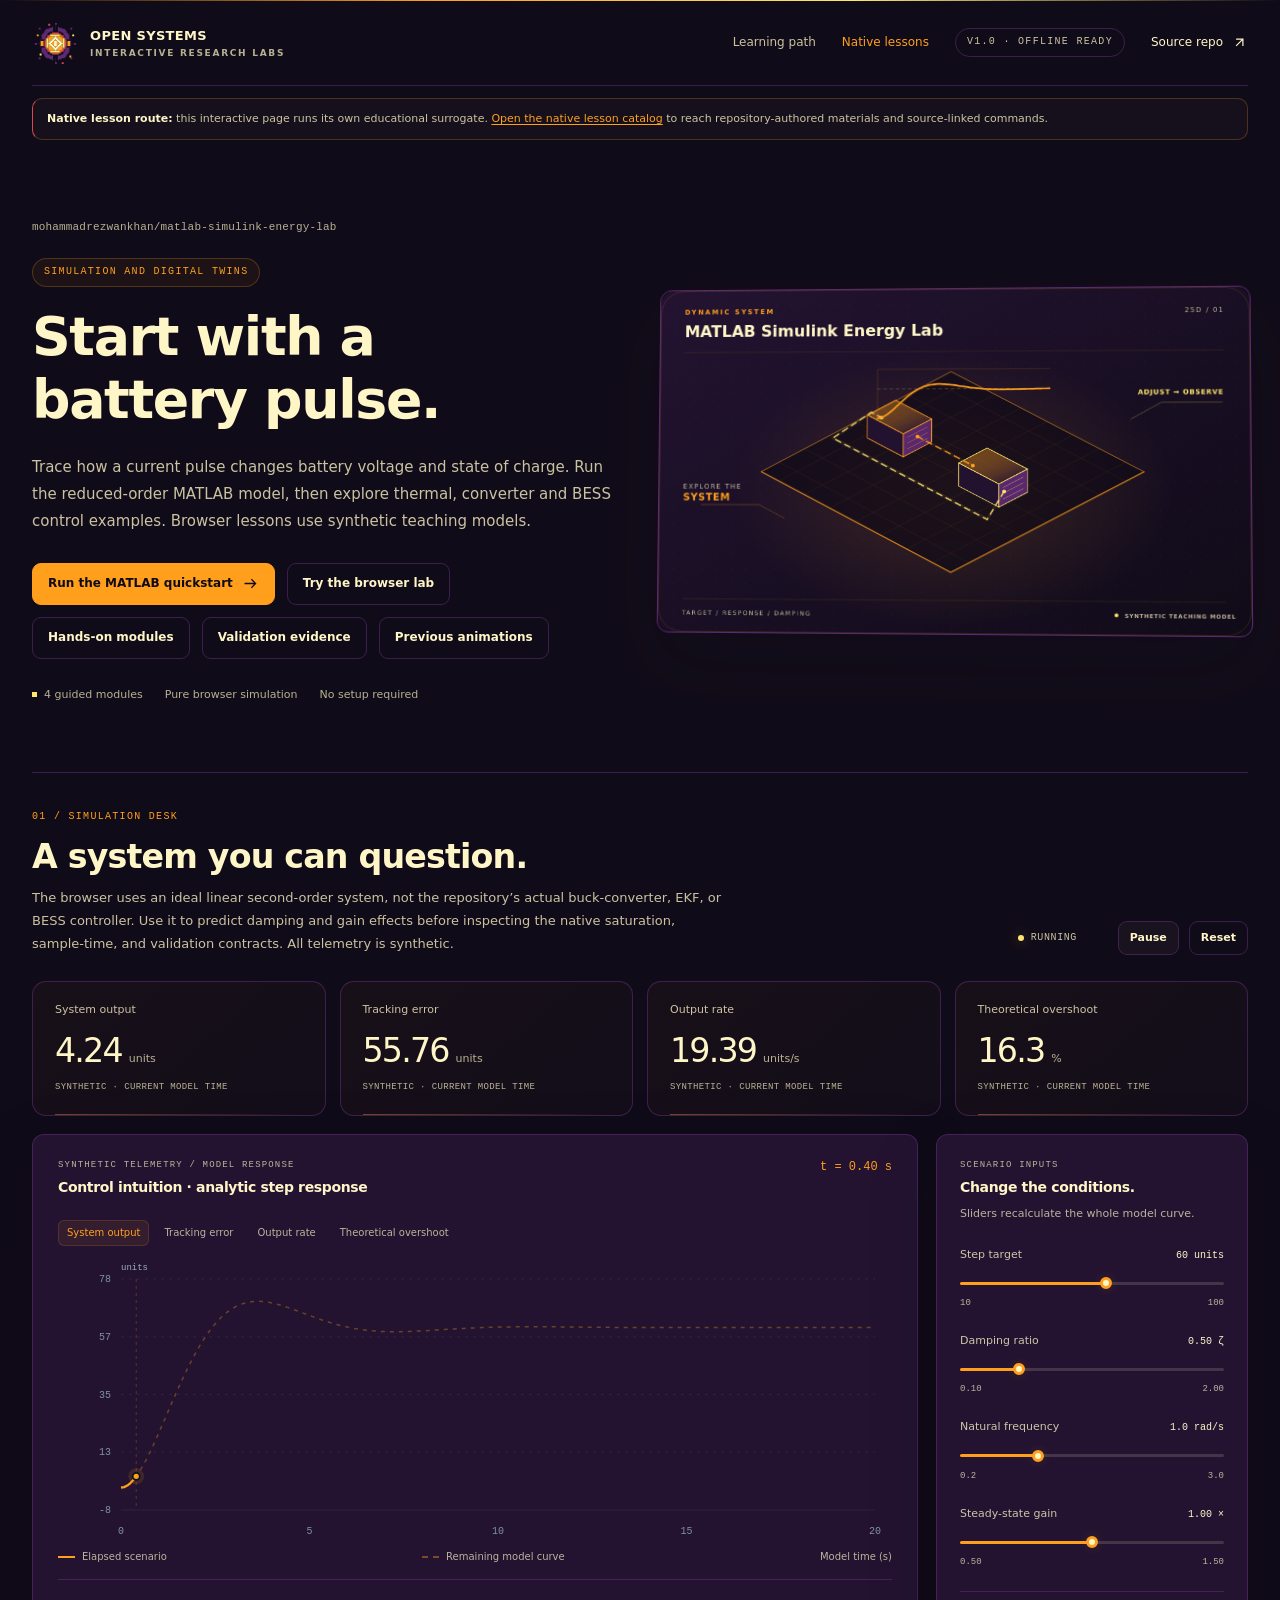
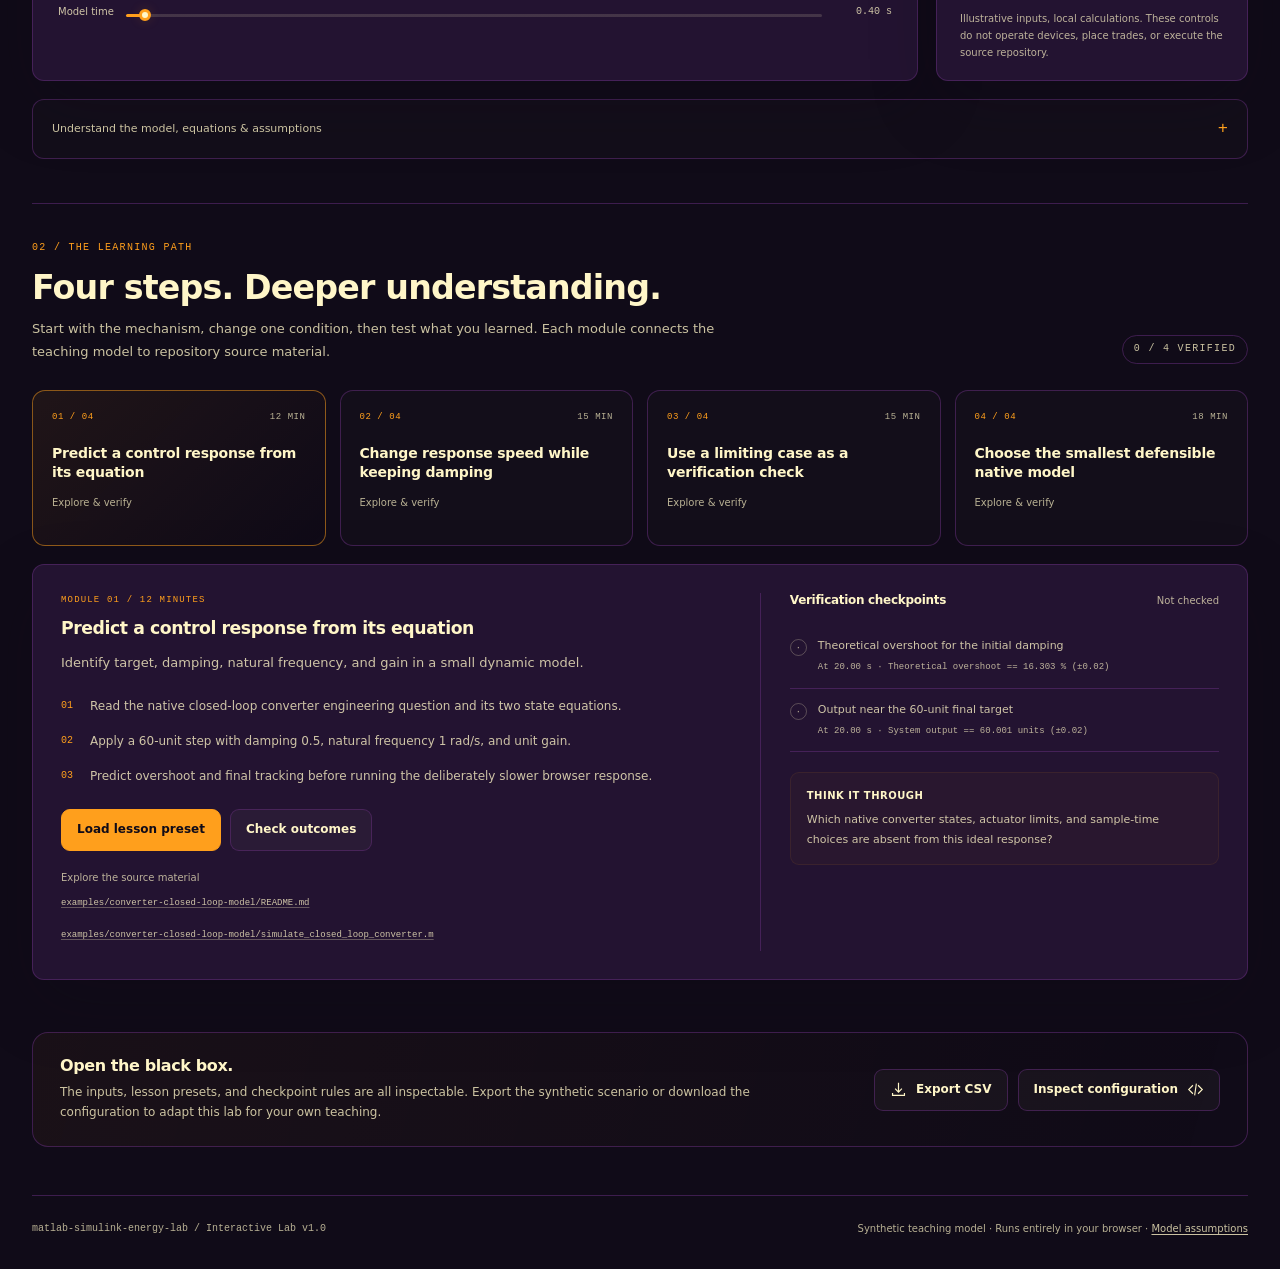
<file: docs/index.html>
<!doctype html>
<html data-avatar-brand="dashboard" data-flagship-build="be32d59612fd29f0a9479d74acdd58006a31e7242b1de181f25dce5ef5389ff1" lang="en" data-flagship-repo="mohammadrezwankhan/matlab-simulink-energy-lab" data-flagship-version="1.0">
<head>
<meta charset="utf-8">
<meta name="viewport" content="width=device-width,initial-scale=1">
<meta name="color-scheme" content="dark">
<link rel="icon" type="image/svg+xml" href="visuals/brand-uniformity/avatar.svg">
<meta name="description" content="Run reduced-order battery, thermal, converter and BESS control models with transparent equations and repeatable testing.">
<link rel="canonical" href="https://mohammadrezwankhan.github.io/matlab-simulink-energy-lab/">
<meta property="og:type" content="website">
<meta property="og:url" content="https://mohammadrezwankhan.github.io/matlab-simulink-energy-lab/">
<meta property="og:title" content="MATLAB &amp; Simulink Energy Lab">
<meta property="og:description" content="Run reduced-order battery, thermal, converter and BESS control models. Start with a battery pulse in MATLAB or explore synthetic lessons in your browser.">
<meta property="og:image" content="https://mohammadrezwankhan.github.io/matlab-simulink-energy-lab/energy-lab-preview.png">
<meta property="og:image:alt" content="Battery pulse experiment showing current, state of charge and terminal voltage over 600 seconds.">
<meta property="og:image:width" content="1200">
<meta property="og:image:height" content="630">
<meta name="twitter:card" content="summary_large_image">
<meta name="twitter:title" content="MATLAB &amp; Simulink Energy Lab">
<meta name="twitter:description" content="Run reduced-order battery, thermal, converter and BESS control models. Start with a battery pulse in MATLAB or explore synthetic lessons in your browser.">
<meta name="twitter:image" content="https://mohammadrezwankhan.github.io/matlab-simulink-energy-lab/energy-lab-preview.png">
<meta name="twitter:image:alt" content="Battery pulse experiment showing current, state of charge and terminal voltage over 600 seconds.">
<title>MATLAB Simulink Energy Lab · Interactive learning lab</title>
<style>
:root{--primary:#ff9f1c;--secondary:#ffe66d;--surface:#100b18;--glow:rgba(255,159,28,.35);--p-rgb:0,229,255;--s-rgb:0,230,118;--ink:#fff6c8;--muted:#fff6c8;--faint:#fff6c8b8;--border:rgba(255,246,200,.14);--card:rgba(16,11,24,.76);--radius:20px;--shadow:0 24px 70px rgba(16,11,24,.18);font-family:Inter,ui-sans-serif,system-ui,-apple-system,BlinkMacSystemFont,"Segoe UI",sans-serif;color:var(--ink);background:#100b18;font-synthesis:none}
*{box-sizing:border-box}html{scroll-behavior:smooth;scroll-padding-top:24px}body{margin:0;background:radial-gradient(ellipse 65% 550px at 82% 0,rgba(var(--p-rgb),.065),transparent),linear-gradient(180deg,var(--surface) -600px,#100b18 900px);font-size:14px;line-height:1.65}body:before{content:"";position:absolute;inset:0 0 auto;height:1px;background:linear-gradient(90deg,transparent,var(--primary),var(--secondary),transparent)}button,input,select{font:inherit}button,a,input,summary{touch-action:manipulation}button{cursor:pointer}a{color:var(--primary);text-decoration:none}a:hover{text-decoration:underline}button:focus-visible,a:focus-visible,summary:focus-visible,input:focus-visible{outline:2px solid var(--primary);outline-offset:4px}button:disabled{cursor:default;opacity:.45}::selection{background:rgba(var(--p-rgb),.28)}h1,h2,h3,p{margin:0}h1,h2,h3{line-height:1.17;letter-spacing:-.035em}h1{font-size:clamp(2.25rem,4.2vw,4rem);font-weight:640;max-width:730px;text-wrap:balance}h2{font-size:clamp(1.6rem,2.6vw,2.25rem);font-weight:580}h3{font-size:1.08rem;font-weight:600}button svg,a svg{width:17px;height:17px;flex:none}svg{overflow:visible}.shell{width:min(1320px,calc(100% - 64px));margin:auto}.topbar{min-height:86px;display:flex;align-items:center;justify-content:space-between;gap:24px;border-bottom:1px solid var(--border)}.brand{display:flex;align-items:center;gap:12px;color:var(--ink);letter-spacing:.025em;font-weight:650;font-size:13px;white-space:nowrap}.brand:hover{text-decoration:none}.brand-icon{width:34px;height:37px;color:var(--primary)}.brand small{display:block;color:var(--faint);font-size:9px;letter-spacing:.19em;font-weight:600;line-height:1.4}.topnav{display:flex;gap:26px;align-items:center;font-size:12px}.topnav a{color:var(--muted)}.topnav .source-link{color:var(--ink);display:flex;align-items:center;gap:8px}.tag,.eyebrow{font-family:ui-monospace,SFMono-Regular,Consolas,monospace;font-size:10px;letter-spacing:.13em;text-transform:uppercase}.tag{border:1px solid var(--border);border-radius:999px;padding:5px 11px;color:var(--muted);display:inline-flex;gap:7px;align-items:center;white-space:nowrap}.tag.accent{color:var(--primary);border-color:rgba(var(--p-rgb),.23);background:rgba(var(--p-rgb),.055)}.hero{display:grid;grid-template-columns:1fr 1.02fr;align-items:center;gap:40px;padding:66px 0 56px}.hero-copy{padding:12px 0}.repo-path{font-family:ui-monospace,SFMono-Regular,Consolas,monospace;color:var(--faint);font-size:11px;letter-spacing:.015em;overflow-wrap:anywhere;margin-bottom:22px}.hero-title{margin-top:19px}.hero-summary{font-size:15px;line-height:1.8;color:var(--muted);max-width:600px;margin-top:22px}.hero-actions{display:flex;gap:12px;flex-wrap:wrap;margin-top:28px}.btn{display:inline-flex;align-items:center;justify-content:center;gap:9px;min-height:42px;border:1px solid var(--border);border-radius:9px;padding:9px 15px;font-size:12px;font-weight:600;color:var(--ink);background:rgba(255,246,200,.035);transition:background .16s,border-color .16s,transform .16s;text-align:center}.btn:hover{background:rgba(255,246,200,.075);text-decoration:none;border-color:rgba(255,246,200,.28)}.btn.primary{color:#100b18;background:var(--primary);border-color:var(--primary);box-shadow:0 4px 24px rgba(var(--p-rgb),.10)}.btn.primary:hover{filter:brightness(1.08)}.btn.quiet{background:transparent}.btn.compact{min-height:34px;padding:6px 11px;font-size:11px}.btn.icon{padding:8px;min-width:36px}.hero-notes{margin-top:27px;display:flex;gap:22px;align-items:center;font-size:11px;color:var(--faint)}.hero-notes span{display:flex;align-items:center;gap:7px}.mini-square{width:5px;height:5px;background:var(--secondary);display:inline-block}.hero-art{position:relative;min-width:0;transform:perspective(1100px) rotateY(-3deg) rotateX(2deg);transform-origin:center;filter:drop-shadow(0 30px 34px rgba(16,11,24,.23))}.hero-art:after{content:"";position:absolute;inset:0;border-radius:24px;border:1px solid rgba(var(--p-rgb),.14);pointer-events:none}.hero-art>svg{display:block;width:100%;height:auto;border-radius:24px}.section{padding:36px 0 44px;border-top:1px solid var(--border)}.section-heading{display:flex;align-items:flex-end;justify-content:space-between;gap:24px;margin-bottom:26px}.eyebrow{color:var(--primary);margin-bottom:13px}.section-description{font-size:13px;color:var(--muted);margin-top:10px;max-width:690px;line-height:1.75}.section-controls{display:flex;align-items:center;gap:10px;flex:none}.run-status{font-family:ui-monospace,SFMono-Regular,Consolas,monospace;font-size:10px;letter-spacing:.06em;color:var(--muted);display:flex;align-items:center;gap:7px;min-width:90px}.run-status .dot{width:6px;height:6px;border-radius:50%;background:var(--secondary);box-shadow:0 0 13px rgba(var(--s-rgb),.4)}.run-status.paused .dot{background:var(--faint);box-shadow:none}.metric-grid{display:grid;grid-template-columns:repeat(4,minmax(0,1fr));gap:14px;margin-bottom:18px}.metric-card{border:1px solid var(--border);border-radius:14px;background:linear-gradient(140deg,rgba(var(--p-rgb),.035),rgba(255,246,200,.014));padding:20px 22px;min-width:0;position:relative;overflow:hidden}.metric-card:before{content:"";position:absolute;left:22px;right:22px;bottom:0;height:1px;background:linear-gradient(90deg,var(--primary),transparent);opacity:.4}.metric-label{font-size:11px;color:var(--muted);white-space:normal;line-height:1.4;min-height:16px}.metric-reading{display:flex;align-items:baseline;gap:7px;margin-top:11px;white-space:nowrap;font-variant-numeric:tabular-nums}.metric-value{font-size:clamp(1.7rem,2.6vw,2.35rem);font-weight:540;line-height:1.3;letter-spacing:-.055em}.metric-unit{color:var(--faint);font-size:11px}.metric-caption{font-family:ui-monospace,SFMono-Regular,Consolas,monospace;font-size:9px;color:var(--faint);margin-top:7px;letter-spacing:.04em}.workbench{display:grid;grid-template-columns:minmax(0,1fr) 312px;gap:18px}.panel{border:1px solid var(--border);border-radius:var(--radius);background:var(--card);box-shadow:var(--shadow);min-width:0}.chart-panel{padding:23px 25px 18px;overflow:hidden}.panel-topline{display:flex;align-items:flex-start;justify-content:space-between;gap:20px}.panel-kicker{color:var(--faint);font-family:ui-monospace,SFMono-Regular,Consolas,monospace;font-size:9px;letter-spacing:.13em;text-transform:uppercase;margin-bottom:6px}.panel-title{font-size:14px;font-weight:600;letter-spacing:-.02em;line-height:1.4}.chart-time{font-family:ui-monospace,SFMono-Regular,Consolas,monospace;font-size:12px;color:var(--primary);white-space:nowrap}.chart-tabs{display:flex;gap:6px;flex-wrap:wrap;margin-top:22px}.chart-tab{border:1px solid transparent;background:transparent;color:var(--faint);border-radius:6px;padding:5px 8px;font-size:10px;line-height:1.4}.chart-tab:hover{color:var(--ink);background:rgba(255,246,200,.04)}.chart-tab[aria-pressed=true]{background:rgba(var(--p-rgb),.075);color:var(--primary);border-color:rgba(var(--p-rgb),.16)}.canvas-wrap{position:relative;width:100%;height:285px;margin-top:14px}canvas{display:block;width:100%;height:100%}.chart-legend{display:flex;justify-content:space-between;align-items:center;gap:15px;color:var(--faint);font-size:10px;padding:4px 0 14px;border-bottom:1px solid var(--border)}.chart-legend span{display:flex;align-items:center;gap:7px}.legend-line{display:inline-block;width:17px;height:2px;background:var(--primary)}.legend-line.future{height:0;background:none;border-top:2px dashed rgba(var(--p-rgb),.4)}.time-control{display:flex;align-items:center;gap:12px;margin-top:15px}.time-control label{font-size:10px;color:var(--muted);white-space:nowrap}.time-control input{flex:1;min-width:0}.time-control output{font-family:ui-monospace,SFMono-Regular,Consolas,monospace;color:var(--muted);font-size:10px;min-width:58px;text-align:right}.controls-panel{padding:23px 23px 19px}.panel-subtitle{font-size:11px;color:var(--faint);margin-top:7px;line-height:1.6}.sliders{margin-top:24px}.slider-item{margin-top:22px}.slider-item:first-child{margin-top:0}.slider-label{display:flex;align-items:baseline;justify-content:space-between;gap:8px;font-size:11px;color:var(--muted);line-height:1.5}.slider-label output{font-family:ui-monospace,SFMono-Regular,Consolas,monospace;color:var(--ink);font-size:10px;white-space:nowrap}.slider-range{display:flex;justify-content:space-between;font-family:ui-monospace,SFMono-Regular,Consolas,monospace;font-size:9px;color:var(--faint);margin-top:1px}input[type=range]{appearance:none;-webkit-appearance:none;display:block;width:100%;height:22px;margin:9px 0 2px;background:transparent;cursor:pointer}input[type=range]::-webkit-slider-runnable-track{height:3px;border-radius:8px;background:linear-gradient(90deg,var(--primary) 0,var(--primary) var(--fill,50%),rgba(255,246,200,.15) var(--fill,50%))}input[type=range]::-moz-range-track{height:3px;border-radius:8px;background:rgba(255,246,200,.15)}input[type=range]::-moz-range-progress{height:3px;background:var(--primary)}input[type=range]::-webkit-slider-thumb{appearance:none;-webkit-appearance:none;width:12px;height:12px;background:#fff6c8;border:3px solid var(--primary);border-radius:50%;margin-top:-4.5px;box-shadow:0 0 12px rgba(var(--p-rgb),.15)}input[type=range]::-moz-range-thumb{width:7px;height:7px;background:#fff6c8;border:3px solid var(--primary);border-radius:50%}.controls-note{padding-top:18px;margin-top:21px;border-top:1px solid var(--border);color:var(--faint);font-size:10px;line-height:1.7}.method{margin-top:18px;border:1px solid var(--border);border-radius:12px;background:rgba(255,246,200,.014)}.method summary{cursor:pointer;display:flex;align-items:center;justify-content:space-between;gap:18px;padding:15px 19px;color:var(--muted);font-size:11px;list-style:none}.method summary::-webkit-details-marker{display:none}.method summary:after{content:"+";font-family:ui-monospace,monospace;color:var(--primary);font-size:17px}.method[open] summary:after{content:"−"}.method-body{padding:3px 21px 20px}.equation{font-family:ui-monospace,SFMono-Regular,Consolas,monospace;font-size:11px;color:var(--primary);line-height:1.9;white-space:pre-wrap;overflow-wrap:anywhere;padding:14px 16px;border-radius:9px;background:rgba(var(--p-rgb),.035);margin:0 0 14px}.method-body ul{padding-left:18px;margin:0;color:var(--muted);font-size:11px;line-height:1.8}.method-body li+li{margin-top:4px}.module-grid{display:grid;grid-template-columns:repeat(4,minmax(0,1fr));gap:14px;margin-bottom:18px}.module-button{display:flex;flex-direction:column;text-align:left;border:1px solid var(--border);border-radius:13px;background:rgba(255,246,200,.015);padding:19px;min-height:156px;color:var(--ink);width:100%;position:relative;transition:border-color .2s,background .2s}.module-button:hover{border-color:rgba(var(--p-rgb),.35);background:rgba(var(--p-rgb),.025)}.module-button[aria-selected=true]{border-color:rgba(var(--p-rgb),.5);background:linear-gradient(135deg,rgba(var(--p-rgb),.065),transparent)}.module-meta{font-family:ui-monospace,SFMono-Regular,Consolas,monospace;display:flex;align-items:center;justify-content:space-between;gap:8px;font-size:9px;color:var(--faint);letter-spacing:.06em;width:100%;margin-bottom:19px}.module-index{color:var(--primary)}.module-title{font-size:14px;font-weight:570;line-height:1.4;letter-spacing:-.015em;overflow-wrap:anywhere}.module-state{font-size:10px;color:var(--faint);margin-top:12px}.module-state.completed{color:var(--secondary)}.lesson-panel{padding:28px;display:grid;grid-template-columns:minmax(0,1.18fr) minmax(280px,.82fr);gap:38px}.lesson-eyebrow{font-family:ui-monospace,SFMono-Regular,Consolas,monospace;color:var(--primary);font-size:9px;letter-spacing:.13em;text-transform:uppercase;margin-bottom:10px}.lesson-objective{font-size:13px;color:var(--muted);line-height:1.8;margin-top:13px}.lesson-steps{list-style:none;counter-reset:steps;padding:0;margin:22px 0}.lesson-steps li{counter-increment:steps;position:relative;padding-left:29px;color:var(--muted);font-size:12px;line-height:1.8;margin-top:13px}.lesson-steps li:before{content:counter(steps,decimal-leading-zero);position:absolute;left:0;top:1px;color:var(--primary);font-family:ui-monospace,monospace;font-size:10px}.lesson-actions{display:flex;flex-wrap:wrap;gap:9px;margin-top:21px}.check-area{border-left:1px solid var(--border);padding-left:29px;min-width:0}.checks-heading{display:flex;justify-content:space-between;gap:10px;align-items:baseline}.checks-heading h3{font-size:12px;letter-spacing:0}.check-status{color:var(--faint);font-size:10px}.checks{margin-top:16px}.check-row{padding:12px 0;border-bottom:1px solid var(--border)}.check-top{display:flex;gap:11px;align-items:flex-start;font-size:11px;color:var(--muted);line-height:1.65}.check-icon{width:17px;height:17px;flex:none;border:1px solid rgba(255,246,200,.25);border-radius:50%;font-size:10px;text-align:center;line-height:15px;color:var(--faint);margin-top:2px}.check-row.pass .check-icon{border-color:rgba(var(--s-rgb),.4);color:var(--secondary);background:rgba(var(--s-rgb),.07)}.check-row.fail .check-icon{border-color:rgba(255,246,200,.4);color:#fff6c8}.check-value{font-family:ui-monospace,SFMono-Regular,Consolas,monospace;font-size:9px;color:var(--faint);padding-left:28px;margin-top:4px;line-height:1.7;overflow-wrap:anywhere}.check-row.pass .check-value{color:var(--secondary)}.check-row.fail .check-value{color:#fff6c8}.reflection{font-size:11px;line-height:1.8;color:var(--muted);padding:14px 16px;border-radius:9px;background:rgba(var(--p-rgb),.03);border:1px solid rgba(var(--p-rgb),.08);margin-top:20px}.reflection strong{display:block;color:var(--ink);font-size:10px;letter-spacing:.05em;margin-bottom:5px;text-transform:uppercase;font-weight:600}.lesson-sources{margin-top:17px;font-size:10px;color:var(--faint);line-height:1.9;overflow-wrap:anywhere}.lesson-sources a{display:flex;align-items:center;min-height:32px;padding:4px 0;color:var(--muted);font-family:ui-monospace,SFMono-Regular,Consolas,monospace;font-size:9px;text-decoration:underline;text-decoration-color:rgba(255,246,200,.3);text-underline-offset:3px}.about-strip{display:flex;align-items:center;justify-content:space-between;gap:30px;border:1px solid var(--border);border-radius:16px;padding:24px 27px;background:linear-gradient(105deg,rgba(var(--p-rgb),.045),transparent);margin:8px 0 48px}.about-strip h3{font-size:16px;font-weight:550}.about-strip p{font-size:12px;color:var(--muted);margin-top:7px;max-width:760px}.about-actions{display:flex;gap:10px;flex:none}.footer{display:flex;justify-content:space-between;gap:20px;align-items:center;border-top:1px solid var(--border);padding:25px 0 31px;font-size:10px;color:var(--faint)}.footer span:first-child{font-family:ui-monospace,SFMono-Regular,Consolas,monospace}.footer a{color:var(--muted);text-decoration:underline;text-underline-offset:.22em}.toast{position:fixed;left:50%;bottom:23px;transform:translateX(-50%) translateY(14px);border:1px solid rgba(var(--p-rgb),.25);background:#231331;box-shadow:0 15px 50px rgba(16,11,24,.4);padding:11px 17px;border-radius:10px;color:var(--ink);font-size:12px;opacity:0;pointer-events:none;max-width:min(90vw,600px);width:max-content;z-index:10;transition:opacity .2s,transform .2s}.toast.visible{opacity:1;transform:translateX(-50%) translateY(0)}.drawer{position:fixed;inset:0 0 0 auto;margin:0;height:100dvh;max-height:100dvh;width:min(650px,100%);max-width:100%;border:0;border-left:1px solid var(--border);padding:0;background:#231331;color:var(--ink);box-shadow:-25px 0 100px rgba(16,11,24,.4)}.drawer::backdrop{background:rgba(16,11,24,.75);backdrop-filter:blur(5px)}.drawer-layout{display:flex;flex-direction:column;height:100%;min-height:0}.drawer-header{padding:25px 27px 20px;border-bottom:1px solid var(--border);flex:none}.drawer-header-row{display:flex;justify-content:space-between;align-items:flex-start;gap:20px}.drawer h2{font-size:24px}.drawer-intro{font-size:12px;color:var(--muted);line-height:1.8;margin-top:13px}.drawer-toolbar{display:flex;gap:9px;flex-wrap:wrap;margin-top:18px}.drawer-body{padding:22px 27px;overflow:auto;min-height:0}.config-meta{display:grid;grid-template-columns:1fr 1fr;gap:12px;margin-bottom:18px}.config-meta div{padding:12px;background:rgba(255,246,200,.025);border:1px solid var(--border);border-radius:9px;font-size:11px;color:var(--muted);overflow-wrap:anywhere}.config-meta strong{display:block;font-family:ui-monospace,monospace;font-size:9px;color:var(--faint);letter-spacing:.1em;font-weight:500;text-transform:uppercase;margin-bottom:4px}.code-label{font-family:ui-monospace,monospace;font-size:10px;color:var(--primary);margin:20px 0 11px}.config-code{font-family:ui-monospace,SFMono-Regular,Consolas,monospace;font-size:10px;line-height:1.8;margin:0;padding:17px;background:#100b18;border:1px solid var(--border);border-radius:10px;white-space:pre;overflow:auto;tab-size:2;max-width:100%;color:#fff6c8}.drawer-footer{border-top:1px solid var(--border);font-size:10px;color:var(--faint);padding:14px 27px;flex:none}.visually-hidden{position:absolute!important;width:1px;height:1px;padding:0;margin:-1px;overflow:hidden;clip:rect(0,0,0,0);white-space:nowrap;border:0}.skip-link{position:absolute;left:20px;top:-100px;background:var(--primary);color:#100b18;border-radius:6px;padding:10px 18px;z-index:99}.skip-link:focus{top:12px}.error-banner{border:1px solid #fff6c8;border-radius:12px;background:#231331;color:#fff6c8;padding:20px;margin:30px auto}.hidden{display:none!important}
@media(min-width:1440px){.hero{gap:65px}.hero-art{margin-left:0;margin-right:-6px}.canvas-wrap{height:310px}}
@media(max-width:1100px){.shell{width:calc(100% - 44px)}.hero{gap:28px;padding-top:48px}.hero-summary{font-size:13px}.workbench{grid-template-columns:minmax(0,1fr) 280px}.controls-panel{padding:20px}.module-button{padding:16px}.lesson-panel{gap:26px}.check-area{padding-left:24px}.topnav{gap:19px}.metric-card{padding:17px}.metric-card:before{left:17px;right:17px}}
@media(max-width:820px){.hero{grid-template-columns:1fr;gap:30px;padding:37px 0 35px}.hero-copy{max-width:640px}.hero-title{font-size:clamp(2.35rem,6.5vw,3.9rem)}.hero-summary{font-size:14px;max-width:660px}.hero-art{max-width:720px;width:100%;transform:none}.repo-path{margin-bottom:16px}.hero-notes{margin-top:23px}.workbench{grid-template-columns:1fr}.controls-panel{display:block;padding:23px}.sliders{display:grid;grid-template-columns:repeat(2,minmax(0,1fr));gap:21px 32px;margin-top:23px}.slider-item{margin:0}.controls-note{margin-top:21px;padding-top:14px}.metric-value{font-size:1.75rem}.metric-label{font-size:10px;min-height:28px}.metric-reading{gap:4px}.metric-unit{font-size:9px}.metric-caption{font-size:8px}.module-grid{grid-template-columns:repeat(2,minmax(0,1fr))}.module-button{min-height:139px}.lesson-panel{grid-template-columns:1fr;padding:24px;gap:25px}.check-area{padding-left:0;border-left:0;border-top:1px solid var(--border);padding-top:25px}.about-strip{align-items:flex-start;flex-direction:column;gap:20px}.section-controls{gap:8px}.section-heading{gap:20px}.topnav .nav-secondary{display:none}.canvas-wrap{height:290px}}
@media(max-width:560px){.shell{width:calc(100% - 32px)}.topbar{min-height:73px;gap:12px}.brand{gap:8px;font-size:11px}.brand-icon{width:27px;height:30px}.brand small{font-size:7px}.topnav{gap:10px}.topnav .tag{display:none}.topnav .source-link{font-size:11px;gap:5px}.hero{padding-top:30px;gap:25px}.hero-title{font-size:clamp(2rem,8.8vw,2.8rem);line-height:1.12}.hero-summary{font-size:13px;margin-top:18px}.hero-actions{margin-top:22px;gap:8px}.btn{padding:9px 12px;font-size:11px;min-height:41px}.hero-notes{font-size:9px;gap:15px}.hero-art>svg{border-radius:15px}.hero-art:after{border-radius:15px}.tag{font-size:8px;padding:4px 9px}.repo-path{font-size:9px;margin-bottom:14px}.section{padding:29px 0 32px}.section-heading{display:block;margin-bottom:21px}.eyebrow{font-size:9px;margin-bottom:11px}.section-description{font-size:12px}.section-controls{margin-top:18px}.metric-grid{grid-template-columns:repeat(2,minmax(0,1fr));gap:10px;margin-bottom:14px}.metric-label{min-height:0;font-size:10px}.metric-value{font-size:2rem}.metric-card{padding:16px}.metric-caption{font-size:8px}.metric-unit{font-size:10px}.workbench{gap:14px}.chart-panel{padding:19px 14px 16px}.panel-topline{gap:13px}.panel-title{font-size:12px}.chart-time{font-size:10px}.chart-tabs{gap:4px;margin-top:18px}.chart-tab{font-size:9px;padding:5px 6px}.canvas-wrap{height:240px;margin-top:10px}.chart-legend{font-size:8px;gap:10px;align-items:flex-start}.chart-legend span{gap:5px;line-height:1.5}.legend-line{width:13px;margin-top:5px;flex:none}.time-control{gap:8px}.time-control label,.time-control output{font-size:9px}.time-control output{min-width:47px}.controls-panel{padding:20px}.sliders{grid-template-columns:1fr;gap:22px}.slider-label{font-size:11px}.method summary{font-size:10px;padding:13px 15px}.method-body{padding:2px 15px 17px}.equation{font-size:10px;padding:12px}.module-grid{gap:10px;margin-bottom:14px}.module-button{padding:14px;min-height:145px}.module-meta{font-size:8px;margin-bottom:15px}.module-title{font-size:12px}.module-state{font-size:9px}.lesson-panel{padding:20px}.lesson-objective{font-size:12px}.lesson-steps li{font-size:11px}.lesson-sources a{font-size:9px}.about-strip{padding:21px;margin-bottom:34px}.about-strip h3{font-size:15px}.about-strip p{font-size:11px}.about-actions{flex-wrap:wrap;gap:8px}.footer{display:block;font-size:9px;padding:22px 0}.footer span{display:block}.footer span+span{margin-top:9px}.drawer-header{padding:22px 19px 18px}.drawer-body{padding:18px 19px}.drawer-footer{padding:13px 19px}.drawer h2{font-size:21px}.drawer-intro{font-size:11px}.config-code{font-size:9px;padding:13px}.config-meta{gap:9px}.config-meta div{font-size:10px;padding:10px}.toast{font-size:11px;bottom:15px;max-width:calc(100vw - 26px)}}
@media(prefers-reduced-motion:reduce){html{scroll-behavior:auto}*,*:before,*:after{animation:none!important;transition:none!important}.hero-art{transform:none}}

.native-lessons-link{white-space:nowrap;color:var(--primary)!important}.native-surface-note{margin:12px 0 0;padding:11px 14px;border:1px solid rgba(var(--p-rgb),.24);border-left:4px solid #d94a4a;border-radius:8px;background:rgba(255,246,200,.025);color:var(--muted);font-size:11px;line-height:1.65}.native-surface-note strong{color:var(--ink)}.native-surface-note a{color:var(--primary);text-decoration:underline;text-underline-offset:.22em}@media(max-width:560px){.native-lessons-link{font-size:10px}.native-surface-note{margin-top:8px;padding:9px 11px}}
</style>
<link rel="stylesheet" href="visuals/brand-uniformity/brand.css">
</head>
<body>
<a class="skip-link" href="#simulation">Skip to simulation</a>
<div class="shell" id="app-shell">
<header class="topbar">
<a class="brand" href="#top"><img class="brand-avatar" data-brand-decoration="true" src="visuals/brand-uniformity/avatar.svg" width="48" height="48" alt=""><svg class="brand-icon" viewBox="0 0 36 40" fill="none" aria-hidden="true"><path d="M18 2 34 11v18L18 38 2 29V11Z" stroke="currentColor" stroke-width="1.4"/><path d="m2 11 16 9 16-9M18 20v18M10 15.5v-9M26 24.5v9" stroke="currentColor" stroke-opacity=".45"/><path d="m18 10 8 4.5v9L18 28l-8-4.5v-9Z" fill="currentColor" fill-opacity=".16" stroke="currentColor" stroke-width="1.1"/></svg><span>OPEN SYSTEMS<small>INTERACTIVE RESEARCH LABS</small></span></a>
<nav class="topnav" aria-label="Main navigation"><a class="nav-secondary" href="#lessons">Learning path</a><a class="native-lessons-link" href="native-lessons.html">Native lessons</a><span class="tag">v1.0 · offline ready</span><a class="source-link" id="top-source" href="#sources" target="_blank" rel="noopener noreferrer">Source repo <svg viewBox="0 0 20 20" fill="none" aria-hidden="true"><path d="M6 14 14 6M6 6h8v8" stroke="currentColor" stroke-width="1.4"/></svg></a></nav>
</header>
<aside class="native-surface-note" role="note"><strong>Native lesson route:</strong> this interactive page runs its own educational surrogate. <a href="native-lessons.html">Open the native lesson catalog</a> to reach repository-authored materials and source-linked commands.</aside><main id="top">
<section class="hero" aria-labelledby="hero-title">
<div class="hero-copy"><p class="repo-path" id="repo-path"></p><span class="tag accent" id="domain-tag">INTERACTIVE ENGINEERING LAB</span><h1 class="hero-title" id="hero-title">Start with a battery pulse.</h1><p class="hero-summary" id="hero-summary">Trace how a current pulse changes battery voltage and state of charge. Run the reduced-order MATLAB model, then explore thermal, converter and BESS control examples. Browser lessons use synthetic teaching models.</p><div class="hero-actions"><a class="btn primary" href="https://github.com/mohammadrezwankhan/matlab-simulink-energy-lab#one-command-matlab-quickstart">Run the MATLAB quickstart <svg viewBox="0 0 20 20" fill="none" aria-hidden="true"><path d="M3 10h13m-5-5 5 5-5 5" stroke="currentColor" stroke-width="1.5"/></svg></a><a class="btn quiet" href="#simulation">Try the browser lab</a><a class="btn quiet" href="#lessons">Hands-on modules</a><a class="btn quiet" href="https://github.com/mohammadrezwankhan/matlab-simulink-energy-lab/blob/main/docs/validation-results.md">Validation evidence</a><a class="btn quiet previous-animations-link" href="animations/">Previous animations</a></div><div class="hero-notes"><span><i class="mini-square" aria-hidden="true"></i><span id="hero-module-count">4 guided modules</span></span><span>Pure browser simulation</span><span>No setup required</span></div></div>
<div class="hero-art"><svg xmlns="http://www.w3.org/2000/svg" width="960" height="560" viewBox="0 0 960 560" role="img" aria-labelledby="h-matlab-simulink-energy-lab-title h-matlab-simulink-energy-lab-desc">
<title id="h-matlab-simulink-energy-lab-title">MATLAB Simulink Energy Lab — 2.5D teaching laboratory</title>
<desc id="h-matlab-simulink-energy-lab-desc">An isometric vector illustration of dynamic system. Decorative animation only; all dashboard telemetry is synthetic.</desc>
<defs>
      <linearGradient id="h-matlab-simulink-energy-lab-bg" x2="1" y2="1"><stop stop-color="#231331"/><stop offset="1" stop-color="#100b18"/></linearGradient>
      <linearGradient id="h-matlab-simulink-energy-lab-top" x2="0.8" y2="1"><stop stop-color="#ff9f1c" stop-opacity=".3"/><stop offset="1" stop-color="#231331"/></linearGradient>
      <radialGradient id="h-matlab-simulink-energy-lab-halo"><stop stop-color="#ff9f1c" stop-opacity=".16"/><stop offset="1" stop-color="#ff9f1c" stop-opacity="0"/></radialGradient>
      <pattern id="h-matlab-simulink-energy-lab-dots" width="24" height="24" patternUnits="userSpaceOnUse"><circle cx="1" cy="1" r=".7" fill="#fff6c8" opacity=".12"/></pattern>
      <clipPath id="h-matlab-simulink-energy-lab-clip"><rect width="960" height="560" rx="24"/></clipPath>
    </defs>
    <style>
      text{font-family:ui-sans-serif,system-ui,-apple-system,BlinkMacSystemFont,'Segoe UI',sans-serif}
      .flow{animation:h-matlab-simulink-energy-lab-flow 4.8s linear 1 both}
      .float{animation:h-matlab-simulink-energy-lab-float 4.8s ease-in-out 1 both}
      .signal{animation:h-matlab-simulink-energy-lab-signal 4.8s ease-in-out 1 both}
      @keyframes h-matlab-simulink-energy-lab-flow{to{stroke-dashoffset:-34}}
      @keyframes h-matlab-simulink-energy-lab-float{50%{transform:translateY(-6px)}}
      @keyframes h-matlab-simulink-energy-lab-signal{50%{opacity:.35}}
      @media(prefers-reduced-motion:reduce){.flow,.float,.signal{animation:none!important}}
    </style>
    <g clip-path="url(#h-matlab-simulink-energy-lab-clip)">
      <rect width="960" height="560" rx="24" fill="url(#h-matlab-simulink-energy-lab-bg)"/>
      <rect width="960" height="560" fill="url(#h-matlab-simulink-energy-lab-dots)"/>
      <ellipse cx="480" cy="326" rx="360" ry="225" fill="url(#h-matlab-simulink-energy-lab-halo)"/>
      <path d="M40 102H920" stroke="#ff9f1c" stroke-opacity=".16"/>

<text x="40" y="39" fill="#ff9f1c" font-size="11" font-weight="700" letter-spacing="2.8">DYNAMIC SYSTEM</text>
<text x="40" y="76" fill="#fff6c8" font-size="26" font-weight="600" >MATLAB Simulink Energy Lab</text>
<text x="920" y="40" fill="#fff6c8b8" font-size="11" font-weight="500" text-anchor="end" letter-spacing="2">25D / 01</text>
<polygon points="480.0,135.2 790.8,298.0 480.0,460.8 169.2,298.0" fill="#100b18" stroke="#ff9f1c" stroke-width="1.2" opacity="0.7" />
<polyline points="509.4,150.6 198.6,313.4" fill="none" stroke="#ff9f1c" stroke-width="0.7" opacity="0.14" stroke-linecap="round" stroke-linejoin="round" />
<polyline points="450.6,150.6 761.4,313.4" fill="none" stroke="#ff9f1c" stroke-width="0.7" opacity="0.14" stroke-linecap="round" stroke-linejoin="round" />
<polyline points="551.4,172.6 240.6,335.4" fill="none" stroke="#ff9f1c" stroke-width="0.7" opacity="0.14" stroke-linecap="round" stroke-linejoin="round" />
<polyline points="408.6,172.6 719.4,335.4" fill="none" stroke="#ff9f1c" stroke-width="0.7" opacity="0.14" stroke-linecap="round" stroke-linejoin="round" />
<polyline points="593.4,194.6 282.6,357.4" fill="none" stroke="#ff9f1c" stroke-width="0.7" opacity="0.14" stroke-linecap="round" stroke-linejoin="round" />
<polyline points="366.6,194.6 677.4,357.4" fill="none" stroke="#ff9f1c" stroke-width="0.7" opacity="0.14" stroke-linecap="round" stroke-linejoin="round" />
<polyline points="635.4,216.6 324.6,379.4" fill="none" stroke="#ff9f1c" stroke-width="0.7" opacity="0.14" stroke-linecap="round" stroke-linejoin="round" />
<polyline points="324.6,216.6 635.4,379.4" fill="none" stroke="#ff9f1c" stroke-width="0.7" opacity="0.14" stroke-linecap="round" stroke-linejoin="round" />
<polyline points="677.4,238.6 366.6,401.4" fill="none" stroke="#ff9f1c" stroke-width="0.7" opacity="0.14" stroke-linecap="round" stroke-linejoin="round" />
<polyline points="282.6,238.6 593.4,401.4" fill="none" stroke="#ff9f1c" stroke-width="0.7" opacity="0.14" stroke-linecap="round" stroke-linejoin="round" />
<polyline points="719.4,260.6 408.6,423.4" fill="none" stroke="#ff9f1c" stroke-width="0.7" opacity="0.14" stroke-linecap="round" stroke-linejoin="round" />
<polyline points="240.6,260.6 551.4,423.4" fill="none" stroke="#ff9f1c" stroke-width="0.7" opacity="0.14" stroke-linecap="round" stroke-linejoin="round" />
<polyline points="761.4,282.6 450.6,445.4" fill="none" stroke="#ff9f1c" stroke-width="0.7" opacity="0.14" stroke-linecap="round" stroke-linejoin="round" />
<polyline points="198.6,282.6 509.4,445.4" fill="none" stroke="#ff9f1c" stroke-width="0.7" opacity="0.14" stroke-linecap="round" stroke-linejoin="round" />
<polyline points="169.2,298.0 480.0,460.8 790.8,298.0" fill="none" stroke="#ff9f1c" stroke-width="1.8" opacity="0.6" stroke-linecap="round" stroke-linejoin="round" />
<g class="float">
<polygon points="343.5,243.1 402.3,273.9 402.3,236.4 343.5,205.6" fill="#231331" stroke="#ff9f1c" stroke-width="1.2" opacity="0.95" />
<polygon points="448.5,249.7 402.3,273.9 402.3,236.4 448.5,212.2" fill="#5c2a72" stroke="#ff9f1c" stroke-width="1.2" opacity="0.95" />
<polygon points="389.7,181.4 448.5,212.2 402.3,236.4 343.5,205.6" fill="url(#h-matlab-simulink-energy-lab-top)" stroke="#ff9f1c" stroke-width="1.2" opacity="1" />
<polyline points="441.6,244.0 409.2,260.9" fill="none" stroke="#ff9f1c" stroke-width="1" opacity="0.5" stroke-linecap="round" stroke-linejoin="round" />
<polyline points="441.6,234.6 409.2,251.5" fill="none" stroke="#ff9f1c" stroke-width="1" opacity="0.5" stroke-linecap="round" stroke-linejoin="round" />
<polyline points="441.6,225.2 409.2,242.1" fill="none" stroke="#ff9f1c" stroke-width="1" opacity="0.5" stroke-linecap="round" stroke-linejoin="round" />
<polygon points="492.6,321.2 557.7,355.3 557.7,317.8 492.6,283.7" fill="#231331" stroke="#ffe66d" stroke-width="1.2" opacity="0.95" />
<polygon points="603.9,331.1 557.7,355.3 557.7,317.8 603.9,293.6" fill="#5c2a72" stroke="#ffe66d" stroke-width="1.2" opacity="0.95" />
<polygon points="538.8,259.5 603.9,293.6 557.7,317.8 492.6,283.7" fill="url(#h-matlab-simulink-energy-lab-top)" stroke="#ffe66d" stroke-width="1.2" opacity="1" />
<polyline points="597.0,325.4 564.6,342.3" fill="none" stroke="#ffe66d" stroke-width="1" opacity="0.5" stroke-linecap="round" stroke-linejoin="round" />
<polyline points="597.0,316.0 564.6,332.9" fill="none" stroke="#ffe66d" stroke-width="1" opacity="0.5" stroke-linecap="round" stroke-linejoin="round" />
<polyline points="597.0,306.6 564.6,323.5" fill="none" stroke="#ffe66d" stroke-width="1" opacity="0.5" stroke-linecap="round" stroke-linejoin="round" />
<polyline points="425.4,240.8 515.7,288.1" fill="none" stroke="#ff9f1c" stroke-width="5.4" opacity="0.08" stroke-linecap="round" stroke-linejoin="round" />
<polyline points="425.4,240.8 515.7,288.1" fill="none" stroke="#ff9f1c" stroke-width="2.4" opacity="0.8" stroke-linecap="round" stroke-linejoin="round" class="flow" stroke-dasharray="9 8"/>
<circle cx="425.4" cy="240.8" r="3" fill="#ff9f1c"/>
<circle cx="515.7" cy="288.1" r="3" fill="#ff9f1c"/>
<polyline points="566.1,329.9 538.8,375.2 286.8,243.2 349.8,201.2 366.6,210.0" fill="none" stroke="#ffe66d" stroke-width="5.4" opacity="0.08" stroke-linecap="round" stroke-linejoin="round" />
<polyline points="566.1,329.9 538.8,375.2 286.8,243.2 349.8,201.2 366.6,210.0" fill="none" stroke="#ffe66d" stroke-width="2.4" opacity="0.8" stroke-linecap="round" stroke-linejoin="round" class="flow" stroke-dasharray="9 8"/>
<circle cx="566.1" cy="329.9" r="3" fill="#ffe66d"/>
<circle cx="366.6" cy="210.0" r="3" fill="#ffe66d"/>
<polyline points="360.0,211.0 360.0,131.0 640.0,131.0" fill="none" stroke="#ff9f1c" stroke-width="0.8" opacity="0.3" stroke-linecap="round" stroke-linejoin="round" />
<polyline points="360.0,163.0 640.0,163.0" fill="none" stroke="#ffe66d" stroke-width="1" opacity="0.4" stroke-linecap="round" stroke-linejoin="round" stroke-dasharray="5 5"/>
<polyline points="360.0,211.0 362.8,210.8 365.6,210.1 368.4,209.1 371.2,207.7 374.0,206.0 376.8,204.1 379.6,201.9 382.4,199.6 385.2,197.2 388.0,194.7 390.8,192.1 393.6,189.5 396.4,186.8 399.2,184.2 402.0,181.7 404.8,179.2 407.6,176.8 410.4,174.5 413.2,172.3 416.0,170.2 418.8,168.3 421.6,166.5 424.4,164.8 427.2,163.3 430.0,161.9 432.8,160.6 435.6,159.5 438.4,158.6 441.2,157.7 444.0,157.0 446.8,156.5 449.6,156.0 452.4,155.6 455.2,155.4 458.0,155.2 460.8,155.2 463.6,155.2 466.4,155.3 469.2,155.4 472.0,155.7 474.8,155.9 477.6,156.2 480.4,156.6 483.2,156.9 486.0,157.3 488.8,157.7 491.6,158.1 494.4,158.6 497.2,159.0 500.0,159.4 502.8,159.8 505.6,160.2 508.4,160.6 511.2,161.0 514.0,161.4 516.8,161.7 519.6,162.1 522.4,162.4 525.2,162.6 528.0,162.9 530.8,163.1 533.6,163.3 536.4,163.5 539.2,163.7 542.0,163.8 544.8,163.9 547.6,164.0 550.4,164.1 553.2,164.2 556.0,164.2 558.8,164.3 561.6,164.3 564.4,164.3 567.2,164.3 570.0,164.2 572.8,164.2 575.6,164.2 578.4,164.1 581.2,164.1 584.0,164.0 586.8,163.9 589.6,163.9 592.4,163.8 595.2,163.7 598.0,163.7 600.8,163.6 603.6,163.5 606.4,163.5 609.2,163.4 612.0,163.3 614.8,163.3 617.6,163.2 620.4,163.2 623.2,163.1 626.0,163.1 628.8,163.0 631.6,163.0 634.4,163.0 637.2,162.9 640.0,162.9" fill="none" stroke="#ff9f1c" stroke-width="2.7" opacity="1" stroke-linecap="round" stroke-linejoin="round" />
</g>
<polyline points="70.0,352.0 166.0,352.0 208.0,374.0" fill="none" stroke="#ff9f1c" stroke-width="1" opacity="0.4" stroke-linecap="round" stroke-linejoin="round" />
<text x="40" y="326" fill="#fff6c8b8" font-size="11" font-weight="500" letter-spacing="2">EXPLORE THE</text>
<text x="40" y="345" fill="#ff9f1c" font-size="16" font-weight="600" letter-spacing="1">SYSTEM</text>
<polyline points="770.0,213.0 819.0,186.0 916.0,186.0" fill="none" stroke="#ffe66d" stroke-width="1" opacity="0.4" stroke-linecap="round" stroke-linejoin="round" />
<text x="918" y="173" fill="#ffe66d" font-size="11" font-weight="600" text-anchor="end" letter-spacing="1">ADJUST → OBSERVE</text>
<path d="M40 506H920" stroke="#ff9f1c" stroke-opacity=".15"/>
<text x="40" y="532" fill="#fff6c8b8" font-size="10" font-weight="500" letter-spacing="2">TARGET / RESPONSE / DAMPING</text>
<circle cx="746.0" cy="528.0" r="3" fill="#ffe66d" class="signal"/>
<text x="759" y="532" fill="#fff6c8b8" font-size="9" font-weight="600" letter-spacing="1.1">SYNTHETIC TEACHING MODEL</text>
</g></svg></div>
</section>
<section class="section" id="simulation" aria-labelledby="simulation-title">
<div class="section-heading"><div><p class="eyebrow">01 / Simulation desk</p><h2 id="simulation-title">A system you can question.</h2><p class="section-description" id="model-summary">Move a parameter. Watch the response. Every value below comes from a transparent, synthetic teaching model.</p></div><div class="section-controls"><div class="run-status paused" id="run-status"><span class="dot" aria-hidden="true"></span><span id="run-label">PAUSED</span></div><button class="btn compact" id="play-button" type="button">Run simulation</button><button class="btn compact quiet" id="reset-button" type="button">Reset</button></div></div>
<div class="metric-grid" id="metric-grid" role="group" aria-label="Synthetic model values"></div>
<div class="workbench">
<div class="panel chart-panel"><div class="panel-topline"><div><p class="panel-kicker">Synthetic telemetry / model response</p><h3 class="panel-title" id="chart-heading"></h3></div><span class="chart-time" id="chart-time"></span></div><div class="chart-tabs" id="metric-tabs" role="group" aria-label="Choose chart metric"></div><div class="canvas-wrap"><canvas id="telemetry-chart" role="img" aria-describedby="chart-description">Your browser does not support the canvas plot. The current synthetic values are available in the metric cards and the full scenario can be downloaded as CSV.</canvas></div><p id="chart-description" class="visually-hidden">A deterministic model curve. The solid segment shows elapsed model time, the dashed segment shows the remaining scenario. Choose a metric above or scrub model time below.</p><div class="chart-legend" aria-hidden="true"><span><i class="legend-line"></i>Elapsed scenario</span><span><i class="legend-line future"></i>Remaining model curve</span><span id="chart-axis-label"></span></div><div class="time-control"><label for="time-slider">Model time</label><input id="time-slider" type="range" min="0" max="100" step="0.1" value="0"><output id="time-output" for="time-slider">0</output></div></div>
<aside class="panel controls-panel" aria-labelledby="controls-title"><p class="panel-kicker">Scenario inputs</p><h3 class="panel-title" id="controls-title">Change the conditions.</h3><p class="panel-subtitle">Sliders recalculate the whole model curve.</p><div class="sliders" id="sliders"></div><p class="controls-note">Illustrative inputs, local calculations. These controls do not operate devices, place trades, or execute the source repository.</p></aside>
</div>
<details class="method" id="method"><summary>Understand the model, equations &amp; assumptions</summary><div class="method-body"><pre class="equation" id="equation"></pre><ul id="assumptions"></ul></div></details>
</section>
<section class="section" id="lessons" aria-labelledby="lessons-title">
<div class="section-heading"><div><p class="eyebrow">02 / The learning path</p><h2 id="lessons-title">Four steps. Deeper understanding.</h2><p class="section-description">Start with the mechanism, change one condition, then test what you learned. Each module connects the teaching model to repository source material.</p></div><span class="tag" id="lesson-progress">0 / 4 CHECKED</span></div>
<div class="module-grid" id="module-tabs" role="tablist" aria-label="Guided modules"></div>
<div class="panel lesson-panel" id="lesson-panel" role="tabpanel" tabindex="0"><div><p class="lesson-eyebrow" id="lesson-eyebrow"></p><h3 id="lesson-title"></h3><p class="lesson-objective" id="lesson-objective"></p><ol class="lesson-steps" id="lesson-steps"></ol><div class="lesson-actions"><button class="btn primary" id="preset-button" type="button">Load lesson preset</button><button class="btn" id="check-button" type="button">Check outcomes</button></div><div class="lesson-sources" id="lesson-sources"></div></div><div class="check-area"><div class="checks-heading"><h3>Verification checkpoints</h3><span class="check-status" id="check-status">Not checked</span></div><div class="checks" id="checks"></div><div class="reflection"><strong>Think it through</strong><p id="reflection"></p></div></div></div>
</section>
<section class="about-strip" id="sources" aria-label="Reproducible configuration"><div><h3>Open the black box.</h3><p>The inputs, lesson presets, and checkpoint rules are all inspectable. Export the synthetic scenario or download the configuration to adapt this lab for your own teaching.</p></div><div class="about-actions"><button class="btn" id="csv-button" type="button"><svg viewBox="0 0 20 20" fill="none" aria-hidden="true"><path d="M10 2v11m-4-4 4 4 4-4M3 14v3h14v-3" stroke="currentColor" stroke-width="1.4"/></svg>Export CSV</button><button class="btn" id="config-button" type="button">Inspect configuration <svg viewBox="0 0 20 20" fill="none" aria-hidden="true"><path d="m7 5-5 5 5 5m6-10 5 5-5 5M11 3 9 17" stroke="currentColor" stroke-width="1.3"/></svg></button></div></section>
</main>
<footer class="footer"><span id="footer-repo"></span><span>Synthetic teaching model · Runs entirely in your browser · <a href="#method">Model assumptions</a></span></footer>
</div>
<dialog class="drawer" id="config-dialog" aria-labelledby="config-title" aria-describedby="config-intro"><div class="drawer-layout"><header class="drawer-header"><div class="drawer-header-row"><div><p class="eyebrow">Lab internals / readable by design</p><h2 id="config-title">Lesson configuration</h2></div><button class="btn icon quiet" id="close-config" type="button" aria-label="Close configuration"><svg viewBox="0 0 20 20" fill="none" aria-hidden="true"><path d="m5 5 10 10M5 15 15 5" stroke="currentColor" stroke-width="1.5"/></svg></button></div><p class="drawer-intro" id="config-intro">This is the embedded configuration used by this page. It contains model defaults and four lesson plans; current slider changes are exported in the telemetry CSV.</p><div class="drawer-toolbar"><button class="btn primary compact" id="copy-config" type="button">Copy JSON</button><button class="btn compact" id="download-config" type="button">Download JSON</button></div></header><div class="drawer-body"><div class="config-meta"><div><strong>Repository</strong><span id="config-repository"></span></div><div><strong>Model</strong><span id="config-model"></span></div><div><strong>Guided modules</strong><span id="config-modules"></span></div><div><strong>Data provenance</strong>Synthetic, deterministic</div></div><p class="code-label">lesson-config.json</p><pre class="config-code" tabindex="0" role="group" aria-label="Lesson configuration JSON"><code id="config-json"></code></pre></div><footer class="drawer-footer">Offline by design. No requests, accounts, or external packages are required.</footer></div></dialog>
<div class="toast" id="toast" role="status" aria-live="polite" aria-atomic="true"></div>
<noscript><div class="shell error-banner">JavaScript is required for the interactive model, sliders, and lessons. Open lesson-config.json to inspect the lesson material without running the dashboard.</div></noscript>
<script id="lab-config" type="application/json">{"$schema":"./lesson-config.schema.json","schema_version":"1.0","repository":{"owner":"mohammadrezwankhan","slug":"matlab-simulink-energy-lab","name":"matlab-simulink-energy-lab","title":"MATLAB Simulink Energy Lab","url":"https://github.com/mohammadrezwankhan/matlab-simulink-energy-lab","default_branch":"main","description":"Run reduced-order battery, thermal, converter and BESS control models with transparent equations and repeatable testing.","summary":"The native repository contains Base MATLAB and generated Simulink models for batteries, thermal response, converters, and BESS control. A second-order response exercise develops control intuition before the bounded native examples.","audience":"Electrical-engineering students, MATLAB users, and researchers studying reproducible reduced-order models.","topics":["matlab","simulink","battery-modeling","state-of-charge","extended-kalman-filter","battery-thermal-management","power-electronics","dc-dc-converter","bess","grid-forming","grid-following","control-systems","model-based-design","simulation","engineering-education"],"source_paths":["README.md","buildfile.m","examples/README.md","docs/model-selection-guide.md","docs/battery-pulse-response-lab.md","examples/battery-rc-model/check_battery_rc_model.m","examples/converter-closed-loop-model/README.md","examples/converter-closed-loop-model/simulate_closed_loop_converter.m","examples/run_base_matlab_checks.m","examples/bess-unified-control/docs/limitations.md"],"is_fork":false,"upstream":null},"domain":{"id":"D","name":"Simulation and digital twins","primary":"#FF6D00","secondary":"#00B0FF","surface":"#1A1412","glow":"rgba(255,109,0,0.35)"},"model":{"title":"Control intuition · analytic step response","timeUnit":"s","horizon":20,"parameters":[{"key":"setpoint","label":"Step target","unit":"units","min":10,"max":100,"step":5,"default":60,"calibration":"Illustrative input; verified against the declared analytical model, not field measurements."},{"key":"damping","label":"Damping ratio","unit":"ζ","min":0.1,"max":2,"step":0.05,"default":0.5,"calibration":"Illustrative input; verified against the declared analytical model, not field measurements."},{"key":"naturalFrequency","label":"Natural frequency","unit":"rad/s","min":0.2,"max":3,"step":0.1,"default":1,"calibration":"Illustrative input; verified against the declared analytical model, not field measurements."},{"key":"gain","label":"Steady-state gain","unit":"×","min":0.5,"max":1.5,"step":0.05,"default":1,"calibration":"Illustrative input; verified against the declared analytical model, not field measurements."}],"metrics":[{"key":"output","label":"System output","unit":"units","decimals":2},{"key":"error","label":"Tracking error","unit":"units","decimals":2},{"key":"velocity","label":"Output rate","unit":"units/s","decimals":2},{"key":"overshootPct","label":"Theoretical overshoot","unit":"%","decimals":1}],"equation":"y″ + 2ζωₙy′ + ωₙ²y = Kωₙ²r. Closed-form unit-step response is evaluated for underdamped, critical, and overdamped regimes.","assumptions":["A linear time-invariant second-order system starts at rest.","No transport delay, saturation, sensor noise, or discrete controller is represented.","Overshoot is relative to the final K·r level; tracking error remains relative to the requested r.","The 20-second response is deliberately rescaled for learning; it does not use the native converter’s electrical constants or subsecond scenario.","No MATLAB or Simulink engine is embedded in this page. Native scripts and toolbox requirements remain available through the source links.","Analytic agreement is numerical verification, not measured battery, inverter, grid-code, or hardware validation."],"kind":"control","introduction":"The browser uses an ideal linear second-order system, not the repository’s actual buck-converter, EKF, or BESS controller. Use it to predict damping and gain effects before inspecting the native saturation, sample-time, and validation contracts.","calibration_status":"Uncalibrated synthetic teaching proxy"},"modules":[{"id":"module-1","title":"Predict a control response from its equation","objective":"Identify target, damping, natural frequency, and gain in a small dynamic model.","minutes":12,"steps":["Read the native closed-loop converter engineering question and its two state equations.","Apply a 60-unit step with damping 0.5, natural frequency 1 rad/s, and unit gain.","Predict overshoot and final tracking before running the deliberately slower browser response."],"preset":{"setpoint":60,"damping":0.5,"naturalFrequency":1,"gain":1},"checkpoints":[{"label":"Theoretical overshoot for the initial damping","metric":"overshootPct","operator":"==","expected":16.303353,"tolerance":0.02,"atTime":20},{"label":"Output near the 60-unit final target","metric":"output","operator":"==","expected":60.001458,"tolerance":0.02,"atTime":20}],"reflection":"Which native converter states, actuator limits, and sample-time choices are absent from this ideal response?","source_paths":["examples/converter-closed-loop-model/README.md","examples/converter-closed-loop-model/simulate_closed_loop_converter.m"],"level":"Foundation"},{"id":"module-2","title":"Change response speed while keeping damping","objective":"Distinguish natural frequency from damping and steady-state gain.","minutes":15,"steps":["Keep the step, gain, and damping fixed; double natural frequency to 2 rad/s.","Compare the response at two seconds and the theoretical overshoot.","Read the model-selection guide and identify a native model suitable for a converter-control question."],"preset":{"setpoint":60,"damping":0.5,"naturalFrequency":2,"gain":1},"checkpoints":[{"label":"Faster system output after two seconds","metric":"output","operator":"==","expected":69.187366,"tolerance":0.02,"atTime":2},{"label":"Theoretical overshoot is unchanged","metric":"overshootPct","operator":"==","expected":16.303353,"tolerance":0.02,"atTime":20}],"reflection":"Why does doubling a natural frequency in this toy not justify doubling controller gains in the native plant?","source_paths":["docs/model-selection-guide.md","examples/converter-closed-loop-model/README.md"],"level":"Parameter study"},{"id":"module-3","title":"Use a limiting case as a verification check","objective":"Explain the value and scope of an analytic reference case.","minutes":15,"steps":["Set damping to 1, frequency to 1 rad/s, and keep unit gain.","Predict a monotonic critical response and inspect the one-second and final outputs.","Find the Base MATLAB check entry point and distinguish a no-plot regression from a displayed figure."],"preset":{"setpoint":60,"damping":1,"naturalFrequency":1,"gain":1},"checkpoints":[{"label":"Critical response has no theoretical overshoot","metric":"overshootPct","operator":"==","expected":0,"tolerance":0.02,"atTime":20},{"label":"Final tracking error is below 0.01 unit","metric":"error","operator":"\u003c","expected":0.01,"tolerance":0.02,"atTime":20}],"reflection":"What would a deterministic passing check establish, and what independent measurement evidence would still be missing?","source_paths":["examples/run_base_matlab_checks.m","examples/battery-rc-model/check_battery_rc_model.m","docs/battery-pulse-response-lab.md"],"level":"Stress test"},{"id":"module-4","title":"Choose the smallest defensible native model","objective":"Carry an explicit control question into the repository’s model and validation map.","minutes":18,"steps":["Apply gain 0.8 with damping 0.7 and natural frequency 1.5 rad/s.","Predict the nonzero steady-state error even though the response is well damped.","Use the native converter and BESS limitations to write a study plan with inputs, limits, checks, expected outputs, and excluded claims."],"preset":{"setpoint":60,"damping":0.7,"naturalFrequency":1.5,"gain":0.8},"checkpoints":[{"label":"Final output reflects the 0.8 gain","metric":"output","operator":"==","expected":48,"tolerance":0.02,"atTime":20},{"label":"Steady tracking error remains about 12 units","metric":"error","operator":"==","expected":12,"tolerance":0.03,"atTime":20}],"reflection":"Which extension—saturation, measurement bias, discrete timing, or grid transition—requires a richer native model, and why?","source_paths":["docs/model-selection-guide.md","examples/converter-closed-loop-model/README.md","examples/bess-unified-control/docs/limitations.md"],"level":"Transfer to source"}],"source":{"commit":"ed410f7db8c6f425c0d38ca5d03358975300872e","audited_at":"2026-10-19T08:39:24Z","url":"https://github.com/mohammadrezwankhan/matlab-simulink-energy-lab/tree/ed410f7db8c6f425c0d38ca5d03358975300872e","calibration_status":"synthetic-analytical-fixtures","scope":"This browser lab is a standalone teaching approximation. Use the linked source for the project implementation."},"dashboard_url":"https://mohammadrezwankhan.github.io/matlab-simulink-energy-lab/"}</script>
<script>/* Offline teaching models. All outputs are synthetic and deterministic.
 * t is elapsed model time in MODEL_SPECS[kind].timeUnit, not wall-clock time.
 * No model consumes repository code, live sensors, APIs, or market data. */
(function (root, factory) {
  const api = factory();
  if (typeof module === 'object' && module.exports) module.exports = api;
  else root.LabSimulation = api;
})(typeof globalThis !== 'undefined' ? globalThis : this, function () {
  'use strict';
  const clamp = (x, lo, hi) => Math.max(lo, Math.min(hi, x));
  const parameter = (key, label, unit, min, max, step, value) => ({ key, label, unit, min, max, step, default: value });
  const metric = (key, label, unit, decimals) => ({ key, label, unit, decimals });
  const MODEL_SPECS = {
    battery: {
      title: 'Battery discharge · ohmic model', timeUnit: 'h', horizon: 6,
      parameters: [parameter('capacityAh', 'Pack capacity', 'Ah', 20, 200, 5, 100), parameter('currentA', 'Discharge current', 'A', 0, 30, 1, 12), parameter('resistanceOhm', 'Internal resistance', 'Ω', 0.005, 0.1, 0.005, 0.035), parameter('ambientC', 'Ambient temperature', '°C', 0, 45, 1, 25), parameter('initialSoc', 'Initial charge', '%', 30, 100, 5, 90)],
      metrics: [metric('socPct', 'State of charge', '%', 1), metric('voltageV', 'Terminal voltage', 'V', 1), metric('temperatureC', 'Cell temperature', '°C', 1), metric('powerKW', 'Delivered power', 'kW', 2)],
      equation: 'SOC = clamp(SOC₀ − 100 I t / Q, 0, 100).\nt_empty = Q SOC₀ / (100 I) for I > 0; t_empty = ∞ when I = 0.\nI_eff = I while SOC > 0, otherwise 0; V = 320 + 0.8 SOC − I_eff R; P = V I_eff / 1000.\nt_heat = min(t, t_empty); t_cool = max(0, t − t_empty).\nT = Tₐ + I²R/8 · (1 − exp(−t_heat/0.8)) · exp(−t_cool/0.8).',
      assumptions: ['Illustrative 320–400 V pack with constant requested current until empty.', 'Current is zero after depletion; the lumped temperature then cools toward ambient with a 0.8-hour time constant.', 'A lumped thermal response and linear open-circuit voltage replace electrochemical dynamics.', 'No calibration, cell balancing, aging, or BMS safety logic.']
    },
    thermal: {
      title: 'Thermal response · energy balance', timeUnit: 'min', horizon: 60,
      parameters: [parameter('heatW', 'Heat input', 'W', 100, 3000, 100, 1200), parameter('coolingWK', 'Heat transfer', 'W/K', 10, 120, 5, 40), parameter('capacityJPerK', 'Thermal capacity', 'J/K', 3000, 60000, 1000, 18000), parameter('ambientC', 'Ambient temperature', '°C', 0, 45, 1, 25)],
      metrics: [metric('temperatureC', 'Body temperature', '°C', 1), metric('heatRemovedW', 'Heat removed', 'W', 0), metric('storedEnergyKJ', 'Stored heat', 'kJ', 1), metric('residualW', 'Net heating', 'W', 0)],
      equation: 'ΔT = (Q/h) · (1 − exp(−h · 60t/C)); T = Tₐ + ΔT; heat removed = hΔT; stored heat = CΔT/1000.',
      assumptions: ['One uniform thermal mass starts at ambient temperature.', 'Constant heat input and linear heat transfer; no phase change or spatial gradients.', 'Elapsed time is shown in minutes; the energy-balance calculation uses seconds.']
    },
    degradation: {
      title: 'Cycle aging · illustrative fade', timeUnit: 'cycles', horizon: 1000,
      parameters: [parameter('fadePer1000Pct', 'Base fade coefficient', '% / 1k cycles', 2, 40, 1, 18), parameter('temperatureC', 'Cell temperature', '°C', 10, 50, 1, 25), parameter('cRate', 'Cycling rate', 'C', 0.2, 3, 0.1, 1), parameter('initialCapacityAh', 'Initial capacity', 'Ah', 10, 200, 5, 100)],
      metrics: [metric('retentionPct', 'Capacity retention', '%', 1), metric('capacityAh', 'Remaining capacity', 'Ah', 1), metric('resistanceGrowthPct', 'Resistance growth', '%', 1), metric('throughputKWh', 'Energy throughput', 'kWh', 1)],
      equation: 'k = (f/100000) · exp((T−25)/20) · √C-rate; retention = 100 exp(−kt); capacity = Q₀ exp(−kt).',
      assumptions: ['A transparent exponential fade curve is an educational proxy, not a fitted lifetime prediction.', 'Temperature and C-rate remain constant for every cycle.', 'Throughput integrates remaining capacity at an illustrative 3.7 V cell voltage; calendar aging is omitted.']
    },
    grid: {
      title: 'Daily dispatch · power balance', timeUnit: 'h', horizon: 24,
      parameters: [parameter('demandKW', 'Demand baseline', 'kW', 100, 1200, 25, 500), parameter('solarKW', 'Solar peak', 'kW', 0, 1400, 25, 600), parameter('batteryKW', 'Battery discharge', 'kW', 0, 300, 10, 100), parameter('carbonGPerKWh', 'Grid carbon factor', 'g/kWh', 0, 800, 25, 400)],
      metrics: [metric('gridImportKW', 'Grid import', 'kW', 1), metric('solarOutputKW', 'Solar output', 'kW', 1), metric('renewablePct', 'Solar demand share', '%', 1), metric('emissionsKgPerH', 'Grid emissions rate', 'kg/h', 1)],
      equation: 'solar = S · max(0, sin(π(t−6)/12)); demand = D · (0.8 + 0.18 cos(2π(t−19)/24) + 0.12 exp(−((t−19)/3)²)); import = max(demand−solar−battery, 0).',
      assumptions: ['An idealized clear-day profile represents one 24-hour period.', 'Battery discharge is a fixed external power contribution; energy inventory and charge scheduling are omitted.', 'Solar share is capped at 100%; exports are not credited; grid carbon intensity is constant.']
    },
    cooling: {
      title: 'Compute cooling · power envelope', timeUnit: 'min', horizon: 60,
      parameters: [parameter('serverCount', 'Server count', 'servers', 10, 500, 10, 100), parameter('utilizationPct', 'Compute utilization', '%', 10, 90, 5, 65), parameter('ambientC', 'Outside temperature', '°C', 5, 45, 1, 30), parameter('coolingEfficiency', 'Cooling COP', 'ratio', 1.5, 6, 0.1, 3.5)],
      metrics: [metric('itKW', 'IT power', 'kW', 1), metric('coolingKW', 'Cooling power', 'kW', 1), metric('pue', 'Power usage effectiveness', '×', 2), metric('inletC', 'Modeled inlet temperature', '°C', 1)],
      equation: 'u = clamp(U + 8 sin(t/8) + 3 cos(t/3), 0, 100); IT = N(0.12 + 0.38u/100); cooling = IT/COP · (1 + 0.025 max(Tₐ−20, 0)); PUE = 1 + cooling/IT.',
      assumptions: ['Synthetic repeatable workload waves replace production utilization telemetry.', 'Each server draws 0.12–0.50 kW; cooling COP is a constant simplified efficiency.', 'Inlet temperature relaxes toward a heuristic operating point; airflow, humidity, and equipment limits are omitted.']
    },
    agents: {
      title: 'Agent coordination · fluid queue', timeUnit: 'min', horizon: 30,
      parameters: [parameter('arrivalRate', 'Incoming tasks', 'tasks/min', 2, 40, 1, 12), parameter('agentCount', 'Active agents', 'agents', 1, 12, 1, 4), parameter('serviceRate', 'Per-agent capacity', 'tasks/min', 1, 10, 0.5, 4), parameter('coordinationPct', 'Coordination overhead', '%', 0, 70, 5, 20)],
      metrics: [metric('backlog', 'Queued tasks', 'tasks', 1), metric('throughput', 'Completion rate', 'tasks/min', 1), metric('utilizationPct', 'Capacity utilization', '%', 1), metric('waitMinutes', 'Work delay', 'min', 1)],
      equation: 'capacity = nμ · (1 − (o/100)(n−1)/n); backlog = max(0, λ−capacity) t; throughput = min(λ, capacity); delay = backlog/capacity + 1/μ.',
      assumptions: ['A deterministic fluid queue is a teaching proxy for scheduling and collaboration.', 'Every agent has equal service rate; coordination reduces usable capacity.', 'Continuous task flow starts at steady service rate with an empty queue; no stochastic arrivals or startup transients are represented.']
    },
    markets: {
      title: 'Price spread · fee-aware scenario', timeUnit: 'h', horizon: 24,
      parameters: [parameter('baseSpreadBps', 'Base spread', 'bps', 0, 100, 1, 35), parameter('feeBps', 'Round-trip fees', 'bps', 0, 50, 1, 15), parameter('slippageBps', 'Slippage estimate', 'bps', 0, 30, 1, 8), parameter('notionalUSD', 'Scenario notional', 'USD', 1000, 100000, 1000, 10000)],
      metrics: [metric('spreadBps', 'Synthetic spread', 'bps', 1), metric('netEdgeBps', 'Net scenario edge', 'bps', 1), metric('netPnlUSD', 'Scenario P&L', 'USD', 2), metric('costUSD', 'Fees and slippage', 'USD', 2)],
      equation: 'spread = b + 12 sin(2πt/12) + 5 sin(2πt/5); edge = spread − fees − slippage; P&L = notional · edge/10000.',
      assumptions: ['All prices, spreads, and returns are synthetic; no exchange or trading API is connected.', 'P&L is one hypothetical opportunity at the selected time, not accumulated realized performance.', 'Execution latency, inventory, liquidity, funding, and exchange risk are omitted.']
    },
    control: {
      title: 'Second-order system · step response', timeUnit: 's', horizon: 20,
      parameters: [parameter('setpoint', 'Step target', 'units', 10, 100, 5, 60), parameter('damping', 'Damping ratio', 'ζ', 0.1, 2, 0.05, 0.5), parameter('naturalFrequency', 'Natural frequency', 'rad/s', 0.2, 3, 0.1, 1), parameter('gain', 'Steady-state gain', '×', 0.5, 1.5, 0.05, 1)],
      metrics: [metric('output', 'System output', 'units', 2), metric('error', 'Tracking error', 'units', 2), metric('velocity', 'Output rate', 'units/s', 2), metric('overshootPct', 'Theoretical overshoot', '%', 1)],
      equation: 'y″ + 2ζωₙy′ + ωₙ²y = Kωₙ²r. Closed-form unit-step response is evaluated for underdamped, critical, and overdamped regimes.',
      assumptions: ['A linear time-invariant second-order system starts at rest.', 'No transport delay, saturation, sensor noise, or discrete controller is represented.', 'Overshoot is relative to the final K·r level; tracking error remains relative to the requested r.']
    },
    security: {
      title: 'Defensive triage · resource coverage', timeUnit: 'min', horizon: 60,
      parameters: [parameter('alertRate', 'Incoming alerts', 'alerts/min', 2, 60, 1, 20), parameter('analystCount', 'Analysts', 'people', 1, 12, 1, 4), parameter('reviewRate', 'Review capacity', 'alerts/min/person', 1, 10, 0.5, 4), parameter('automationPct', 'Automatic resolution', '%', 0, 90, 5, 35)],
      metrics: [metric('backlog', 'Unreviewed alerts', 'alerts', 1), metric('coveragePct', 'Review coverage', '%', 1), metric('reviewedAlerts', 'Reviewed alerts', 'alerts', 0), metric('workloadPct', 'Analyst utilization', '%', 1)],
      equation: 'manual demand = λ(1−a/100); capacity = nμ; backlog = max(0, demand−capacity)t; coverage = 100 · min(1, (λa/100 + capacity)/λ).',
      assumptions: ['Synthetic alert counts model staffing and defensive workflow capacity.', 'Automatic resolution is assumed correct; precision, recall, false positives, and severity are not modeled.', 'All analysts have the same throughput and begin with an empty queue.']
    },
    charging: {
      title: 'EV charging · tapered energy flow', timeUnit: 'min', horizon: 120,
      parameters: [parameter('capacityKWh', 'Battery capacity', 'kWh', 20, 120, 5, 60), parameter('chargerKW', 'Charger power', 'kW', 5, 180, 5, 60), parameter('initialSoc', 'Initial charge', '%', 5, 70, 5, 20), parameter('efficiencyPct', 'Charge efficiency', '%', 75, 99, 1, 92)],
      metrics: [metric('socPct', 'State of charge', '%', 1), metric('chargingKW', 'Battery charge power', 'kW', 1), metric('energyAddedKWh', 'Stored energy added', 'kWh', 2), metric('lossKW', 'Conversion loss', 'kW', 2)],
      equation: 'P = charger · efficiency; charge is linear to 80%, then the remaining 20% follows an exponential taper with time constant 0.2Q/P hours.',
      assumptions: ['Constant input power until 80% charge, followed by a continuous exponential taper.', 'Charging begins below 80%; efficiency is constant and the battery is at ideal temperature.', 'No charger handshake, grid constraint, degradation, or real vehicle data is represented.']
    }
  };
  function getModelSpec(kind) {
    if (!Object.prototype.hasOwnProperty.call(MODEL_SPECS, kind)) throw new Error('Unknown simulation kind: ' + kind);
    return MODEL_SPECS[kind];
  }
  function resolveParameters(kind, provided) {
    const p = {};
    for (const spec of getModelSpec(kind).parameters) {
      const value = provided && provided[spec.key];
      p[spec.key] = typeof value === 'number' && Number.isFinite(value) ? clamp(value, spec.min, spec.max) : spec.default;
    }
    return p;
  }
  function evaluateModel(kind, provided, time) {
    const spec = getModelSpec(kind);
    const p = resolveParameters(kind, provided);
    const t = clamp(Number.isFinite(time) ? time : 0, 0, spec.horizon);
    switch (kind) {
      case 'battery': {
        const socPct = clamp(p.initialSoc - 100 * p.currentA * t / p.capacityAh, 0, 100);
        const activeCurrent = socPct > 0 ? p.currentA : 0;
        const voltageV = 320 + 0.8 * socPct - activeCurrent * p.resistanceOhm;
        const emptyTime = p.currentA > 0 ? p.initialSoc * p.capacityAh / (100 * p.currentA) : Infinity;
        const heatedFor = Math.min(t, emptyTime);
        const rise = p.currentA ** 2 * p.resistanceOhm / 8 * (1 - Math.exp(-heatedFor / 0.8)) * Math.exp(-Math.max(0, t - emptyTime) / 0.8);
        return { socPct, voltageV, temperatureC: p.ambientC + rise, powerKW: voltageV * activeCurrent / 1000 };
      }
      case 'thermal': {
        const delta = p.heatW / p.coolingWK * (1 - Math.exp(-p.coolingWK * t * 60 / p.capacityJPerK));
        return { temperatureC: p.ambientC + delta, heatRemovedW: p.coolingWK * delta, storedEnergyKJ: p.capacityJPerK * delta / 1000, residualW: p.heatW - p.coolingWK * delta };
      }
      case 'degradation': {
        const k = p.fadePer1000Pct / 100000 * Math.exp((p.temperatureC - 25) / 20) * Math.sqrt(p.cRate);
        const remaining = Math.exp(-k * t);
        return { retentionPct: 100 * remaining, capacityAh: p.initialCapacityAh * remaining, resistanceGrowthPct: 200 * (1 - remaining), throughputKWh: p.initialCapacityAh * 3.7 / 1000 * (-Math.expm1(-k * t)) / k };
      }
      case 'grid': {
        const solarOutputKW = p.solarKW * Math.max(0, Math.sin(Math.PI * (t - 6) / 12));
        const demand = p.demandKW * (0.8 + 0.18 * Math.cos(2 * Math.PI * (t - 19) / 24) + 0.12 * Math.exp(-(((t - 19) / 3) ** 2)));
        const gridImportKW = Math.max(0, demand - solarOutputKW - p.batteryKW);
        return { gridImportKW, solarOutputKW, renewablePct: Math.min(100, solarOutputKW / demand * 100), emissionsKgPerH: gridImportKW * p.carbonGPerKWh / 1000 };
      }
      case 'cooling': {
        const u = clamp(p.utilizationPct + 8 * Math.sin(t / 8) + 3 * Math.cos(t / 3), 0, 100);
        const itKW = p.serverCount * (0.12 + 0.38 * u / 100);
        const coolingKW = itKW / p.coolingEfficiency * (1 + 0.025 * Math.max(p.ambientC - 20, 0));
        const decay = Math.exp(-t / 15);
        return { itKW, coolingKW, pue: 1 + coolingKW / itKW, inletC: 22 + (p.ambientC - 22) * decay + itKW / (p.serverCount * p.coolingEfficiency) * 4 * (1 - decay) };
      }
      case 'agents': {
        const capacity = p.agentCount * p.serviceRate * (1 - p.coordinationPct / 100 * (p.agentCount - 1) / p.agentCount);
        const backlog = Math.max(0, p.arrivalRate - capacity) * t;
        return { backlog, throughput: Math.min(p.arrivalRate, capacity), utilizationPct: Math.min(100, p.arrivalRate / capacity * 100), waitMinutes: backlog / capacity + 1 / p.serviceRate };
      }
      case 'markets': {
        const spreadBps = p.baseSpreadBps + 12 * Math.sin(2 * Math.PI * t / 12) + 5 * Math.sin(2 * Math.PI * t / 5);
        const netEdgeBps = spreadBps - p.feeBps - p.slippageBps;
        return { spreadBps, netEdgeBps, netPnlUSD: p.notionalUSD * netEdgeBps / 10000, costUSD: p.notionalUSD * (p.feeBps + p.slippageBps) / 10000 };
      }
      case 'control': {
        const z = p.damping, w = p.naturalFrequency, target = p.setpoint * p.gain;
        let step, derivative;
        if (Math.abs(z - 1) < 1e-8) {
          const e = Math.exp(-w * t); step = 1 - e * (1 + w * t); derivative = w * w * t * e;
        } else if (z < 1) {
          const q = Math.sqrt(1 - z * z), wd = w * q, e = Math.exp(-z * w * t);
          step = 1 - e * (Math.cos(wd * t) + z / q * Math.sin(wd * t)); derivative = w / q * e * Math.sin(wd * t);
        } else {
          const q = Math.sqrt(z * z - 1), r1 = -w * (z - q), r2 = -w * (z + q);
          step = 1 + (r2 * Math.exp(r1 * t) - r1 * Math.exp(r2 * t)) / (r1 - r2);
          derivative = r1 * r2 * (Math.exp(r1 * t) - Math.exp(r2 * t)) / (r1 - r2);
        }
        const output = target * step;
        return { output, error: p.setpoint - output, velocity: target * derivative, overshootPct: z < 1 ? 100 * Math.exp(-z * Math.PI / Math.sqrt(1 - z * z)) : 0 };
      }
      case 'security': {
        const manual = p.alertRate * (1 - p.automationPct / 100), capacity = p.analystCount * p.reviewRate;
        return { backlog: Math.max(0, manual - capacity) * t, coveragePct: Math.min(100, (p.alertRate * p.automationPct / 100 + capacity) / p.alertRate * 100), reviewedAlerts: (p.alertRate * p.automationPct / 100 + Math.min(manual, capacity)) * t, workloadPct: Math.min(100, manual / capacity * 100) };
      }
      case 'charging': {
        const effective = p.chargerKW * p.efficiencyPct / 100, hours = t / 60;
        const toTaper = (80 - p.initialSoc) / 100 * p.capacityKWh / effective;
        const tail = Math.max(0, hours - toTaper), tau = 0.2 * p.capacityKWh / effective;
        const socPct = hours <= toTaper ? p.initialSoc + effective * hours / p.capacityKWh * 100 : 100 - 20 * Math.exp(-tail / tau);
        const chargingKW = hours <= toTaper ? effective : effective * Math.exp(-tail / tau);
        return { socPct, chargingKW, energyAddedKWh: (socPct - p.initialSoc) / 100 * p.capacityKWh, lossKW: chargingKW * (100 / p.efficiencyPct - 1) };
      }
      default: throw new Error('Model dispatch missing for ' + kind);
    }
  }
  function checkCheckpoint(checkpoint, metrics) {
    const value = metrics[checkpoint.metric];
    const expected = checkpoint.expected;
    if (!Number.isFinite(value) || !Number.isFinite(expected)) return { status: 'invalid', value, reason: 'Unknown metric or nonnumeric expectation.' };
    const op = checkpoint.operator || '>=';
    const tolerance = Number.isFinite(checkpoint.tolerance) ? Math.abs(checkpoint.tolerance) : 0;
    let pass;
    if (op === '>=' || op === 'gte') pass = value >= expected - tolerance;
    else if (op === '<=' || op === 'lte') pass = value <= expected + tolerance;
    else if (op === '>' || op === 'gt') pass = value > expected;
    else if (op === '<' || op === 'lt') pass = value < expected;
    else if (op === '==' || op === '=' || op === 'eq' || op === '≈') pass = Math.abs(value - expected) <= tolerance;
    else return { status: 'invalid', value, reason: 'Unsupported comparison operator.' };
    return { status: pass ? 'pass' : 'fail', value, expected, operator: op, tolerance };
  }
  return { MODEL_SPECS, getModelSpec, resolveParameters, evaluateModel, checkCheckpoint };
});
</script>
<script>
(function () {
'use strict';
const byId = (id) => document.getElementById(id);
const el = (tag, cls, text) => { const n = document.createElement(tag); if (cls) n.className = cls; if (text !== undefined) n.textContent = String(text); return n; };
try {
const config = JSON.parse(byId('lab-config').textContent);
const api = window.LabSimulation;
const repo = config.repository || config;
const model = config.model || {};
const spec = api.getModelSpec(model.kind);
const domain = typeof config.domain === 'string' ? { id: config.domain } : (config.domain || {});
const palettes = {A:{primary:'#00E5FF',secondary:'#00E676',surface:'#0A192F',glow:'rgba(0,229,255,0.35)',name:'Energy & battery systems'},B:{primary:'#B388FF',secondary:'#FF4081',surface:'#120D2B',glow:'rgba(179,136,255,0.35)',name:'AI & intelligent automation'},C:{primary:'#FFAB00',secondary:'#448AFF',surface:'#161B22',glow:'rgba(255,171,0,0.35)',name:'Software, markets & security'},D:{primary:'#FF6D00',secondary:'#00B0FF',surface:'#1A1412',glow:'rgba(255,109,0,0.35)',name:'Simulation & digital twins'}};
const palette = palettes[domain.id] || palettes.A;
const hex = (v, fallback) => /^#[0-9a-f]{6}$/i.test(String(v)) ? v : fallback;
const primary = '#ff9f1c', secondary = '#ffe66d', surface = '#100b18'; // Canonical avatar palette; model/config unchanged.
const rgb = (v) => [1,3,5].map(i => parseInt(v.slice(i,i+2),16)).join(',');
const root = document.documentElement;
root.style.setProperty('--primary',primary); root.style.setProperty('--secondary',secondary); root.style.setProperty('--surface',surface); root.style.setProperty('--glow',palette.glow); root.style.setProperty('--p-rgb',rgb(primary)); root.style.setProperty('--s-rgb',rgb(secondary)); root.dataset.domain = domain.id || 'A';
const overrides = new Map((Array.isArray(model.parameters) ? model.parameters : []).map(p => [p.key,p]));
const parameterSpecs = spec.parameters.map(p => { const over = overrides.get(p.key) || {}; return {...p,label:typeof over.label === 'string' ? over.label : p.label,unit:typeof over.unit === 'string' ? over.unit : p.unit,default:typeof over.default === 'number' ? Math.max(p.min,Math.min(p.max,over.default)) : p.default}; });
const metricOverrides = new Map((Array.isArray(model.metrics) ? model.metrics : []).map(m => [m.key,m]));
const metrics = spec.metrics.map(m => { const over = metricOverrides.get(m.key) || {}; return {...m,label:typeof over.label === 'string' ? over.label : m.label,unit:typeof over.unit === 'string' ? over.unit : m.unit,decimals:Number.isInteger(over.decimals) ? Math.max(0,Math.min(5,over.decimals)) : m.decimals}; });
const defaultParams = api.resolveParameters(model.kind,{...Object.fromEntries(parameterSpecs.map(p => [p.key,p.default])),...(model.defaults || {})});
const modules = Array.isArray(config.modules) ? config.modules : (Array.isArray(config.lessons) ? config.lessons : []);
let params = {...defaultParams}, time = 0, activeMetric = metrics[0].key, activeModule = 0, playing = false, frameId = null, previousFrame = null;
let series = [], lastToastTimer = null, opener = null;
const state = new Map(), parameterControls = new Map(), metricNodes = new Map(), tabNodes = new Map(), moduleNodes = [];
const reduceMotion = window.matchMedia('(prefers-reduced-motion: reduce)');
const canvas = byId('telemetry-chart');
const context = canvas.getContext('2d');
const horizon = spec.horizon, timeUnit = spec.timeUnit;
const safeName = String(repo.slug || 'open-systems-lab').replace(/[^a-zA-Z0-9_.-]/g,'-');
const prettyConfig = JSON.stringify(config,null,2);
const format = (value,decimals=1) => Number.isFinite(value) ? value.toLocaleString('en-US',{minimumFractionDigits:decimals,maximumFractionDigits:decimals}) : '—';
const timeDecimals = horizon > 100 ? 0 : horizon > 30 ? 1 : 2;
const timeText = (value) => format(value,timeDecimals) + ' ' + timeUnit;
function toast(message) { byId('toast').textContent = message; byId('toast').classList.add('visible'); clearTimeout(lastToastTimer); lastToastTimer = setTimeout(() => byId('toast').classList.remove('visible'),4500); }
function safeUrl(value) { try { const u = new URL(value); return u.protocol === 'https:' ? u.href : null; } catch (_) { return null; } }
const repoUrl = safeUrl(repo.url || config.url || '');
function sourceUrl(path) { const source = config.source || {}; const revision = /^[a-f0-9]{40}$/i.test(String(source.commit || '')) ? source.commit : (repo.default_branch || source.default_branch || source.branch || 'main'); return repoUrl ? repoUrl.replace(/\/$/,'') + '/blob/' + encodeURIComponent(revision) + '/' + String(path).split('/').map(encodeURIComponent).join('/') : null; }
document.title = (repo.title || repo.slug || 'Open Systems') + ' · Interactive Lab';
byId('repo-path').textContent = repo.full_name || (repoUrl ? new URL(repoUrl).pathname.slice(1) : repo.slug || 'OPEN / SYSTEMS');
byId('domain-tag').textContent = domain.name || domain.label || palette.name;
byId('hero-module-count').textContent = modules.length + ' guided modules';
byId('footer-repo').textContent = (repo.full_name || repo.slug || 'Open Systems') + ' / Interactive Lab v1.0';
if (repoUrl) byId('top-source').href = repoUrl; else { byId('top-source').removeAttribute('target'); byId('top-source').textContent = 'Model notes'; byId('top-source').href = '#method'; }
if (typeof repo.legacy_demo === 'string' && /^[a-zA-Z0-9_./-]+\.html$/.test(repo.legacy_demo) && !repo.legacy_demo.startsWith('//') && !repo.legacy_demo.split('/').includes('..')) { const legacy=el('a','btn quiet','Original project interactive view');legacy.href=repo.legacy_demo;document.querySelector('.hero-actions').append(legacy); }
if (model.summary || model.introduction) byId('model-summary').textContent = (model.summary || model.introduction) + ' All telemetry is synthetic.';
byId('chart-heading').textContent = model.title || spec.title;
byId('chart-axis-label').textContent = 'Model time (' + timeUnit + ')';
byId('equation').textContent = spec.equation + (model.equation && model.equation !== spec.equation ? '\n\n' + model.equation : '');
const assumptions = [...spec.assumptions,...(Array.isArray(model.assumptions) ? model.assumptions : [])];
[...new Set(assumptions)].forEach(a => byId('assumptions').append(el('li','',a)));
byId('time-slider').max = horizon; byId('time-slider').step = horizon / 600; byId('time-slider').setAttribute('aria-label','Model time in ' + timeUnit);
function setRangeFill(input) { input.style.setProperty('--fill',((Number(input.value)-Number(input.min))/(Number(input.max)-Number(input.min))*100)+'%'); }
function updateParameterControls() { for (const p of parameterSpecs) { const entry = parameterControls.get(p.key); entry.input.value = params[p.key]; entry.output.textContent = format(params[p.key],Math.min(4,(String(p.step).split('.')[1] || '').length)) + ' ' + p.unit; entry.input.setAttribute('aria-valuetext',entry.output.textContent); setRangeFill(entry.input); } }
function clearVerification() { updateModuleProgress(); renderChecks(); }
function rebuildSeries() { series = Array.from({length:241},(_,i) => { const t = horizon*i/240; return {time:t,...api.evaluateModel(model.kind,params,t)}; }); }
for (const m of metrics) {
  const card = el('div','metric-card'); const label = el('div','metric-label',m.label); const reading = el('div','metric-reading'); const value = el('span','metric-value','0'); const unit = el('span','metric-unit',m.unit); reading.append(value,unit); card.append(label,reading,el('p','metric-caption','SYNTHETIC · CURRENT MODEL TIME')); byId('metric-grid').append(card); metricNodes.set(m.key,value);
  const tab = el('button','chart-tab',m.label); tab.type='button'; tab.setAttribute('aria-pressed',String(m.key===activeMetric)); tab.addEventListener('click',() => { activeMetric=m.key; tabNodes.forEach((node,key) => node.setAttribute('aria-pressed',String(key===activeMetric))); updateReadouts(); paint(); }); byId('metric-tabs').append(tab); tabNodes.set(m.key,tab);
}
for (const p of parameterSpecs) {
  const block=el('div','slider-item'), row=el('div','slider-label'), label=el('label','',p.label), output=el('output'), input=el('input'), range=el('div','slider-range');
  const inputId='parameter-'+p.key; input.id=inputId; input.type='range'; input.min=p.min; input.max=p.max; input.step=p.step; input.value=params[p.key]; label.htmlFor=inputId; output.htmlFor=inputId; const boundDecimals=Math.min(4,(String(p.step).split('.')[1] || '').length); range.append(el('span','',format(p.min,boundDecimals)),el('span','',format(p.max,boundDecimals))); row.append(label,output); block.append(row,input,range); byId('sliders').append(block); parameterControls.set(p.key,{input,output});
  input.addEventListener('input',() => { params[p.key]=Number(input.value); updateParameterControls(); clearVerification(); rebuildSeries(); updateReadouts(); paint(); });
}
function updateReadouts() {
  const values=api.evaluateModel(model.kind,params,time);
  for(const m of metrics) metricNodes.get(m.key).textContent=format(values[m.key],m.decimals);
  byId('chart-time').textContent='t = '+timeText(time); byId('time-output').textContent=timeText(time); byId('time-slider').value=time; byId('time-slider').setAttribute('aria-valuetext',timeText(time)); setRangeFill(byId('time-slider'));
  const m=metrics.find(m => m.key===activeMetric); canvas.setAttribute('aria-label',m.label+': '+format(values[m.key],m.decimals)+' '+m.unit+' at model time '+timeText(time)+'. Synthetic deterministic data.');
}
function paint() {
  if(!context || !series.length) return;
  const rect=canvas.getBoundingClientRect(), w=rect.width, h=rect.height; if(w<1 || h<1) return;
  const dpr=window.devicePixelRatio || 1;
  if(canvas.width!==Math.round(w*dpr) || canvas.height!==Math.round(h*dpr)){canvas.width=Math.round(w*dpr);canvas.height=Math.round(h*dpr);}
  context.setTransform(dpr,0,0,dpr,0,0); context.clearRect(0,0,w,h);
  const metric=metrics.find(m=>m.key===activeMetric), values=series.map(s=>s[activeMetric]);
  let min=Math.min(...values),max=Math.max(...values),span=max-min;
  if(span<1e-8){const padding=Math.max(1,Math.abs(max)*.08);min-=padding;max+=padding;}else{min-=span*.12;max+=span*.12;}
  const left=w<410?49:63,right=17,top=19,bottom=35,pw=w-left-right,ph=h-top-bottom;
  const x=v=>left+v/horizon*pw,y=v=>top+(max-v)/(max-min)*ph;
  const tickFormat=v=>Math.abs(v)>=10000?format(v/1000,1)+'k':format(v,Math.abs(max-min)<3?2:Math.abs(max-min)<30?1:0);
  context.font='10px ui-monospace, SFMono-Regular, Consolas, monospace'; context.lineWidth=1;
  for(let i=0;i<5;i++){const value=min+(max-min)*i/4,py=y(value);context.strokeStyle='rgba(139,162,190,.10)';context.setLineDash(i===0?[]:[3,5]);context.beginPath();context.moveTo(left,py);context.lineTo(w-right,py);context.stroke();context.fillStyle='#7F91A8';context.textAlign='right';context.fillText(tickFormat(value),left-10,py+3);}
  context.setLineDash([]);context.fillStyle='#7F91A8';context.textAlign='center';
  for(let i=0;i<5;i++){const t=horizon*i/4;context.fillText(format(t,horizon<10?1:0),x(t),h-11);}
  context.textAlign='left';context.fillStyle='#9EADC0';context.font='9px ui-monospace, SFMono-Regular, Consolas, monospace';context.fillText(metric.unit,left,10);
  const elapsed=series.filter(s=>s.time<time);elapsed.push({time,...api.evaluateModel(model.kind,params,time)});
  const gradient=context.createLinearGradient(0,top,0,h-bottom);gradient.addColorStop(0,'rgba('+rgb(primary)+',.16)');gradient.addColorStop(1,'rgba('+rgb(primary)+',0)');
  context.beginPath();context.moveTo(x(0),h-bottom);elapsed.forEach(s=>context.lineTo(x(s.time),y(s[activeMetric])));context.lineTo(x(time),h-bottom);context.closePath();context.fillStyle=gradient;context.fill();
  context.beginPath();series.forEach((s,i)=>i?context.lineTo(x(s.time),y(s[activeMetric])):context.moveTo(x(s.time),y(s[activeMetric])));context.strokeStyle='rgba('+rgb(primary)+',.33)';context.lineWidth=1.5;context.setLineDash([4,5]);context.stroke();
  context.beginPath();elapsed.forEach((s,i)=>i?context.lineTo(x(s.time),y(s[activeMetric])):context.moveTo(x(s.time),y(s[activeMetric])));context.strokeStyle=primary;context.lineWidth=2.3;context.lineJoin='round';context.setLineDash([]);context.stroke();
  const current=api.evaluateModel(model.kind,params,time)[activeMetric],cx=x(time),cy=y(current);
  context.beginPath();context.moveTo(cx,top);context.lineTo(cx,h-bottom);context.strokeStyle='rgba('+rgb(primary)+',.25)';context.lineWidth=1;context.setLineDash([3,4]);context.stroke();context.setLineDash([]);
  context.beginPath();context.arc(cx,cy,8,0,Math.PI*2);context.fillStyle='rgba('+rgb(primary)+',.13)';context.fill();context.beginPath();context.arc(cx,cy,3.5,0,Math.PI*2);context.fillStyle=primary;context.fill();context.strokeStyle='#0A1420';context.lineWidth=1.7;context.stroke();
}
function setPlaying(next) { playing=Boolean(next); previousFrame=null; if(frameId!==null)cancelAnimationFrame(frameId);frameId=null;byId('play-button').textContent=playing?'Pause':'Run simulation';byId('play-button').setAttribute('aria-label',playing?'Pause simulation':'Run simulation');byId('run-label').textContent=playing?'RUNNING':'PAUSED';byId('run-status').classList.toggle('paused',!playing);if(playing){if(time>=horizon){time=0;clearVerification();}frameId=requestAnimationFrame(frame);} }
function frame(stamp) { if(!playing)return;if(previousFrame!==null&&!document.hidden)time=Math.min(horizon,time+Math.min((stamp-previousFrame)/1000,.25)*horizon/90);previousFrame=stamp;updateReadouts();paint();if(time>=horizon){setPlaying(false);toast('Scenario complete. Scrub the timeline or adjust an input.');}else frameId=requestAnimationFrame(frame); }
byId('play-button').addEventListener('click',()=>setPlaying(!playing));
byId('reset-button').addEventListener('click',()=>{setPlaying(false);params={...defaultParams};time=0;clearVerification();updateParameterControls();rebuildSeries();updateReadouts();paint();toast('Default inputs restored. Model time reset to zero.');});
byId('time-slider').addEventListener('input',()=>{setPlaying(false);time=Number(byId('time-slider').value);clearVerification();updateReadouts();paint();});
document.addEventListener('visibilitychange',()=>{previousFrame=null;});
const reducedChanged=()=>{if(reduceMotion.matches){setPlaying(false);toast('Reduced motion enabled. Use the timeline or Run simulation to explore.');}}; if(reduceMotion.addEventListener)reduceMotion.addEventListener('change',reducedChanged);else if(reduceMotion.addListener)reduceMotion.addListener(reducedChanged);
if(typeof ResizeObserver!=='undefined')new ResizeObserver(paint).observe(canvas.parentElement);window.addEventListener('resize',paint);
function getCheckTime(check) {return Number.isFinite(check.atTime)?Math.max(0,Math.min(horizon,check.atTime)):time;}
function checkpointNumber(value,check,metric) {const tolerance=Number.isFinite(check.tolerance)?Math.abs(check.tolerance):0;if(!Number.isFinite(value))return '—';if(tolerance===0||tolerance<1e-12)return String(value);const decimals=Math.min(12,Math.max(metric?metric.decimals:1,Math.ceil(-Math.log10(tolerance))+1));return format(value,decimals);}
function checkpointTarget(check) {const m=metrics.find(m=>m.key===check.metric);const t=Number.isFinite(check.atTime)?'At '+timeText(getCheckTime(check)):'At selected time';const operator=check.operator||'>=';const tolerance=check.tolerance&&!['<','>','lt','gt'].includes(operator)?' (±'+check.tolerance+')':'';return t+' · '+(m?m.label:check.metric)+' '+operator+' '+checkpointNumber(check.expected,check,m)+(m?' '+m.unit:'')+tolerance;}
function renderChecks(results) { byId('checks').replaceChildren();const lesson=modules[activeModule];if(!lesson)return;const checks=Array.isArray(lesson.checkpoints)?lesson.checkpoints:[];checks.forEach((check,i)=>{const result=results&&results[i],row=el('div','check-row'+(result?' '+result.status:'')),top=el('div','check-top'),icon=el('span','check-icon',result?(result.status==='pass'?'✓':result.status==='fail'?'×':'!'):'·');icon.setAttribute('aria-hidden','true');top.append(icon,el('span','',check.label||checkpointTarget(check)));row.append(top);const m=metrics.find(m=>m.key===check.metric);row.append(el('div','check-value',result?(result.status==='invalid'?'INVALID CHECK · '+result.reason:result.status.toUpperCase()+' · observed '+checkpointNumber(result.value,check,m)+(m?' '+m.unit:'')+' · '+checkpointTarget(check)):checkpointTarget(check)));byId('checks').append(row);});byId('check-status').textContent=results?results.filter(r=>r.status==='pass').length+' / '+checks.length+' passed':'Not checked'; }
function updateModuleProgress(){let completed=0;moduleNodes.forEach((node,i)=>{const passed=state.get(i);if(passed)completed++;node.status.textContent=passed?'Prior experiment verified':'Explore & verify';node.status.classList.toggle('completed',!!passed);});byId('lesson-progress').textContent=completed+' / '+modules.length+' VERIFIED';}
function selectModule(index,focus){activeModule=index;moduleNodes.forEach((node,i)=>{node.button.setAttribute('aria-selected',String(i===index));node.button.tabIndex=i===index?0:-1;});const lesson=modules[index];if(!lesson)return;byId('lesson-panel').setAttribute('aria-labelledby','module-tab-'+index);byId('lesson-eyebrow').textContent='MODULE '+String(index+1).padStart(2,'0')+' / '+(lesson.minutes||10)+' MINUTES';byId('lesson-title').textContent=lesson.title;byId('lesson-objective').textContent=lesson.objective||'';byId('lesson-steps').replaceChildren();(Array.isArray(lesson.steps)?lesson.steps:[]).forEach(s=>byId('lesson-steps').append(el('li','',s)));byId('reflection').textContent=Array.isArray(lesson.reflection)?lesson.reflection.join(' '):(lesson.reflection||'How would you test whether this teaching model matches the real system?');byId('lesson-sources').replaceChildren();const paths=Array.isArray(lesson.source_paths)?lesson.source_paths:[];if(paths.length){byId('lesson-sources').append(el('span','','Explore the source material'));paths.forEach(path=>{const url=sourceUrl(path);if(url){const a=el('a','',path);a.href=url;a.target='_blank';a.rel='noopener noreferrer';byId('lesson-sources').append(a);}else byId('lesson-sources').append(el('span','',path));});}renderChecks();if(focus)moduleNodes[index].button.focus();}
modules.forEach((lesson,index)=>{const button=el('button','module-button');button.type='button';button.id='module-tab-'+index;button.setAttribute('role','tab');button.setAttribute('aria-controls','lesson-panel');button.setAttribute('aria-selected','false');button.tabIndex=-1;const meta=el('span','module-meta');meta.append(el('span','module-index',String(index+1).padStart(2,'0')+' / '+String(modules.length).padStart(2,'0')),el('span','',(lesson.minutes||10)+' MIN'));const status=el('span','module-state','Explore & verify');button.append(meta,el('span','module-title',lesson.title),status);button.addEventListener('click',()=>selectModule(index,false));button.addEventListener('keydown',event=>{let next=index;if(event.key==='ArrowRight'||event.key==='ArrowDown')next=(index+1)%modules.length;else if(event.key==='ArrowLeft'||event.key==='ArrowUp')next=(index+modules.length-1)%modules.length;else if(event.key==='Home')next=0;else if(event.key==='End')next=modules.length-1;else return;event.preventDefault();selectModule(next,true);});byId('module-tabs').append(button);moduleNodes.push({button,status});});
byId('preset-button').addEventListener('click',()=>{const lesson=modules[activeModule];if(!lesson)return;setPlaying(false);params=api.resolveParameters(model.kind,{...defaultParams,...(lesson.preset||{})});const fixed=(lesson.checkpoints||[]).find(c=>Number.isFinite(c.atTime));time=fixed?getCheckTime(fixed):horizon;clearVerification();updateParameterControls();rebuildSeries();updateReadouts();paint();toast('Lesson preset loaded at '+timeText(time)+'. Try an experiment, then check outcomes.');});
byId('check-button').addEventListener('click',()=>{const lesson=modules[activeModule];if(!lesson)return;setPlaying(false);const checks=Array.isArray(lesson.checkpoints)?lesson.checkpoints:[];const results=checks.map(check=>api.checkCheckpoint(check,api.evaluateModel(model.kind,params,getCheckTime(check))));state.set(activeModule,checks.length>0&&results.every(result=>result.status==='pass'));renderChecks(results);updateModuleProgress();toast(results.length?results.filter(r=>r.status==='pass').length+' of '+results.length+' checkpoints passed for '+lesson.title+'.':'This module does not define numerical checkpoints.');});
function download(name,contents,type){const blob=new Blob([contents],{type});const url=URL.createObjectURL(blob);const a=el('a');a.href=url;a.download=name;a.style.display='none';document.body.append(a);a.click();a.remove();setTimeout(()=>URL.revokeObjectURL(url),1500);}
byId('csv-button').addEventListener('click',()=>{const parameterKeys=parameterSpecs.map(p=>p.key);const header=['model_time_'+timeUnit,...metrics.map(m=>m.key),...parameterKeys.map(k=>'input_'+k)];const lines=[header.join(',')];series.forEach(s=>lines.push([s.time,...metrics.map(m=>s[m.key]),...parameterKeys.map(k=>params[k])].map(v=>Number(v).toPrecision(12)).join(',')));download(safeName+'-synthetic-telemetry.csv',lines.join('\r\n')+'\r\n','text/csv;charset=utf-8');toast('Exported 241 synthetic samples with the current inputs.');});
const dialog=byId('config-dialog');
byId('config-json').textContent=prettyConfig;byId('config-repository').textContent=repo.full_name||repo.slug||repo.title;byId('config-model').textContent=model.title||spec.title;byId('config-modules').textContent=modules.length+' modules · '+modules.reduce((sum,m)=>sum+(Number(m.minutes)||10),0)+' minutes';
function openConfig(){opener=document.activeElement;dialog.showModal();document.body.style.overflow='hidden';byId('close-config').focus();}
function closeConfig(){dialog.close();}
byId('config-button').addEventListener('click',openConfig);byId('close-config').addEventListener('click',closeConfig);dialog.addEventListener('close',()=>{document.body.style.overflow='';if(opener&&opener.isConnected)opener.focus();});dialog.addEventListener('cancel',event=>{event.preventDefault();closeConfig();});dialog.addEventListener('click',event=>{if(event.target===dialog){const r=dialog.getBoundingClientRect();if(event.clientX<r.left||event.clientX>r.right||event.clientY<r.top||event.clientY>r.bottom)closeConfig();}});dialog.addEventListener('keydown',event=>{if(event.key!=='Tab')return;const focusable=[...dialog.querySelectorAll('button,[href],input,select,textarea,[tabindex]:not([tabindex="-1"])')].filter(n=>!n.disabled&&n.getClientRects().length);const first=focusable[0],last=focusable[focusable.length-1];if(event.shiftKey&&document.activeElement===first){event.preventDefault();last.focus();}else if(!event.shiftKey&&document.activeElement===last){event.preventDefault();first.focus();}});
byId('download-config').addEventListener('click',()=>{download('lesson-config.json',prettyConfig+'\n','application/json;charset=utf-8');toast('Lesson configuration downloaded.');});
function copyFallback(){const textarea=el('textarea');textarea.value=prettyConfig;textarea.style.position='fixed';textarea.style.opacity='0';dialog.append(textarea);textarea.select();let copied=false;try{copied=document.execCommand('copy');}catch(_){}finally{textarea.remove();byId('copy-config').focus();}return copied;}
byId('copy-config').addEventListener('click',async()=>{let copied=false;try{if(navigator.clipboard&&navigator.clipboard.writeText){await navigator.clipboard.writeText(prettyConfig);copied=true;}}catch(_){}if(!copied)copied=copyFallback();if(copied){byId('copy-config').textContent='Copied';setTimeout(()=>byId('copy-config').textContent='Copy JSON',2200);}else{byId('config-json').parentElement.focus();const selection=window.getSelection(),range=document.createRange();range.selectNodeContents(byId('config-json'));selection.removeAllRanges();selection.addRange(range);byId('copy-config').textContent='Selected · press Ctrl/Cmd+C';}});
byId('footer-repo').nextElementSibling.querySelector('a').addEventListener('click',()=>{byId('method').open=true;});
updateParameterControls();rebuildSeries();updateReadouts();selectModule(0,false);updateModuleProgress();paint();setPlaying(!reduceMotion.matches);
// Test and classroom integration hook: read-only snapshot plus the pure model API.
window.LabDashboard=Object.freeze({getState:()=>({kind:model.kind,params:{...params},time,playing,activeMetric,activeModule}),evaluateModel:api.evaluateModel,getModelSpec:api.getModelSpec});
} catch(error) {const banner=el('div','shell error-banner','This lab could not initialize: '+error.message+'. Check that the embedded lesson configuration uses a supported model kind.');document.body.prepend(banner);console.error(error);}
})();
</script>
</body>
</html>
</file>
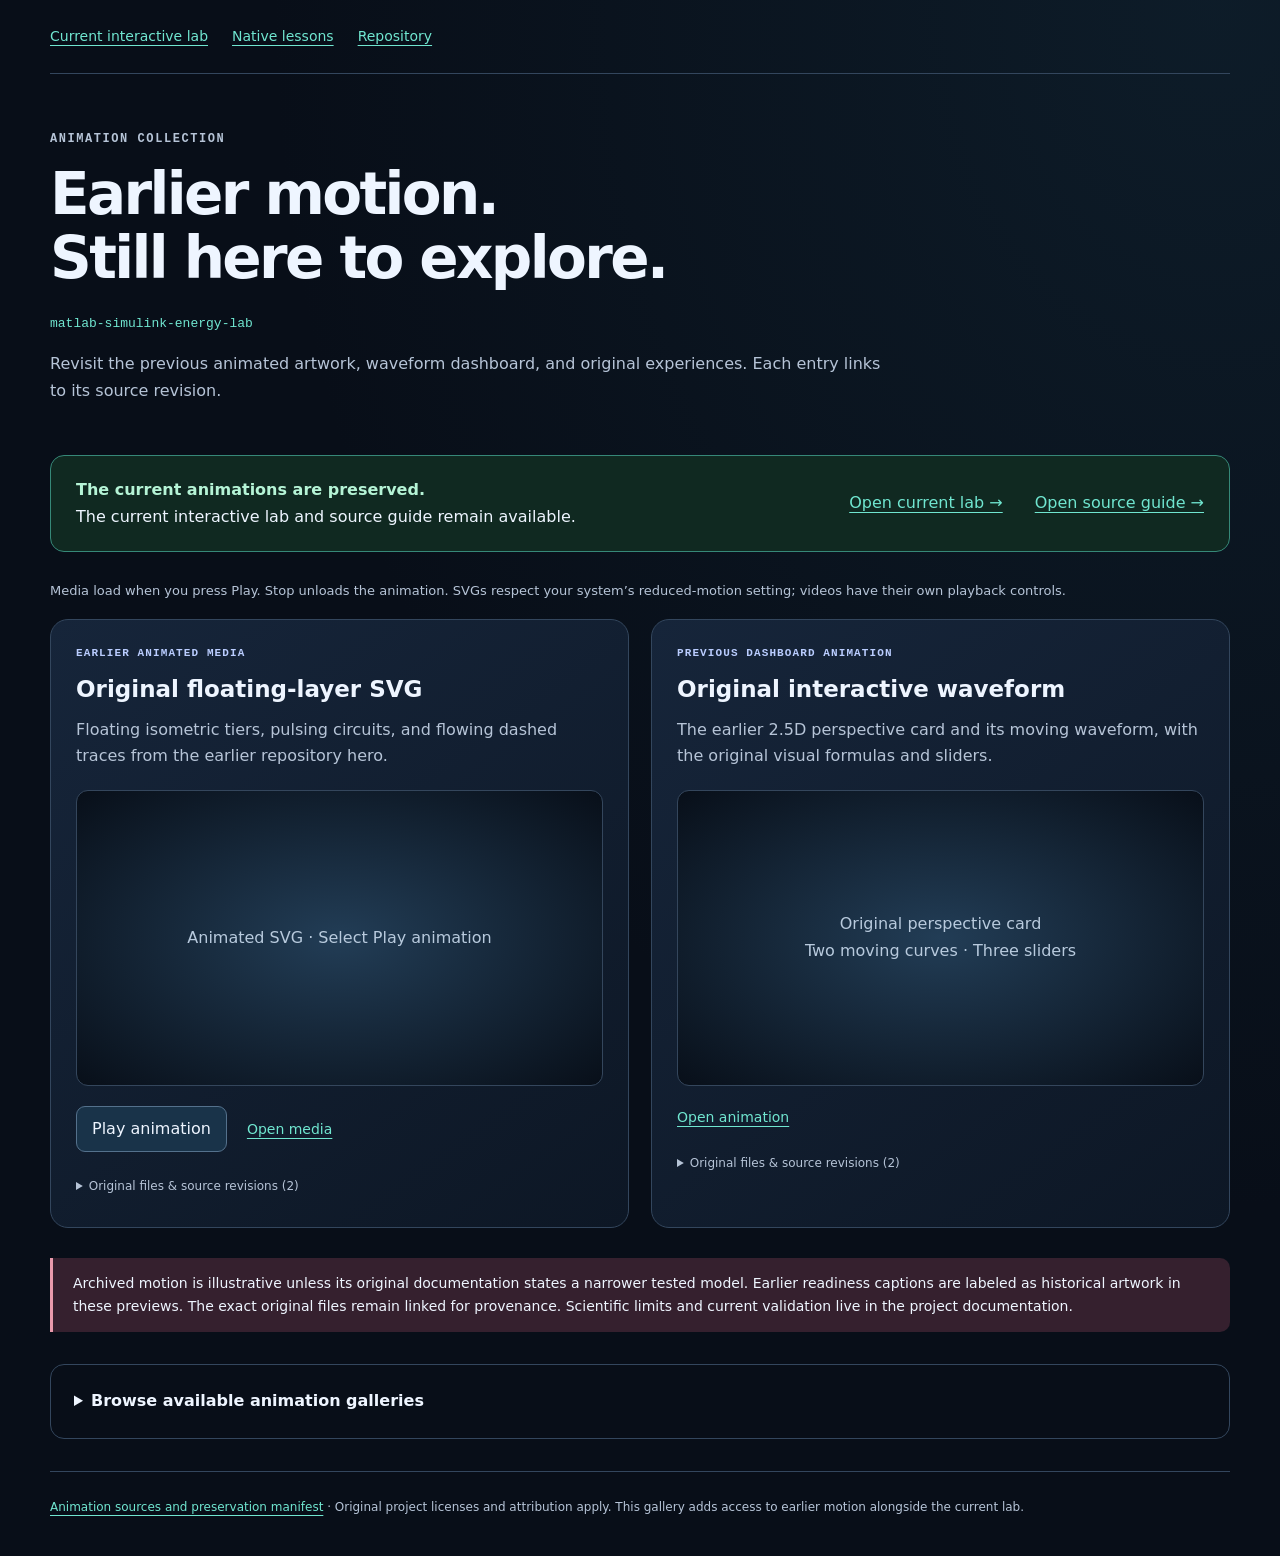
<file: docs/animations/index.html>
<!doctype html>
<html lang="en"><head><meta charset="utf-8"><meta name="viewport" content="width=device-width,initial-scale=1"><meta name="color-scheme" content="dark"><meta name="description" content="Earlier animations, animated media and native demos for matlab-simulink-energy-lab, alongside the current interactive lab."><title>Previous animations · matlab-simulink-energy-lab</title><link rel="stylesheet" href="gallery.css"></head>
<body><header><nav aria-label="Animation navigation"><a href="../index.html">Current interactive lab</a><a href="../native-lessons.html">Native lessons</a><a href="https://github.com/mohammadrezwankhan/matlab-simulink-energy-lab">Repository</a></nav></header>
<main><section class="intro"><p class="eyebrow">Animation collection</p><h1>Earlier motion.<br>Still here to explore.</h1><p class="repo">matlab-simulink-energy-lab</p><p>Revisit the previous animated artwork, waveform dashboard, and original experiences. Each entry links to its source revision.</p></section>
<aside class="current"><p><strong>The current animations are preserved.</strong>The current interactive lab and source guide remain available.</p><a href="../index.html">Open current lab →</a><a href="../portfolio/index.html">Open source guide →</a></aside>
<p class="motion-note">Media load when you press Play. Stop unloads the animation. SVGs respect your system’s reduced-motion setting; videos have their own playback controls.</p>
<noscript><p>Inline playback requires JavaScript. Every Open media, Open animation, and source link works without it.</p></noscript>
<section class="grid" aria-label="Previous animations"><article class="card" id="animation-1"><span class="badge">Earlier animated media</span><h2>Original floating-layer SVG</h2><p>Floating isometric tiers, pulsing circuits, and flowing dashed traces from the earlier repository hero.</p><div class="preview" id="preview-0"><span>Animated SVG · Select Play animation</span></div><div class="actions"><button type="button" data-play-image="media/hero-25d-54447d2d4385.svg" data-alt="Original floating-layer SVG" aria-controls="preview-0" aria-pressed="false">Play animation</button><a href="media/hero-25d-54447d2d4385.svg">Open media</a></div><details class="source"><summary>Original files &amp; source revisions (2)</summary><ul><li><a href="https://github.com/mohammadrezwankhan/matlab-simulink-energy-lab/blob/6fed303797dff87409879b4dc3715b0a1e01c1a4/assets/hero-25d.svg">assets/hero-25d.svg · 6fed303797df</a></li><li><a href="https://github.com/mohammadrezwankhan/matlab-simulink-energy-lab/blob/807f96f22363ba4c5e71925a83c22369be6c5f5a/assets/hero-25d.svg">assets/hero-25d.svg · 807f96f22363</a></li></ul></details></article><article class="card" id="animation-2"><span class="badge">Previous dashboard animation</span><h2>Original interactive waveform</h2><p>The earlier 2.5D perspective card and its moving waveform, with the original visual formulas and sliders.</p><div class="preview"><span>Original perspective card<br>Two moving curves · Three sliders</span></div><div class="actions"><a href="waveform.html">Open animation</a></div><details class="source"><summary>Original files &amp; source revisions (2)</summary><ul><li><a href="https://github.com/mohammadrezwankhan/matlab-simulink-energy-lab/blob/6fed303797dff87409879b4dc3715b0a1e01c1a4/docs/index.html">docs/index.html · 6fed303797df</a></li><li><a href="https://github.com/mohammadrezwankhan/matlab-simulink-energy-lab/blob/807f96f22363ba4c5e71925a83c22369be6c5f5a/docs/index.html">docs/index.html · 807f96f22363</a></li></ul></details></article></section>
<p class="scope">Archived motion is illustrative unless its original documentation states a narrower tested model. Earlier readiness captions are labeled as historical artwork in these previews. The exact original files remain linked for provenance. Scientific limits and current validation live in the project documentation.</p>
<details class="portfolio"><summary>Browse available animation galleries</summary><ul><li><a href="https://mohammadrezwankhan.github.io/mohammadrezwankhan/animations/">mohammadrezwankhan</a></li><li><a href="https://mohammadrezwankhan.github.io/thermoweave-battery-digital-twin/animations/">thermoweave-battery-digital-twin</a></li><li><a href="https://mohammadrezwankhan.github.io/battery-power-models/animations/">battery-power-models</a></li><li><a href="https://mohammadrezwankhan.github.io/battery-cycle-life-analyzer/animations/">battery-cycle-life-analyzer</a></li><li><a href="https://mohammadrezwankhan.github.io/zephyrtrade/animations/">zephyrtrade</a></li><li><a href="https://mohammadrezwankhan.github.io/voltrl/animations/">voltrl</a></li><li><a href="https://mohammadrezwankhan.github.io/smart-grid-storage-playbook/animations/">smart-grid-storage-playbook</a></li><li><a href="https://mohammadrezwankhan.github.io/matlab-simulink-energy-lab/animations/">matlab-simulink-energy-lab</a></li><li><a href="https://mohammadrezwankhan.github.io/helioforge-energy-lab/animations/">helioforge-energy-lab</a></li><li>emhass (gallery unavailable)</li><li><a href="https://mohammadrezwankhan.github.io/datacenter-twin-lab/animations/">datacenter-twin-lab</a></li><li><a href="https://mohammadrezwankhan.github.io/bess-qaqc-toolkit/animations/">bess-qaqc-toolkit</a></li><li><a href="https://mohammadrezwankhan.github.io/battery-thermal-modeling-notes/animations/">battery-thermal-modeling-notes</a></li><li><a href="https://mohammadrezwankhan.github.io/awesome-power-analysis/animations/">awesome-power-analysis</a></li><li><a href="https://mohammadrezwankhan.github.io/awesome-MATLAB/animations/">awesome-MATLAB</a></li><li><a href="https://mohammadrezwankhan.github.io/awesome-battery-data/animations/">awesome-battery-data</a></li><li>advisory-database (gallery unavailable)</li></ul></details></main>
<footer><a href="manifest.json">Animation sources and preservation manifest</a> · Original project licenses and attribution apply. This gallery adds access to earlier motion alongside the current lab.</footer><script src="gallery.js"></script></body></html>
</file>
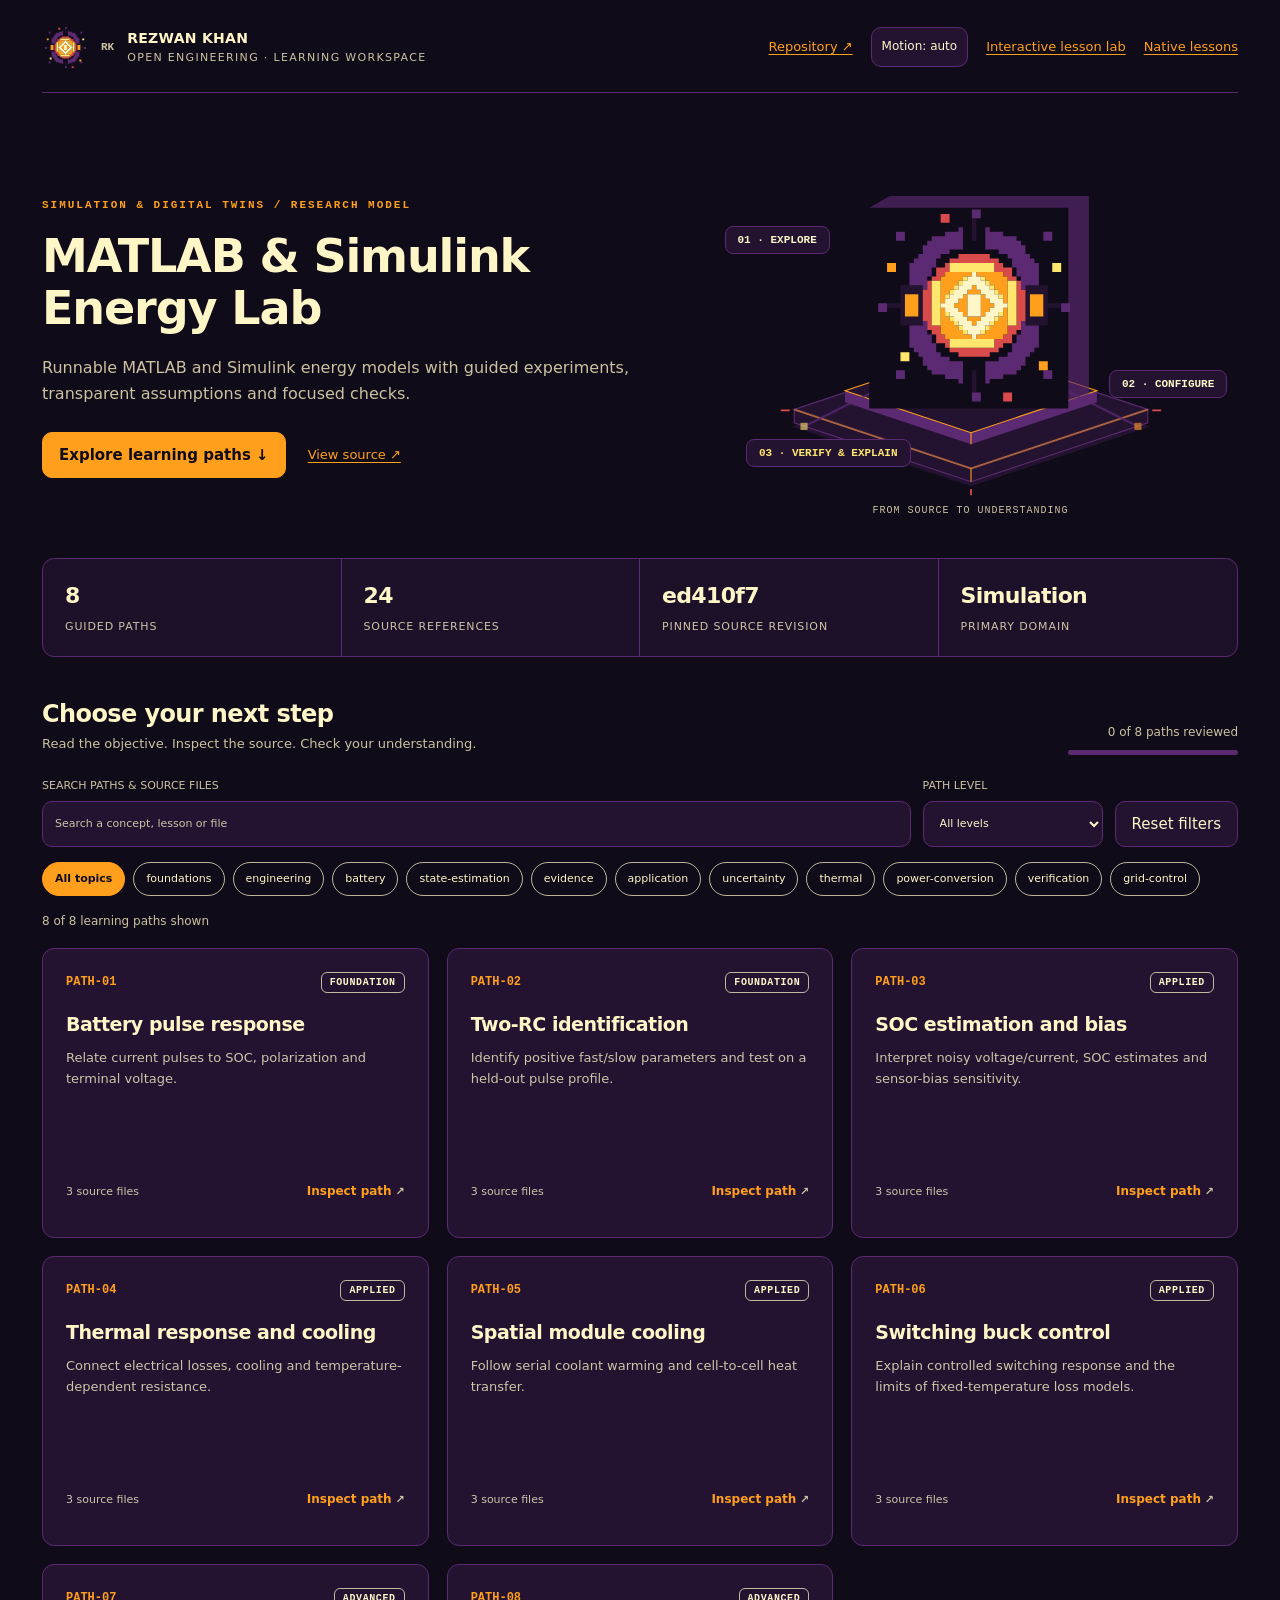
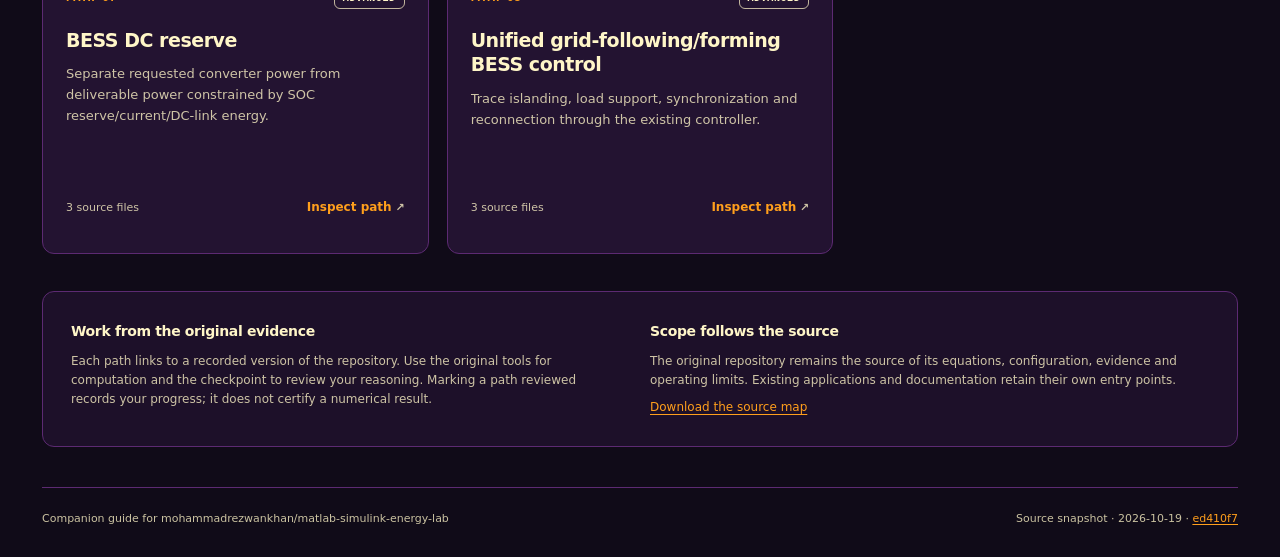
<file: docs/portfolio/index.html>
<!doctype html>
<html data-avatar-brand="portfolio" lang="en">
<head>
<meta charset="utf-8">
<meta name="viewport" content="width=device-width,initial-scale=1">
<meta name="description" content="Runnable MATLAB and Simulink energy models with guided experiments, transparent assumptions and focused checks.">
<meta name="color-scheme" content="dark">
<title>MATLAB &amp; Simulink Energy Lab · Learning workspace</title>
<style>
:root{color-scheme:dark;--accent:#ff9f1c;--secondary:#ffe66d;--surface:#231331;--glow:rgba(255,159,28, 0.35);--bg:#100b18;--ink:#fff6c8;--muted:#fff6c8;--line:#fff6c8b8;--ease:cubic-bezier(.22,1,.36,1)}
*{box-sizing:border-box}html{scroll-behavior:smooth}body{margin:0;background:radial-gradient(ellipse at 80% 0%,var(--surface),transparent 65%),var(--bg);color:var(--ink);font:15px/1.6 system-ui,-apple-system,BlinkMacSystemFont,"Segoe UI",sans-serif}button,input,select,textarea{font:inherit}button,a,input,select,textarea{touch-action:manipulation}button,a{ -webkit-tap-highlight-color:transparent}a{color:var(--accent);text-decoration-thickness:1px;text-underline-offset:4px}button{cursor:pointer}button:disabled{cursor:default;opacity:.5}button:focus-visible,a:focus-visible,input:focus-visible,select:focus-visible,textarea:focus-visible,summary:focus-visible{outline:3px solid var(--accent);outline-offset:4px}input::placeholder,textarea::placeholder{color:var(--muted);opacity:1}button,input,select,textarea{border:1px solid var(--line);border-radius:10px;background:#231331;color:var(--ink)}button{min-height:44px;padding:10px 16px;transition:transform .3s var(--ease),background .3s var(--ease)}button:hover{background:#5c2a72}button.primary{background:var(--accent);color:#100b18;font-weight:750;border-color:var(--accent)}button.primary:hover{filter:brightness(1.07)}.skip{position:absolute;top:-100px;left:16px;padding:12px;background:var(--bg);z-index:20}.skip:focus{top:12px}.shell{max-width:1380px;margin:0 auto;padding:0 42px}.topbar{display:flex;justify-content:space-between;align-items:center;gap:20px;padding-top:24px;padding-bottom:22px;border-bottom:1px solid #5c2a72}.brand{display:flex;align-items:center;gap:13px}.mark{width:39px;height:39px;border:1px solid var(--accent);display:grid;place-items:center;border-radius:10px;color:var(--accent);font:700 17px ui-monospace,monospace;box-shadow:5px 5px 0 #231331}.brand b{display:block;letter-spacing:.02em;font-size:14px}.brand small{display:block;color:var(--muted);font-size:11px;letter-spacing:.12em;text-transform:uppercase}.toplinks{display:flex;gap:18px;align-items:center}.toplinks a{font-size:13px}.motion{font-size:12px;padding:7px 10px;min-height:40px}.eyebrow{font:650 11px/1.4 ui-monospace,monospace;letter-spacing:.18em;text-transform:uppercase;color:var(--accent)}.hero{display:grid;grid-template-columns:1.18fr 1fr;align-items:center;gap:30px;padding:65px 0 38px}.hero h1{font-size:clamp(30px,3.6vw,51px);line-height:1.12;letter-spacing:-.045em;margin:18px 0 21px;overflow-wrap:anywhere;max-width:740px}.hero p{max-width:640px;margin:0;color:var(--muted);font-size:16px}.hero-actions{display:flex;align-items:center;gap:22px;margin:26px 0 0}.hero-actions a{font-size:13px}.visual{height:324px;position:relative;display:grid;place-items:center;overflow:hidden;border-radius:20px;background:radial-gradient(ellipse at 50% 55%,var(--glow),transparent 67%)}.visual:before{content:"";position:absolute;inset:30px;background-image:linear-gradient(#fff6c809 1px,transparent 1px),linear-gradient(90deg,#fff6c809 1px,transparent 1px);background-size:28px 28px;transform:perspective(500px) rotateX(53deg) rotateZ(-22deg);border-radius:40%}.isometric{position:relative;width:290px;height:250px;transform-style:preserve-3d;perspective:1200px}.plate{position:absolute;width:172px;height:114px;border:1px solid var(--accent);border-radius:16px;background:linear-gradient(145deg,#5c2a72,var(--surface));box-shadow:9px 12px 0 #100b1888,0 1px 20px var(--glow);transform:rotateX(50deg) rotateZ(-38deg);transition:transform .45s var(--ease)}.plate.a{left:6px;top:95px;opacity:.7}.plate.b{left:88px;top:103px;border-color:var(--secondary)}.plate.c{left:57px;top:33px;background:linear-gradient(135deg,var(--accent),var(--secondary));box-shadow:10px 14px 0 #100b1888}.plate.c:after{content:"{ }";position:absolute;inset:0;display:grid;place-items:center;font:bold 36px ui-monospace,monospace;color:#231331}.visual:hover .plate.c{transform:translateY(-10px) rotateX(50deg) rotateZ(-38deg)}.node{position:absolute;border:1px solid var(--line);background:#231331;border-radius:8px;padding:7px 12px;color:var(--ink);font:600 11px ui-monospace,monospace;box-shadow:0 6px 14px #100b1855}.node.one{left:6px;top:34px}.node.two{right:-5px;top:134px}.node.three{bottom:-2px;left:32px;color:var(--accent)}.visual-caption{position:absolute;bottom:10px;font:10px ui-monospace,monospace;color:var(--muted);letter-spacing:.1em;text-transform:uppercase}.metrics{display:grid;grid-template-columns:repeat(4,1fr);border:1px solid #5c2a72;border-radius:14px;background:#231331bb;overflow:hidden;margin:2px 0 42px}.metric{padding:19px 22px;border-right:1px solid #5c2a72}.metric:last-child{border:0}.metric strong{font-size:22px;letter-spacing:-.03em;display:block;color:var(--ink)}.metric small{color:var(--muted);font-size:11px;letter-spacing:.08em;text-transform:uppercase}.section-top{display:flex;justify-content:space-between;align-items:flex-end;gap:20px;margin-bottom:22px}h2{font-size:24px;letter-spacing:-.025em;line-height:1.25;margin:0 0 5px}.section-top p{font-size:13px;color:var(--muted);margin:0}.progress{font-size:12px;color:var(--muted);text-align:right;white-space:nowrap}.track{width:170px;height:5px;background:#5c2a72;border-radius:8px;overflow:hidden;margin-top:8px}.track span{display:block;background:var(--accent);width:0;height:100%;transition:width .4s var(--ease)}.tools{display:grid;grid-template-columns:minmax(170px,1fr) 180px auto;gap:12px;align-items:end;margin:0 0 15px}.tools label{display:flex;flex-direction:column;gap:6px;font-size:11px;color:var(--muted)}input,select{height:46px;padding:10px 12px;width:100%;min-width:0}.tags{display:flex;flex-wrap:wrap;gap:8px;margin:0 0 16px}.tag{min-height:34px;border-color:#fff6c8b8;background:transparent;border-radius:20px;padding:5px 12px;font-size:11px;line-height:1.4}.tag[aria-pressed=true]{background:var(--accent);color:#100b18;border-color:var(--accent);font-weight:750}.result-count{color:var(--muted);font-size:12px;min-height:20px;margin:0 0 16px}.cards{display:grid;grid-template-columns:repeat(3,minmax(0,1fr));gap:18px;align-items:stretch}.lesson{position:relative;display:flex;flex-direction:column;min-height:290px;padding:23px;border:1px solid #fff6c8b8;background:linear-gradient(130deg,#231331dd,#231331f0);border-radius:15px;box-shadow:0 8px 0 #100b1840;transition:transform .45s var(--ease),border-color .35s var(--ease)}.lesson:hover{transform:translateY(-4px);border-color:var(--accent)}.card-top{display:flex;justify-content:space-between;align-items:center;gap:12px;margin-bottom:19px}.number{font:600 12px ui-monospace,monospace;color:var(--accent)}.level{font:600 10px ui-monospace,monospace;letter-spacing:.06em;text-transform:uppercase;padding:4px 8px;border:1px solid #fff6c8b8;border-radius:6px;color:#fff6c8}.lesson h3{font-size:19px;letter-spacing:-.02em;line-height:1.3;margin:0 0 12px;overflow-wrap:anywhere}.lesson p{color:var(--muted);font-size:13px;line-height:1.6;margin:0 0 18px;display:-webkit-box;-webkit-line-clamp:4;-webkit-box-orient:vertical;overflow:hidden}.card-foot{display:flex;justify-content:space-between;align-items:center;gap:10px;margin-top:auto}.card-foot span{font-size:11px;color:var(--muted)}.open-lesson{border:0;background:transparent;color:var(--accent);font-weight:650;padding:8px 0;font-size:12px}.open-lesson:hover{background:transparent;text-decoration:underline}.lesson.complete:after{content:"Reviewed";position:absolute;right:22px;top:54px;font-size:10px;color:var(--secondary)}.empty{border:1px dashed var(--line);padding:34px;border-radius:14px;grid-column:1/-1;text-align:center;color:var(--muted)}.boundary{display:grid;grid-template-columns:1fr 1fr;gap:20px;padding:28px;margin:37px 0 40px;border:1px solid #5c2a72;border-radius:14px;background:#231331bb}.boundary h3{font-size:14px;margin:0 0 10px}.boundary p{font-size:12px;color:var(--muted);margin:0}.boundary a{overflow-wrap:anywhere}.footer{padding:22px 0 30px;border-top:1px solid #5c2a72;color:var(--muted);font-size:11px;display:flex;justify-content:space-between;gap:20px}dialog{position:fixed;margin:0 0 0 auto;inset:0;width:min(640px,100%);max-width:100%;height:100dvh;max-height:100dvh;background:#231331;color:var(--ink);border:0;border-left:1px solid #fff6c8b8;box-shadow:-30px 0 90px #100b1888;padding:0}dialog::backdrop{background:#100b18b8;backdrop-filter:blur(4px)}.drawer-head{display:flex;justify-content:space-between;align-items:center;gap:20px;position:sticky;top:0;padding:19px 27px;background:#231331f5;border-bottom:1px solid #5c2a72;z-index:1}.drawer-head span{font:11px ui-monospace,monospace;color:var(--accent);letter-spacing:.12em;text-transform:uppercase}.close{font-size:20px;padding:4px 13px}.drawer-body{padding:28px}.drawer-body h2{font-size:28px;line-height:1.2;overflow-wrap:anywhere}.drawer-body h3{font-size:13px;margin:26px 0 8px}.drawer-body p,.drawer-body li{font-size:13px;color:var(--muted)}.drawer-body ul{padding-left:18px}.drawer-body a{overflow-wrap:anywhere}.drawer-body pre{padding:15px;border:1px solid #fff6c8b8;background:#100b18;border-radius:10px;color:#fff6c8;white-space:pre-wrap;overflow-wrap:anywhere;font-size:11px;line-height:1.65;max-height:320px;overflow:auto}.drawer-body label{display:block;font-size:12px;color:var(--muted);margin-bottom:7px}.drawer-body textarea{width:100%;resize:vertical;min-height:92px;padding:12px}.drawer-actions{display:flex;flex-wrap:wrap;gap:10px;margin-top:23px}.disclosure{padding:13px 15px;border-left:3px solid var(--accent);background:#231331;border-radius:0 8px 8px 0}.status{min-height:24px;margin-top:14px;color:var(--accent);font-size:12px}.path{font:12px/1.5 ui-monospace,monospace;display:inline-block;min-height:32px;padding:6px 0;vertical-align:middle}.sr-only{position:absolute;width:1px;height:1px;margin:-1px;padding:0;overflow:hidden;clip:rect(0,0,0,0);white-space:nowrap;border:0}body[data-motion=off] *,body[data-motion=off] *:before,body[data-motion=off] *:after{animation:none!important;transition:none!important;scroll-behavior:auto!important}body[data-motion=off] .visual:hover .plate.c{transform:rotateX(50deg) rotateZ(-38deg)}body[data-motion=off] .lesson:hover{transform:none}.plate{pointer-events:none}
@media(prefers-reduced-motion:reduce){*{animation:none!important;transition:none!important;scroll-behavior:auto!important}.visual:hover .plate.c{transform:rotateX(50deg) rotateZ(-38deg)}.lesson:hover{transform:none}}
@media(max-width:1050px){.shell{padding:0 25px}.hero{gap:16px}.cards{grid-template-columns:repeat(2,minmax(0,1fr))}.hero h1{font-size:38px}.visual{height:300px}.metric{padding:16px}.metric strong{font-size:20px}}
@media(max-width:700px){.shell{padding:0 19px}.topbar{gap:12px}.toplinks{gap:10px}.toplinks a{display:none}.hero{grid-template-columns:1fr;padding:36px 0 24px;gap:12px}.hero h1{font-size:37px}.hero p{font-size:14px}.visual{height:220px}.isometric{transform:translateY(-20px) scale(.8)}.metrics{grid-template-columns:repeat(2,1fr);margin-bottom:30px}.metric:nth-child(2){border-right:0}.metric:nth-child(-n+2){border-bottom:1px solid #5c2a72}.metric strong{font-size:19px}.section-top{align-items:flex-start}.progress{white-space:normal;max-width:110px}.track{width:100px}.tools{grid-template-columns:1fr 135px}.tools>button{grid-column:1/-1}.cards{grid-template-columns:1fr}.lesson{min-height:250px}.boundary{grid-template-columns:1fr;padding:22px}.footer{display:block}.footer div+div{margin-top:8px}.drawer-body{padding:23px}.hero-actions{gap:14px;flex-wrap:wrap}.brand small{font-size:9px}.brand b{font-size:12px}.motion{font-size:10px}.tags{gap:7px}.tag{font-size:10px}.drawer-head{padding:17px 23px}}
@media print{body{background:white;color:black}.visual,.toplinks,.tools,.tags,.progress,.open-lesson,dialog{display:none}.shell{padding:0}.cards{grid-template-columns:1fr 1fr}.lesson,.metrics,.boundary{background:white;color:black;box-shadow:none;break-inside:avoid}.lesson p,.hero p,.boundary p{color:#5c2a72}.hero{padding:15px 0;display:block}.hero h1{font-size:28px}.metric strong{color:black}}

.native-catalog-link{white-space:nowrap}@media(max-width:700px){.toplinks a.native-catalog-link{display:inline}}
</style>
<link rel="stylesheet" href="../visuals/brand-uniformity/brand.css">
</head>
<body>
<a class="skip" href="#learning">Skip to learning paths</a>
<div class="shell">
<header class="topbar"><div class="brand"><img class="brand-avatar" data-brand-decoration="true" src="../visuals/brand-uniformity/avatar.svg" width="48" height="48" alt=""><span class="mark" aria-hidden="true">RK</span><div><b>REZWAN KHAN</b><small>Open engineering · learning workspace</small></div></div><nav class="toplinks" aria-label="Repository navigation"><a id="sourceTop" href="https://github.com/mohammadrezwankhan/matlab-simulink-energy-lab">Repository ↗</a><button class="motion" id="motion" aria-pressed="false">Motion: auto</button><a href="../index.html">Interactive lesson lab</a><a class="native-catalog-link" href="../native-lessons.html">Native lessons</a></nav></header>
<main>
<section class="hero" aria-labelledby="heroTitle"><div><div class="eyebrow">Simulation &amp; digital twins / research model</div><h1 id="heroTitle">MATLAB &amp; Simulink Energy Lab</h1><p>Runnable MATLAB and Simulink energy models with guided experiments, transparent assumptions and focused checks.</p><div class="hero-actions"><button class="primary" id="start">Explore learning paths ↓</button><a href="https://github.com/mohammadrezwankhan/matlab-simulink-energy-lab">View source ↗</a></div></div><div class="visual" aria-hidden="true"><svg class="champion-art" data-brand-decoration="true" aria-hidden="true" xmlns="http://www.w3.org/2000/svg" width="560" height="360" viewBox="0 0 560 360" role="img" aria-labelledby="champion-title champion-desc">
<title id="champion-title">Rezwan energy-core champion in 2.5D</title>
<desc id="champion-desc">The unchanged original pixel avatar stands above layered isometric planes. Square signals are illustrative brand motion, not a measurement or simulation. The complete composition remains visible without motion.</desc>
<style>
.brand-signal{animation:brand-signal-travel 4.8s cubic-bezier(.22,1,.36,1) 1 both;transform-box:view-box}
.brand-signal.second{animation-name:brand-return-travel}
.brand-edge{animation:brand-edge-light 4.8s ease-out 1 both}
@keyframes brand-signal-travel{0%,100%{transform:translate(0,0);opacity:.6}35%{transform:translate(62px,-31px);opacity:1}70%{transform:translate(125px,-62px);opacity:.6}}
@keyframes brand-return-travel{0%,100%{transform:translate(0,0);opacity:.6}35%{transform:translate(-62px,-31px);opacity:1}70%{transform:translate(-125px,-62px);opacity:.6}}
@keyframes brand-edge-light{0%,100%{opacity:.55}45%{opacity:1}}
@media(prefers-reduced-motion:reduce){.brand-signal,.brand-edge{animation:none!important}}
</style>
<rect width="560" height="360" fill="#100b18"/>
<path d="M280 215 481 279 280 346 79 279Z" fill="#231331"/>
<path d="M82 260 280 326 478 260v15l-198 66-198-66Z" fill="#231331" stroke="#5c2a72" stroke-width="1.2"/>
<path d="M280 194 478 260 280 326 82 260Z" fill="#231331" stroke="#5c2a72" stroke-width="1.4"/>
<path d="M139 239 280 286 421 239v13l-141 47-141-47Z" fill="#5c2a72"/>
<path d="M280 192 421 239 280 286 139 239Z" fill="#231331" stroke="#ff9f1c" stroke-width="1.2"/>
<path d="M280 286v13m0 27v15" stroke="#ff9f1c" stroke-width="1.2"/>
<path class="brand-edge" d="m82 260 198 66 198-66" fill="none" stroke="#ff9f1c" stroke-width="2"/>
<path d="M93 279 155 248 218 217M467 279 405 248 342 217" fill="none" stroke="#5c2a72" stroke-width="2"/>
<path d="M166 34 189 21h223v225l-23 13Z" fill="#5c2a72" opacity=".65"/>
<path d="M166 34h223v225H166Z" fill="#100b18"/>
<g data-canonical-core="48" transform="translate(161 21) scale(5)"><path fill="#231331" d="M24 5h1v5h-1zM8 20h5v2h-5zM36 20h5v2h-5zM8 22h1v2h-1zM40 22h1v2h-1zM5 24h4v1h-4zM40 24h4v1h-4zM8 25h1v2h-1zM12 22h1v5h-1zM36 22h1v5h-1zM40 25h1v2h-1zM8 27h5v2h-5zM36 27h5v2h-5zM24 39h1v5h-1z"/><path fill="#5c2a72" d="M24 3h2v2h-2zM21 7h1v1h-1zM27 7h1v1h-1zM18 8h4v1h-4zM27 8h4v1h-4zM7 8h2v2h-2zM15 9h7v1h-7zM27 9h7v1h-7zM40 8h2v2h-2zM14 10h8v1h-8zM27 10h8v1h-8zM13 11h9v1h-9zM27 11h9v1h-9zM13 12h6v1h-6zM30 12h6v1h-6zM12 13h5v1h-5zM32 13h5v1h-5zM11 14h5v1h-5zM33 14h5v1h-5zM10 15h6v1h-6zM33 15h6v1h-6zM10 16h5v2h-5zM34 16h5v2h-5zM10 18h4v2h-4zM35 18h4v2h-4zM13 20h1v1h-1zM35 20h1v1h-1zM3 24h2v2h-2zM44 24h2v2h-2zM13 28h1v1h-1zM35 28h1v1h-1zM10 29h4v2h-4zM35 29h4v2h-4zM10 31h5v2h-5zM34 31h5v2h-5zM10 33h6v1h-6zM33 33h6v1h-6zM11 34h5v1h-5zM33 34h5v1h-5zM12 35h5v1h-5zM32 35h5v1h-5zM13 36h6v1h-6zM30 36h6v1h-6zM13 37h9v1h-9zM27 37h9v1h-9zM14 38h8v1h-8zM27 38h8v1h-8zM15 39h7v1h-7zM27 39h7v1h-7zM7 39h2v2h-2zM18 40h4v1h-4zM27 40h4v1h-4zM40 39h2v2h-2zM21 41h1v1h-1zM27 41h1v1h-1zM24 44h2v2h-2z"/><path fill="#d94a4a" d="M17 4h2v2h-2zM21 13h7v1h-7zM19 14h11v1h-11zM18 15h1v1h-1zM29 15h2v1h-2zM16 16h3v1h-3zM29 16h4v1h-4zM16 17h2v1h-2zM31 17h2v1h-2zM15 18h2v1h-2zM32 18h2v1h-2zM14 19h1v2h-1zM34 19h1v2h-1zM13 21h2v7h-2zM34 21h2v7h-2zM14 28h1v1h-1zM34 28h1v1h-1zM14 29h3v1h-3zM32 29h3v1h-3zM15 30h2v1h-2zM32 30h2v1h-2zM16 31h2v1h-2zM31 31h2v1h-2zM16 32h3v1h-3zM29 32h4v1h-4zM18 33h1v1h-1zM29 33h2v1h-2zM19 34h11v1h-11zM21 35h7v1h-7zM31 44h2v2h-2z"/><path fill="#ff9f1c" d="M5 15h2v2h-2zM18 17h6v1h-6zM25 17h6v1h-6zM17 18h5v1h-5zM27 18h5v1h-5zM17 19h4v1h-4zM28 19h4v1h-4zM17 20h3v1h-3zM24 20h1v1h-1zM29 20h3v1h-3zM17 21h2v1h-2zM23 21h3v1h-3zM30 21h2v1h-2zM22 22h1v1h-1zM26 22h1v1h-1zM17 22h1v2h-1zM21 23h2v1h-2zM26 23h2v1h-2zM31 22h1v2h-1zM20 24h3v1h-3zM26 24h3v1h-3zM21 25h2v1h-2zM26 25h2v1h-2zM9 22h3v5h-3zM17 25h1v2h-1zM22 26h1v1h-1zM26 26h1v1h-1zM31 25h1v2h-1zM37 22h3v5h-3zM17 27h2v1h-2zM23 27h3v1h-3zM30 27h2v1h-2zM17 28h3v1h-3zM24 28h1v1h-1zM29 28h3v1h-3zM17 29h4v1h-4zM28 29h4v1h-4zM17 30h5v1h-5zM27 30h5v1h-5zM18 31h6v1h-6zM25 31h6v1h-6zM39 37h2v2h-2z"/><path fill="#ffe66d" d="M19 15h10v2h-10zM42 15h2v2h-2zM22 18h1v1h-1zM26 18h1v1h-1zM21 19h1v1h-1zM27 19h1v1h-1zM20 20h1v1h-1zM28 20h1v1h-1zM19 21h1v1h-1zM29 21h1v1h-1zM18 22h1v1h-1zM30 22h1v1h-1zM18 26h1v1h-1zM30 26h1v1h-1zM19 27h1v1h-1zM29 27h1v1h-1zM15 19h2v10h-2zM20 28h1v1h-1zM28 28h1v1h-1zM32 19h2v10h-2zM21 29h1v1h-1zM27 29h1v1h-1zM22 30h1v1h-1zM26 30h1v1h-1zM19 32h10v2h-10zM8 35h2v2h-2z"/><path fill="#fff6c8" d="M24 17h1v1h-1zM23 18h3v1h-3zM22 19h5v1h-5zM21 20h3v1h-3zM25 20h3v1h-3zM20 21h3v1h-3zM26 21h3v1h-3zM19 22h3v1h-3zM27 22h3v1h-3zM18 23h3v1h-3zM28 23h3v1h-3zM17 24h3v1h-3zM29 24h3v1h-3zM18 25h3v1h-3zM28 25h3v1h-3zM19 26h3v1h-3zM23 22h3v5h-3zM27 26h3v1h-3zM20 27h3v1h-3zM26 27h3v1h-3zM21 28h3v1h-3zM25 28h3v1h-3zM22 29h5v1h-5zM23 30h3v1h-3zM24 31h1v1h-1z"/></g>
<rect class="brand-signal" x="89" y="275" width="8" height="8" fill="#ffe66d"/>
<rect class="brand-signal second" x="463" y="275" width="8" height="8" fill="#ff9f1c"/>
<path d="M67 261h10m406 0h10M280 349v7" stroke="#d94a4a" stroke-width="2"/>
</svg>
<div class="isometric"><div class="plate a"></div><div class="plate b"></div><div class="plate c"></div><span class="node one">01 · EXPLORE</span><span class="node two">02 · CONFIGURE</span><span class="node three">03 · VERIFY & EXPLAIN</span></div><span class="visual-caption">From source to understanding</span></div></section>
<section class="metrics" aria-label="Workspace facts"><div class="metric"><strong>8</strong><small>Guided paths</small></div><div class="metric"><strong>24</strong><small>Source references</small></div><div class="metric"><strong>ed410f7</strong><small>Pinned source revision</small></div><div class="metric"><strong>Simulation</strong><small>Primary domain</small></div></section>
<section id="learning" aria-labelledby="pathsTitle"><div class="section-top"><div><h2 id="pathsTitle">Choose your next step</h2><p>Read the objective. Inspect the source. Check your understanding.</p></div><div class="progress"><span id="progressText">0 paths reviewed</span><div class="track" aria-hidden="true"><span id="progressBar"></span></div></div></div>
<div class="tools"><label for="search">SEARCH PATHS & SOURCE FILES<input id="search" type="search" placeholder="Search a concept, lesson or file" autocomplete="off"></label><label for="level">PATH LEVEL<select id="level"><option value="all">All levels</option><option value="Foundation">Foundation</option><option value="Applied">Applied</option><option value="Advanced">Advanced</option></select></label><button id="reset">Reset filters</button></div>
<div class="tags" id="tags" role="group" aria-label="Filter by topic"></div><p id="count" class="result-count" role="status" aria-live="polite" aria-atomic="true"></p><div class="cards" id="cards"></div>
<noscript><p>This workspace needs JavaScript for filtering. The repository and the JSON source map remain available.</p><a href="lesson-config.json">Read the lesson source map</a></noscript></section>
<section class="boundary" aria-label="Learning scope and provenance"><div><h3>Work from the original evidence</h3><p>Each path links to a recorded version of the repository. Use the original tools for computation and the checkpoint to review your reasoning. Marking a path reviewed records your progress; it does not certify a numerical result.</p></div><div><h3>Scope follows the source</h3><p>The original repository remains the source of its equations, configuration, evidence and operating limits. Existing applications and documentation retain their own entry points.</p><p style="margin-top:8px"><a href="lesson-config.json" download>Download the source map</a></p></div></section>
</main><footer class="footer"><div>Companion guide for mohammadrezwankhan/matlab-simulink-energy-lab</div><div>Source snapshot · 2026-10-19 · <a href="https://github.com/mohammadrezwankhan/matlab-simulink-energy-lab/commit/ed410f7db8c6f425c0d38ca5d03358975300872e">ed410f7</a></div></footer>
</div>
<dialog id="inspector" aria-labelledby="lessonTitle"><div class="drawer-head"><span id="lessonNumber">Learning path</span><button class="close" id="close" aria-label="Close lesson inspector">×</button></div><div class="drawer-body"><h2 id="lessonTitle"></h2><p id="lessonSummary"></p><h3>Learning objective</h3><p id="objective"></p><h3>Source files</h3><ul id="sources"></ul><h3>Verification checkpoint</h3><p class="disclosure" id="checkpoint"></p><div id="commandBlock"><h3>Run in the repository environment</h3><pre id="command"></pre><p>Commands are source-derived guidance. This guide does not run the repository or change its configuration.</p></div><details id="paramsBlock"><summary>Inspect configuration references</summary><pre id="parameters"></pre></details><h3>Your study notes</h3><label for="notes">Record assumptions, parameter choices or questions</label><textarea id="notes" placeholder="For example: Which assumption would change the result?"></textarea><p id="storageNote">Notes and reviewed paths are saved in this browser when local storage is available.</p><div class="drawer-actions"><button class="primary" id="complete">Mark as reviewed</button><button id="export">Export study plan</button></div><p class="status" id="status" role="status" aria-live="polite"></p></div></dialog>
<script type="application/json" id="workspaceData">{
  "schema_version": 1,
  "repository": "mohammadrezwankhan/matlab-simulink-energy-lab",
  "display_name": "MATLAB \u0026 Simulink Energy Lab",
  "description": "Runnable MATLAB and Simulink energy models with guided experiments, transparent assumptions and focused checks.",
  "domain": "DOMAIN_D",
  "theme": {
    "accent": "#FF6D00",
    "secondary": "#00B0FF",
    "surface": "#1A1412",
    "glow": "rgba(255, 109, 0, 0.35)",
    "label": "Simulation \u0026 digital twins",
    "short": "Simulation"
  },
  "repo_type": "research model",
  "source_revision": "ed410f7db8c6f425c0d38ca5d03358975300872e",
  "source_snapshot_date": "2026-10-19",
  "repo_url": "https://github.com/mohammadrezwankhan/matlab-simulink-energy-lab",
  "homepage": "https://mrkhan.co.technology/models/matlab-simulink-energy-lab/",
  "upstream": null,
  "lessons": [
    {
      "id": "path-01",
      "title": "Battery pulse response",
      "summary": "Relate current pulses to SOC, polarization and terminal voltage.",
      "objective": "Relate current pulses to SOC, polarization and terminal voltage.",
      "checkpoint": "Run the named existing focused check; retain exact MATLAB/toolbox versions. Compare parameter-change outcomes to the documented assumptions and limits. Do not equate synthetic consistency with measured-cell, hardware or grid-code validation.",
      "level": "Foundation",
      "tags": [
        "foundations",
        "engineering",
        "battery",
        "state-estimation",
        "evidence"
      ],
      "source_paths": [
        "examples/battery-rc-model/README.md",
        "examples/battery-rc-model/simulate_battery_rc_model.m",
        "examples/battery-rc-model/check_battery_rc_model.m"
      ],
      "source_urls": [
        "https://github.com/mohammadrezwankhan/matlab-simulink-energy-lab/blob/ed410f7db8c6f425c0d38ca5d03358975300872e/examples/battery-rc-model/README.md",
        "https://github.com/mohammadrezwankhan/matlab-simulink-energy-lab/blob/ed410f7db8c6f425c0d38ca5d03358975300872e/examples/battery-rc-model/simulate_battery_rc_model.m",
        "https://github.com/mohammadrezwankhan/matlab-simulink-energy-lab/blob/ed410f7db8c6f425c0d38ca5d03358975300872e/examples/battery-rc-model/check_battery_rc_model.m"
      ],
      "parameters": [
        {
          "source_inputs": [
            "current profile",
            "capacity and RC parameters"
          ],
          "expected_outputs": [
            "current/SOC/voltage and duty-cycle outputs"
          ],
          "note": "Source reference; execution and scientific verification are separate."
        }
      ],
      "command": null,
      "native_id": null,
      "native_route": null,
      "execution_status": "source-linked guide; no execution by this dashboard"
    },
    {
      "id": "path-02",
      "title": "Two-RC identification",
      "summary": "Identify positive fast/slow parameters and test on a held-out pulse profile.",
      "objective": "Identify positive fast/slow parameters and test on a held-out pulse profile.",
      "checkpoint": "Run the named existing focused check; retain exact MATLAB/toolbox versions. Compare parameter-change outcomes to the documented assumptions and limits. Do not equate synthetic consistency with measured-cell, hardware or grid-code validation.",
      "level": "Foundation",
      "tags": [
        "foundations",
        "engineering",
        "battery",
        "evidence"
      ],
      "source_paths": [
        "examples/battery-2rc-model/README.md",
        "examples/battery-2rc-model/fit_battery_2rc_parameters.m",
        "examples/battery-2rc-model/check_battery_2rc_fit.m"
      ],
      "source_urls": [
        "https://github.com/mohammadrezwankhan/matlab-simulink-energy-lab/blob/ed410f7db8c6f425c0d38ca5d03358975300872e/examples/battery-2rc-model/README.md",
        "https://github.com/mohammadrezwankhan/matlab-simulink-energy-lab/blob/ed410f7db8c6f425c0d38ca5d03358975300872e/examples/battery-2rc-model/fit_battery_2rc_parameters.m",
        "https://github.com/mohammadrezwankhan/matlab-simulink-energy-lab/blob/ed410f7db8c6f425c0d38ca5d03358975300872e/examples/battery-2rc-model/check_battery_2rc_fit.m"
      ],
      "parameters": [
        {
          "source_inputs": [
            "fit pulse data",
            "held-out validation data"
          ],
          "expected_outputs": [
            "fit parameters",
            "independent residuals"
          ],
          "note": "Source reference; execution and scientific verification are separate."
        }
      ],
      "command": null,
      "native_id": null,
      "native_route": null,
      "execution_status": "source-linked guide; no execution by this dashboard"
    },
    {
      "id": "path-03",
      "title": "SOC estimation and bias",
      "summary": "Interpret noisy voltage/current, SOC estimates and sensor-bias sensitivity.",
      "objective": "Interpret noisy voltage/current, SOC estimates and sensor-bias sensitivity.",
      "checkpoint": "Run the named existing focused check; retain exact MATLAB/toolbox versions. Compare parameter-change outcomes to the documented assumptions and limits. Do not equate synthetic consistency with measured-cell, hardware or grid-code validation.",
      "level": "Applied",
      "tags": [
        "application",
        "engineering",
        "battery",
        "state-estimation",
        "uncertainty",
        "evidence"
      ],
      "source_paths": [
        "examples/battery-soc-ekf/README.md",
        "examples/battery-soc-ekf/estimate_battery_soc_ekf.m",
        "examples/battery-soc-ekf/check_battery_soc_ekf_current_bias.m"
      ],
      "source_urls": [
        "https://github.com/mohammadrezwankhan/matlab-simulink-energy-lab/blob/ed410f7db8c6f425c0d38ca5d03358975300872e/examples/battery-soc-ekf/README.md",
        "https://github.com/mohammadrezwankhan/matlab-simulink-energy-lab/blob/ed410f7db8c6f425c0d38ca5d03358975300872e/examples/battery-soc-ekf/estimate_battery_soc_ekf.m",
        "https://github.com/mohammadrezwankhan/matlab-simulink-energy-lab/blob/ed410f7db8c6f425c0d38ca5d03358975300872e/examples/battery-soc-ekf/check_battery_soc_ekf_current_bias.m"
      ],
      "parameters": [
        {
          "source_inputs": [
            "sensor noise",
            "initial state",
            "prescribed current bias"
          ],
          "expected_outputs": [
            "SOC error",
            "voltage residual",
            "consistency diagnostics"
          ],
          "note": "Source reference; execution and scientific verification are separate."
        }
      ],
      "command": null,
      "native_id": null,
      "native_route": null,
      "execution_status": "source-linked guide; no execution by this dashboard"
    },
    {
      "id": "path-04",
      "title": "Thermal response and cooling",
      "summary": "Connect electrical losses, cooling and temperature-dependent resistance.",
      "objective": "Connect electrical losses, cooling and temperature-dependent resistance.",
      "checkpoint": "Run the named existing focused check; retain exact MATLAB/toolbox versions. Compare parameter-change outcomes to the documented assumptions and limits. Do not equate synthetic consistency with measured-cell, hardware or grid-code validation.",
      "level": "Applied",
      "tags": [
        "application",
        "engineering",
        "battery",
        "thermal",
        "uncertainty",
        "evidence"
      ],
      "source_paths": [
        "examples/battery-thermal-model/README.md",
        "examples/battery-thermal-model/simulate_battery_thermal_model.m",
        "examples/battery-thermal-model/check_battery_cooling_sensitivity.m"
      ],
      "source_urls": [
        "https://github.com/mohammadrezwankhan/matlab-simulink-energy-lab/blob/ed410f7db8c6f425c0d38ca5d03358975300872e/examples/battery-thermal-model/README.md",
        "https://github.com/mohammadrezwankhan/matlab-simulink-energy-lab/blob/ed410f7db8c6f425c0d38ca5d03358975300872e/examples/battery-thermal-model/simulate_battery_thermal_model.m",
        "https://github.com/mohammadrezwankhan/matlab-simulink-energy-lab/blob/ed410f7db8c6f425c0d38ca5d03358975300872e/examples/battery-thermal-model/check_battery_cooling_sensitivity.m"
      ],
      "parameters": [
        {
          "source_inputs": [
            "current duty cycle",
            "thermal capacity",
            "cooling conductance"
          ],
          "expected_outputs": [
            "peak temperature",
            "limit exposure",
            "cooling energy"
          ],
          "note": "Source reference; execution and scientific verification are separate."
        }
      ],
      "command": null,
      "native_id": null,
      "native_route": null,
      "execution_status": "source-linked guide; no execution by this dashboard"
    },
    {
      "id": "path-05",
      "title": "Spatial module cooling",
      "summary": "Follow serial coolant warming and cell-to-cell heat transfer.",
      "objective": "Follow serial coolant warming and cell-to-cell heat transfer.",
      "checkpoint": "Run the named existing focused check; retain exact MATLAB/toolbox versions. Compare parameter-change outcomes to the documented assumptions and limits. Do not equate synthetic consistency with measured-cell, hardware or grid-code validation.",
      "level": "Applied",
      "tags": [
        "application",
        "engineering",
        "battery",
        "thermal",
        "evidence"
      ],
      "source_paths": [
        "examples/battery-module-cooling-network/README.md",
        "examples/battery-module-cooling-network/simulate_battery_module_cooling_network.m",
        "examples/battery-module-cooling-network/check_battery_module_cooling_network.m"
      ],
      "source_urls": [
        "https://github.com/mohammadrezwankhan/matlab-simulink-energy-lab/blob/ed410f7db8c6f425c0d38ca5d03358975300872e/examples/battery-module-cooling-network/README.md",
        "https://github.com/mohammadrezwankhan/matlab-simulink-energy-lab/blob/ed410f7db8c6f425c0d38ca5d03358975300872e/examples/battery-module-cooling-network/simulate_battery_module_cooling_network.m",
        "https://github.com/mohammadrezwankhan/matlab-simulink-energy-lab/blob/ed410f7db8c6f425c0d38ca5d03358975300872e/examples/battery-module-cooling-network/check_battery_module_cooling_network.m"
      ],
      "parameters": [
        {
          "source_inputs": [
            "six-cell module parameters",
            "coolant and pulse profile"
          ],
          "expected_outputs": [
            "cell temperatures",
            "coolant temperatures",
            "module spread"
          ],
          "note": "Source reference; execution and scientific verification are separate."
        }
      ],
      "command": null,
      "native_id": null,
      "native_route": null,
      "execution_status": "source-linked guide; no execution by this dashboard"
    },
    {
      "id": "path-06",
      "title": "Switching buck control",
      "summary": "Explain controlled switching response and the limits of fixed-temperature loss models.",
      "objective": "Explain controlled switching response and the limits of fixed-temperature loss models.",
      "checkpoint": "Run the named existing focused check; retain exact MATLAB/toolbox versions. Compare parameter-change outcomes to the documented assumptions and limits. Do not equate synthetic consistency with measured-cell, hardware or grid-code validation.",
      "level": "Applied",
      "tags": [
        "application",
        "engineering",
        "thermal",
        "power-conversion",
        "evidence"
      ],
      "source_paths": [
        "examples/converter-switching-closed-loop-model/README.md",
        "examples/converter-switching-closed-loop-model/simulate_switching_closed_loop_buck.m",
        "examples/converter-switching-closed-loop-model/check_switching_closed_loop_buck.m"
      ],
      "source_urls": [
        "https://github.com/mohammadrezwankhan/matlab-simulink-energy-lab/blob/ed410f7db8c6f425c0d38ca5d03358975300872e/examples/converter-switching-closed-loop-model/README.md",
        "https://github.com/mohammadrezwankhan/matlab-simulink-energy-lab/blob/ed410f7db8c6f425c0d38ca5d03358975300872e/examples/converter-switching-closed-loop-model/simulate_switching_closed_loop_buck.m",
        "https://github.com/mohammadrezwankhan/matlab-simulink-energy-lab/blob/ed410f7db8c6f425c0d38ca5d03358975300872e/examples/converter-switching-closed-loop-model/check_switching_closed_loop_buck.m"
      ],
      "parameters": [
        {
          "source_inputs": [
            "converter component values",
            "switching settings",
            "load step"
          ],
          "expected_outputs": [
            "output voltage",
            "ripple",
            "current",
            "loss estimates"
          ],
          "note": "Source reference; execution and scientific verification are separate."
        }
      ],
      "command": null,
      "native_id": null,
      "native_route": null,
      "execution_status": "source-linked guide; no execution by this dashboard"
    },
    {
      "id": "path-07",
      "title": "BESS DC reserve",
      "summary": "Separate requested converter power from deliverable power constrained by SOC reserve/current/DC-link energy.",
      "objective": "Separate requested converter power from deliverable power constrained by SOC reserve/current/DC-link energy.",
      "checkpoint": "Run the named existing focused check; retain exact MATLAB/toolbox versions. Compare parameter-change outcomes to the documented assumptions and limits. Do not equate synthetic consistency with measured-cell, hardware or grid-code validation.",
      "level": "Advanced",
      "tags": [
        "verification",
        "engineering",
        "battery",
        "state-estimation",
        "power-conversion",
        "evidence"
      ],
      "source_paths": [
        "examples/bess-dc-reserve-model/README.md",
        "examples/bess-dc-reserve-model/simulate_bess_dc_reserve.m",
        "examples/bess-dc-reserve-model/check_bess_dc_reserve_envelope.m"
      ],
      "source_urls": [
        "https://github.com/mohammadrezwankhan/matlab-simulink-energy-lab/blob/ed410f7db8c6f425c0d38ca5d03358975300872e/examples/bess-dc-reserve-model/README.md",
        "https://github.com/mohammadrezwankhan/matlab-simulink-energy-lab/blob/ed410f7db8c6f425c0d38ca5d03358975300872e/examples/bess-dc-reserve-model/simulate_bess_dc_reserve.m",
        "https://github.com/mohammadrezwankhan/matlab-simulink-energy-lab/blob/ed410f7db8c6f425c0d38ca5d03358975300872e/examples/bess-dc-reserve-model/check_bess_dc_reserve_envelope.m"
      ],
      "parameters": [
        {
          "source_inputs": [
            "power request",
            "SOC floor",
            "battery/DC-link parameters"
          ],
          "expected_outputs": [
            "deliverable power",
            "curtailment time",
            "SOC/DC-link state"
          ],
          "note": "Source reference; execution and scientific verification are separate."
        }
      ],
      "command": null,
      "native_id": null,
      "native_route": null,
      "execution_status": "source-linked guide; no execution by this dashboard"
    },
    {
      "id": "path-08",
      "title": "Unified grid-following/forming BESS control",
      "summary": "Trace islanding, load support, synchronization and reconnection through the existing controller.",
      "objective": "Trace islanding, load support, synchronization and reconnection through the existing controller.",
      "checkpoint": "Run the named existing focused check; retain exact MATLAB/toolbox versions. Compare parameter-change outcomes to the documented assumptions and limits. Do not equate synthetic consistency with measured-cell, hardware or grid-code validation.",
      "level": "Advanced",
      "tags": [
        "verification",
        "engineering",
        "battery",
        "grid-control",
        "evidence"
      ],
      "source_paths": [
        "examples/bess-unified-control/README.md",
        "examples/bess-unified-control/simulate_bess_unified_control.m",
        "examples/bess-unified-control/check_bess_unified_control.m"
      ],
      "source_urls": [
        "https://github.com/mohammadrezwankhan/matlab-simulink-energy-lab/blob/ed410f7db8c6f425c0d38ca5d03358975300872e/examples/bess-unified-control/README.md",
        "https://github.com/mohammadrezwankhan/matlab-simulink-energy-lab/blob/ed410f7db8c6f425c0d38ca5d03358975300872e/examples/bess-unified-control/simulate_bess_unified_control.m",
        "https://github.com/mohammadrezwankhan/matlab-simulink-energy-lab/blob/ed410f7db8c6f425c0d38ca5d03358975300872e/examples/bess-unified-control/check_bess_unified_control.m"
      ],
      "parameters": [
        {
          "source_inputs": [
            "predeclared validation scenario",
            "controller and plant settings"
          ],
          "expected_outputs": [
            "controller states",
            "power/voltage traces",
            "requirement scores"
          ],
          "note": "Source reference; execution and scientific verification are separate."
        }
      ],
      "command": null,
      "native_id": null,
      "native_route": null,
      "execution_status": "source-linked guide; no execution by this dashboard"
    }
  ]
}</script>
<script>
'use strict';
const data=JSON.parse(document.getElementById('workspaceData').textContent);
const el=id=>document.getElementById(id), dialog=el('inspector');
const key='portfolio-learning:'+data.repository+':'+data.source_revision;
let storage=true,state={done:[],notes:{},motion:'auto'},selectedTag='all',active=null,trigger=null;
try{const saved=JSON.parse(localStorage.getItem(key)||'null');if(saved&&Array.isArray(saved.done)&&saved.notes&&typeof saved.notes==='object'){state={...state,...saved};state.done=state.done.filter(id=>data.lessons.some(l=>l.id===id));}}catch{storage=false;}
function save(){try{localStorage.setItem(key,JSON.stringify(state));}catch{storage=false;el('storageNote').textContent='Browser storage is unavailable. Export a study plan to keep your notes.';}}
function node(tag,text,className){const x=document.createElement(tag);if(text!==undefined)x.textContent=text;if(className)x.className=className;return x;}
function setMotion(){document.body.dataset.motion=state.motion;el('motion').textContent='Motion: '+state.motion;el('motion').setAttribute('aria-pressed',String(state.motion==='off'));}
function updateProgress(){el('progressText').textContent=state.done.length+' of '+data.lessons.length+' paths reviewed';el('progressBar').style.width=(state.done.length/data.lessons.length*100)+'%';}
function renderTags(){el('tags').replaceChildren();const tags=['all',...new Set(data.lessons.flatMap(l=>l.tags))];for(const tag of tags){const b=node('button',tag==='all'?'All topics':tag,'tag');b.type='button';b.setAttribute('aria-pressed',String(tag===selectedTag));b.onclick=()=>{selectedTag=tag;renderTags();renderCards();const match=[...el('tags').children].find(x=>x.textContent===(tag==='all'?'All topics':tag));match?.focus();};el('tags').append(b);}}
function renderCards(){const q=el('search').value.toLocaleLowerCase().trim(),level=el('level').value;const lessons=data.lessons.filter(l=>(level==='all'||l.level===level)&&(selectedTag==='all'||l.tags.includes(selectedTag))&&[l.title,l.summary,l.objective,...l.source_paths,...l.tags].join(' ').toLocaleLowerCase().includes(q));el('cards').replaceChildren();el('count').textContent=lessons.length+' of '+data.lessons.length+' learning paths shown';if(!lessons.length){el('cards').append(node('div','No paths match these filters. Try another term or reset the filters.','empty'));}for(const lesson of lessons){const card=node('article',undefined,'lesson'+(state.done.includes(lesson.id)?' complete':''));const top=node('div',undefined,'card-top');top.append(node('span',lesson.id.toUpperCase(),'number'),node('span',lesson.level,'level'));const foot=node('div',undefined,'card-foot');foot.append(node('span',lesson.source_paths.length+' source '+(lesson.source_paths.length===1?'file':'files')));const b=node('button','Inspect path','open-lesson');const icon=node('span',' ↗');icon.setAttribute('aria-hidden','true');b.append(icon);b.type='button';b.setAttribute('aria-label','Inspect path: '+lesson.title);b.onclick=()=>openLesson(lesson,b);foot.append(b);card.append(top,node('h3',lesson.title),node('p',lesson.summary),foot);el('cards').append(card);}updateProgress();}
function sourceHref(path){
  if(typeof data.repository!=='string'||!/^[A-Za-z0-9][A-Za-z0-9-]*\/[A-Za-z0-9][A-Za-z0-9_.-]*$/.test(data.repository))return null;
  if(typeof data.source_revision!=='string'||!/^[a-f0-9]{40}$/.test(data.source_revision))return null;
  if(typeof path!=='string'||path.includes('\\'))return null;
  const parts=path.split('/');
  if(parts.some(part=>!part||part==='.'||part==='..'))return null;
  return 'https://github.com/'+data.repository.split('/').map(encodeURIComponent).join('/')+'/blob/'+encodeURIComponent(data.source_revision)+'/'+parts.map(encodeURIComponent).join('/');
}
function openLesson(lesson,button){active=lesson;trigger=button;el('lessonNumber').textContent=lesson.id+' / '+lesson.level;el('lessonTitle').textContent=lesson.title;el('lessonSummary').textContent=lesson.summary;el('objective').textContent=lesson.objective;el('checkpoint').textContent=lesson.checkpoint;el('sources').replaceChildren();lesson.source_paths.forEach((path,i)=>{const li=node('li');const a=node('a',path,'path');const href=sourceHref(path);if(href!==null)a.href=href;a.target='_blank';a.rel='noopener noreferrer';li.append(a);el('sources').append(li);});el('commandBlock').hidden=!lesson.command;el('command').textContent=lesson.command||'';el('paramsBlock').hidden=!lesson.parameters?.length;el('parameters').textContent=JSON.stringify(lesson.parameters||[],null,2);el('paramsBlock').open=false;el('notes').value=typeof state.notes[lesson.id]==='string'?state.notes[lesson.id]:'';el('complete').textContent=state.done.includes(lesson.id)?'Mark as unreviewed':'Mark as reviewed';el('status').textContent='';if(!storage)el('storageNote').textContent='Browser storage is unavailable. Export a study plan to keep your notes.';dialog.showModal();el('close').focus();}
function closeLesson(){if(dialog.open)dialog.close();trigger?.focus();}
el('close').onclick=closeLesson;dialog.addEventListener('cancel',event=>{event.preventDefault();closeLesson();});dialog.addEventListener('click',event=>{if(event.target===dialog){const r=dialog.getBoundingClientRect();if(event.clientX<r.left||event.clientX>r.right||event.clientY<r.top||event.clientY>r.bottom)closeLesson();}});
el('notes').addEventListener('input',()=>{if(active){state.notes[active.id]=el('notes').value;save();}});
el('complete').onclick=()=>{if(!active)return;const was=state.done.includes(active.id);state.done=was?state.done.filter(x=>x!==active.id):[...state.done,active.id];save();el('complete').textContent=was?'Mark as reviewed':'Mark as unreviewed';el('status').textContent=was?'Path returned to your learning list.':'Path marked as reviewed in your personal learning record.';renderCards();trigger=[...document.querySelectorAll('.open-lesson')].find(b=>b.getAttribute('aria-label')==='Inspect path: '+active.title)||el('search');};
el('export').onclick=()=>{if(!active)return;const plan={schema_version:1,repository:data.repository,source_revision:data.source_revision,lesson_id:active.id,title:active.title,source_paths:active.source_paths,configuration_references:active.parameters,notes:state.notes[active.id]||'',personally_reviewed:state.done.includes(active.id),execution_status:'not_executed_by_this_guide'};const url=URL.createObjectURL(new Blob([JSON.stringify(plan,null,2)+'\n'],{type:'application/json'}));const a=node('a');a.href=url;a.download=data.repository.split('/')[1]+'-'+active.id+'-study-plan.json';document.body.append(a);a.click();a.remove();setTimeout(()=>URL.revokeObjectURL(url),1000);el('status').textContent='Study plan exported. It contains your notes and source references.';};
el('motion').onclick=()=>{state.motion=state.motion==='off'?'auto':'off';setMotion();save();};
el('search').addEventListener('input',renderCards);el('level').addEventListener('change',renderCards);el('reset').onclick=()=>{el('search').value='';el('level').value='all';selectedTag='all';renderTags();renderCards();el('search').focus();};el('start').onclick=()=>{el('learning').scrollIntoView();el('search').focus({preventScroll:true});};
setMotion();renderTags();renderCards();
</script>
</body></html>
</file>
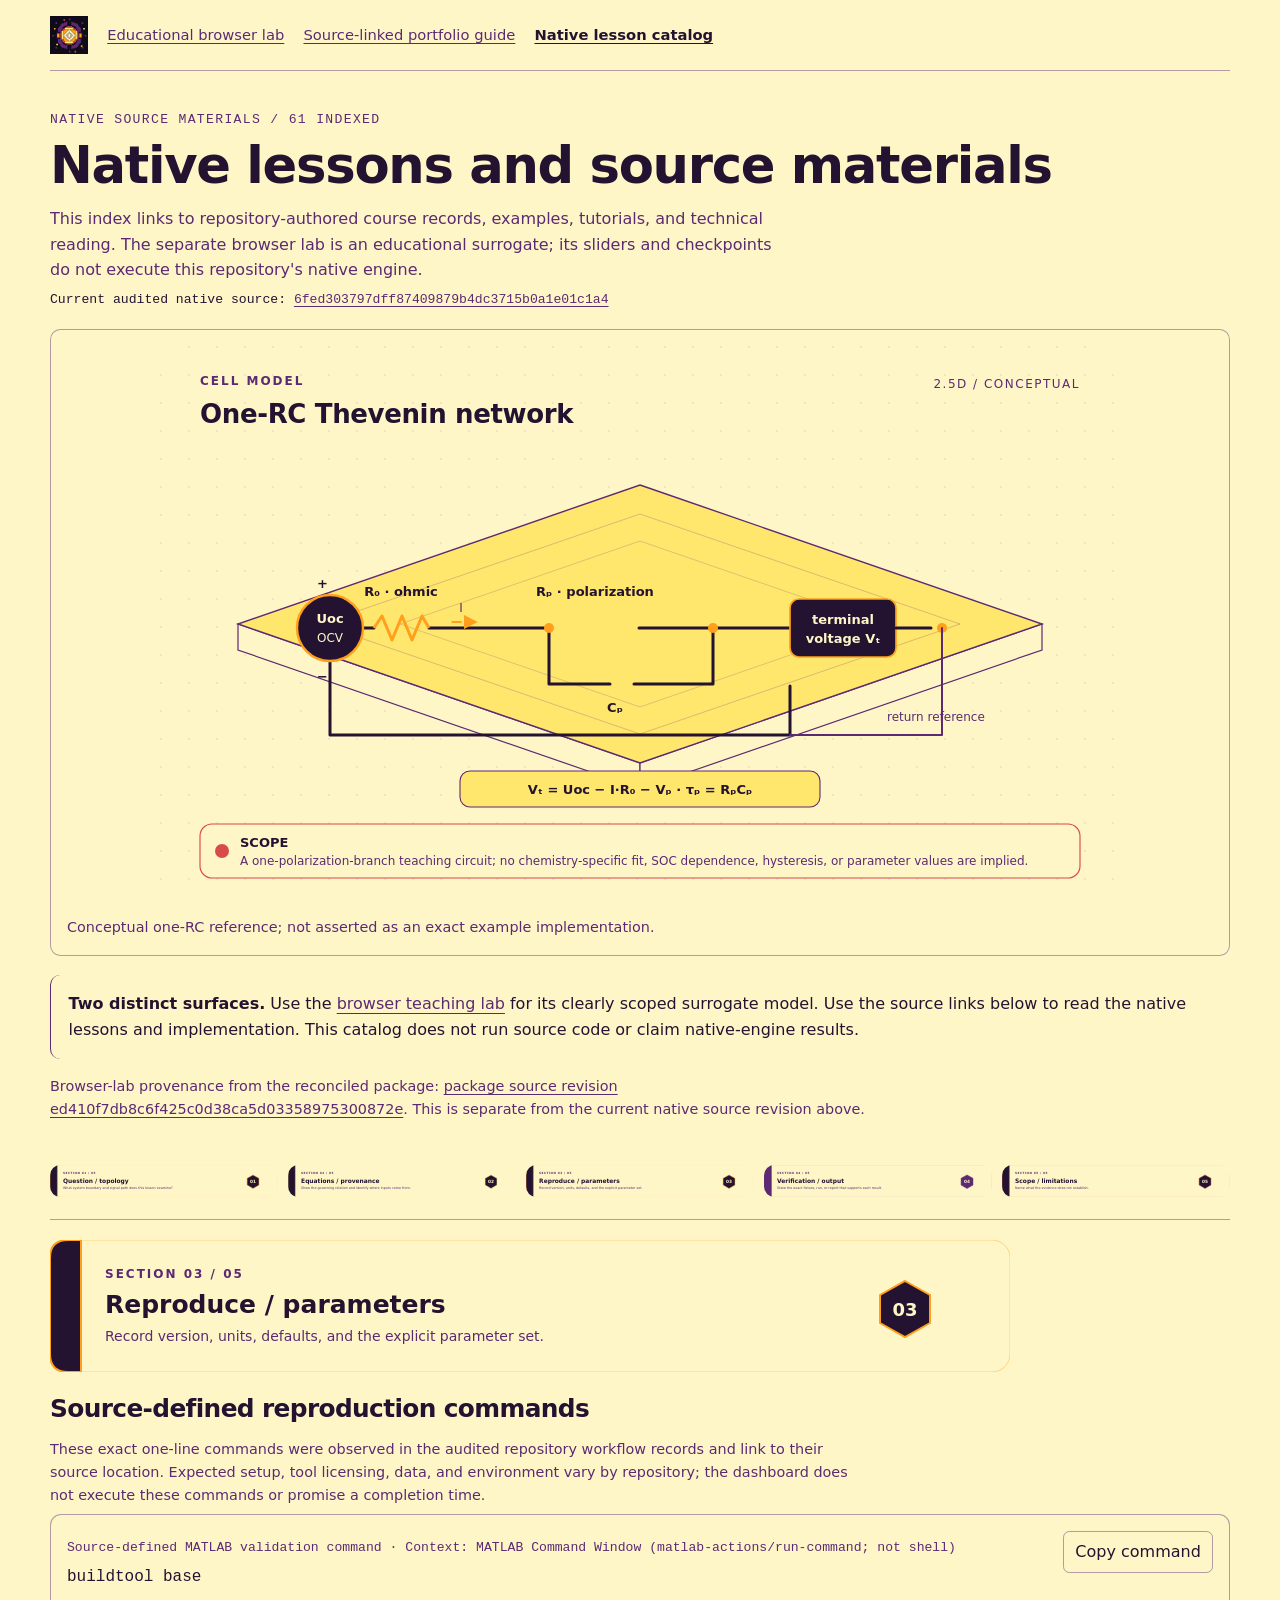
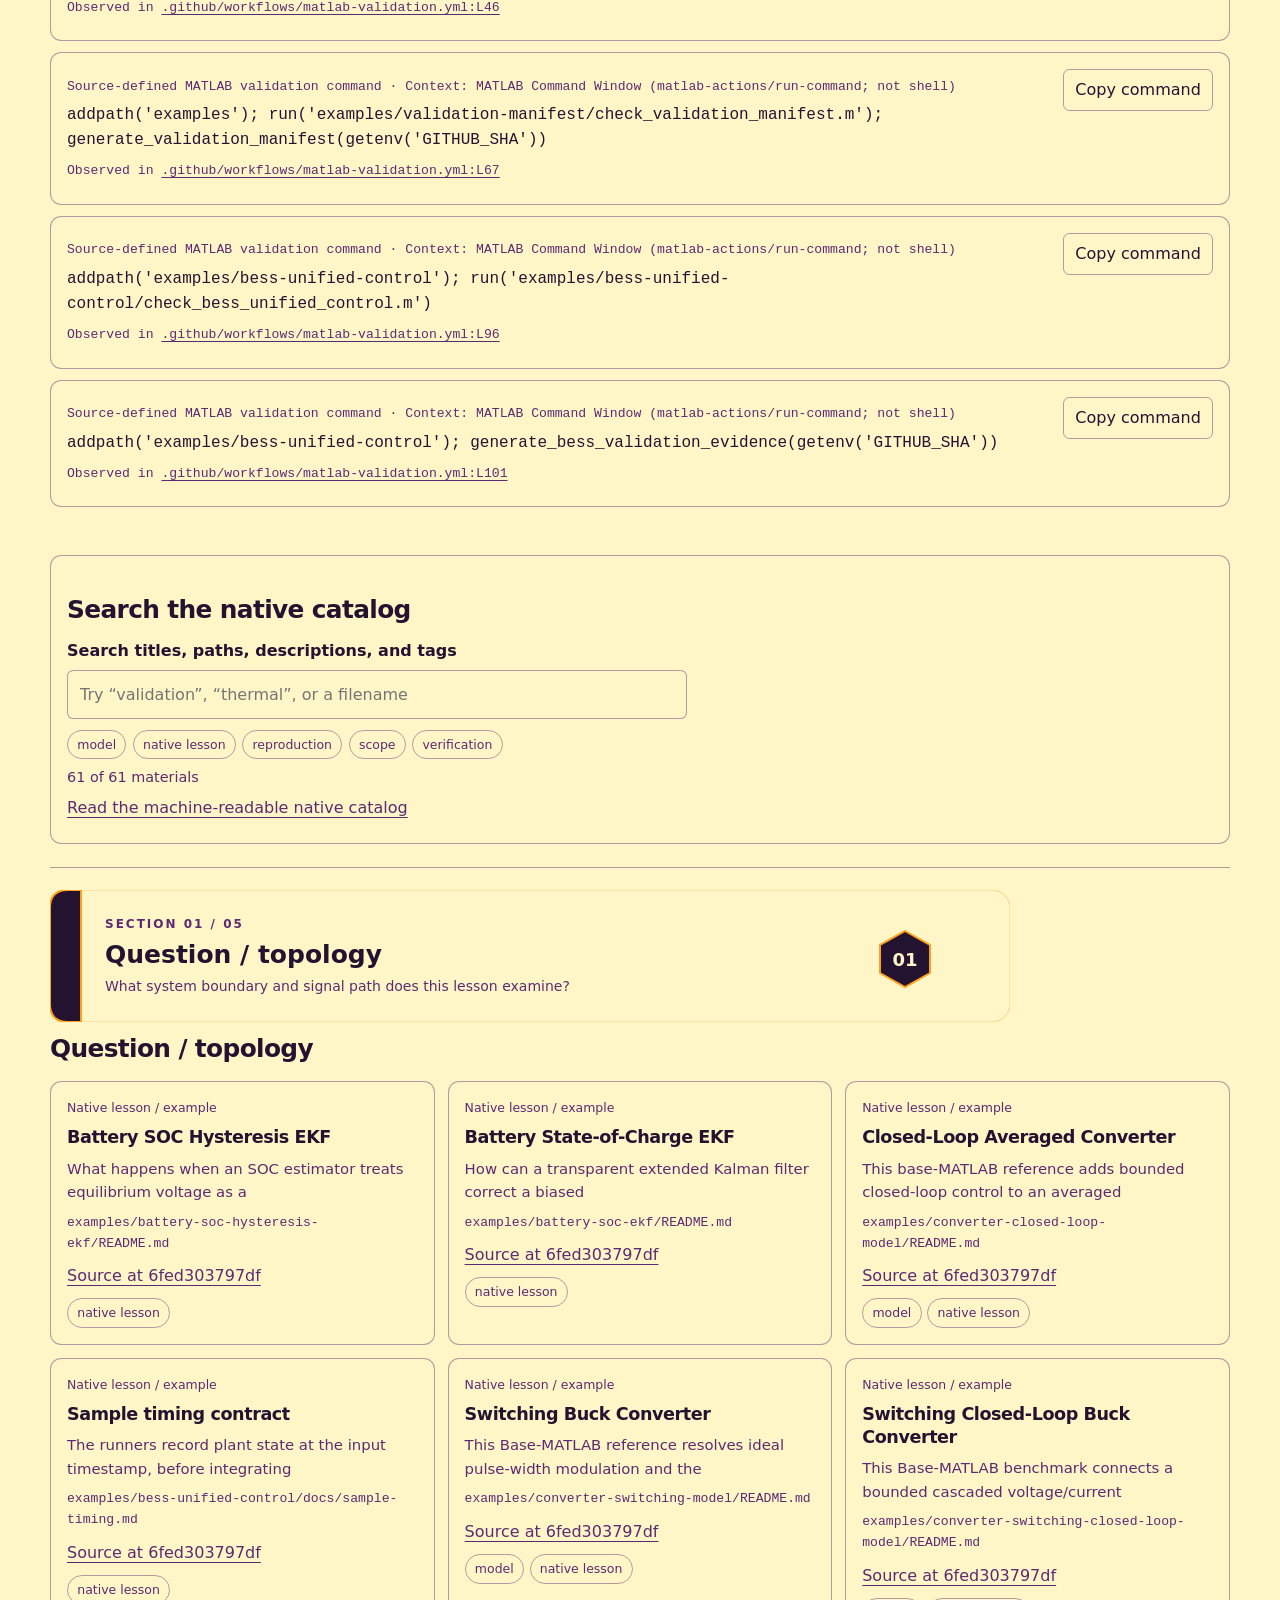
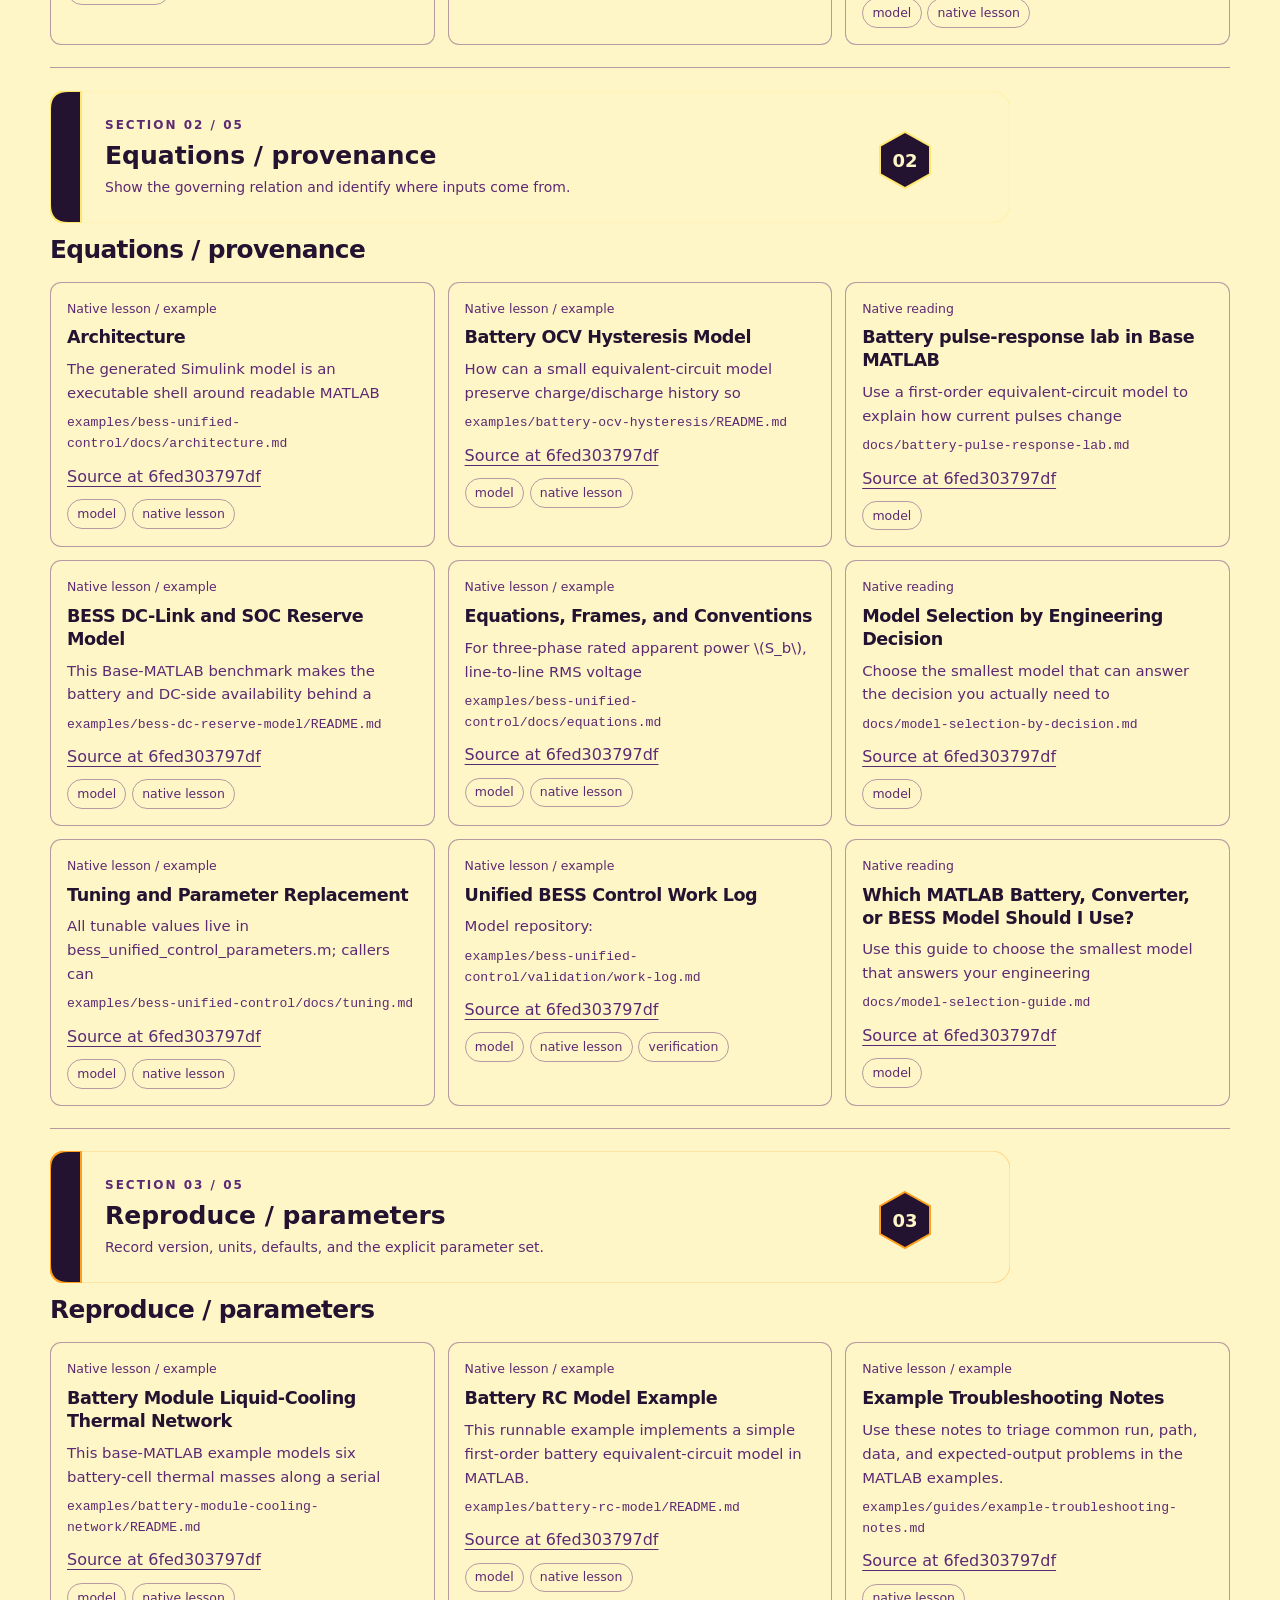
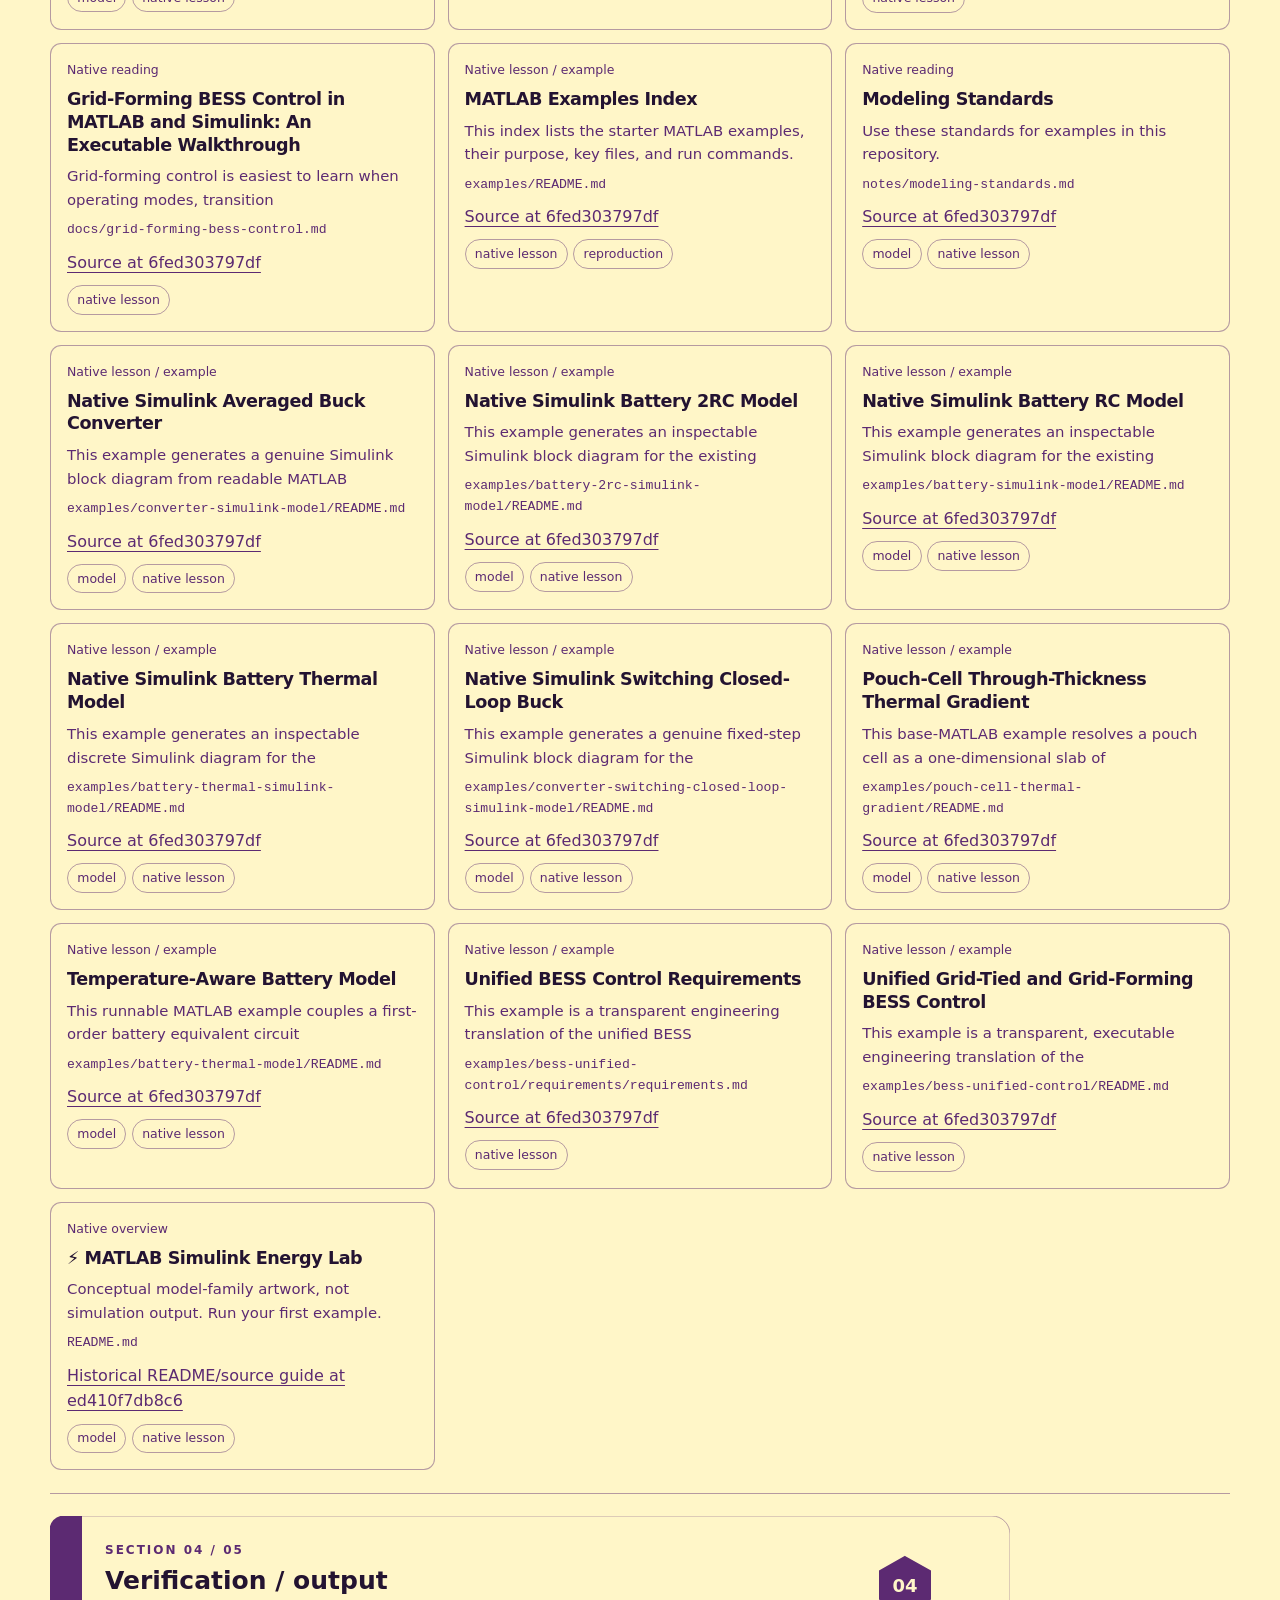
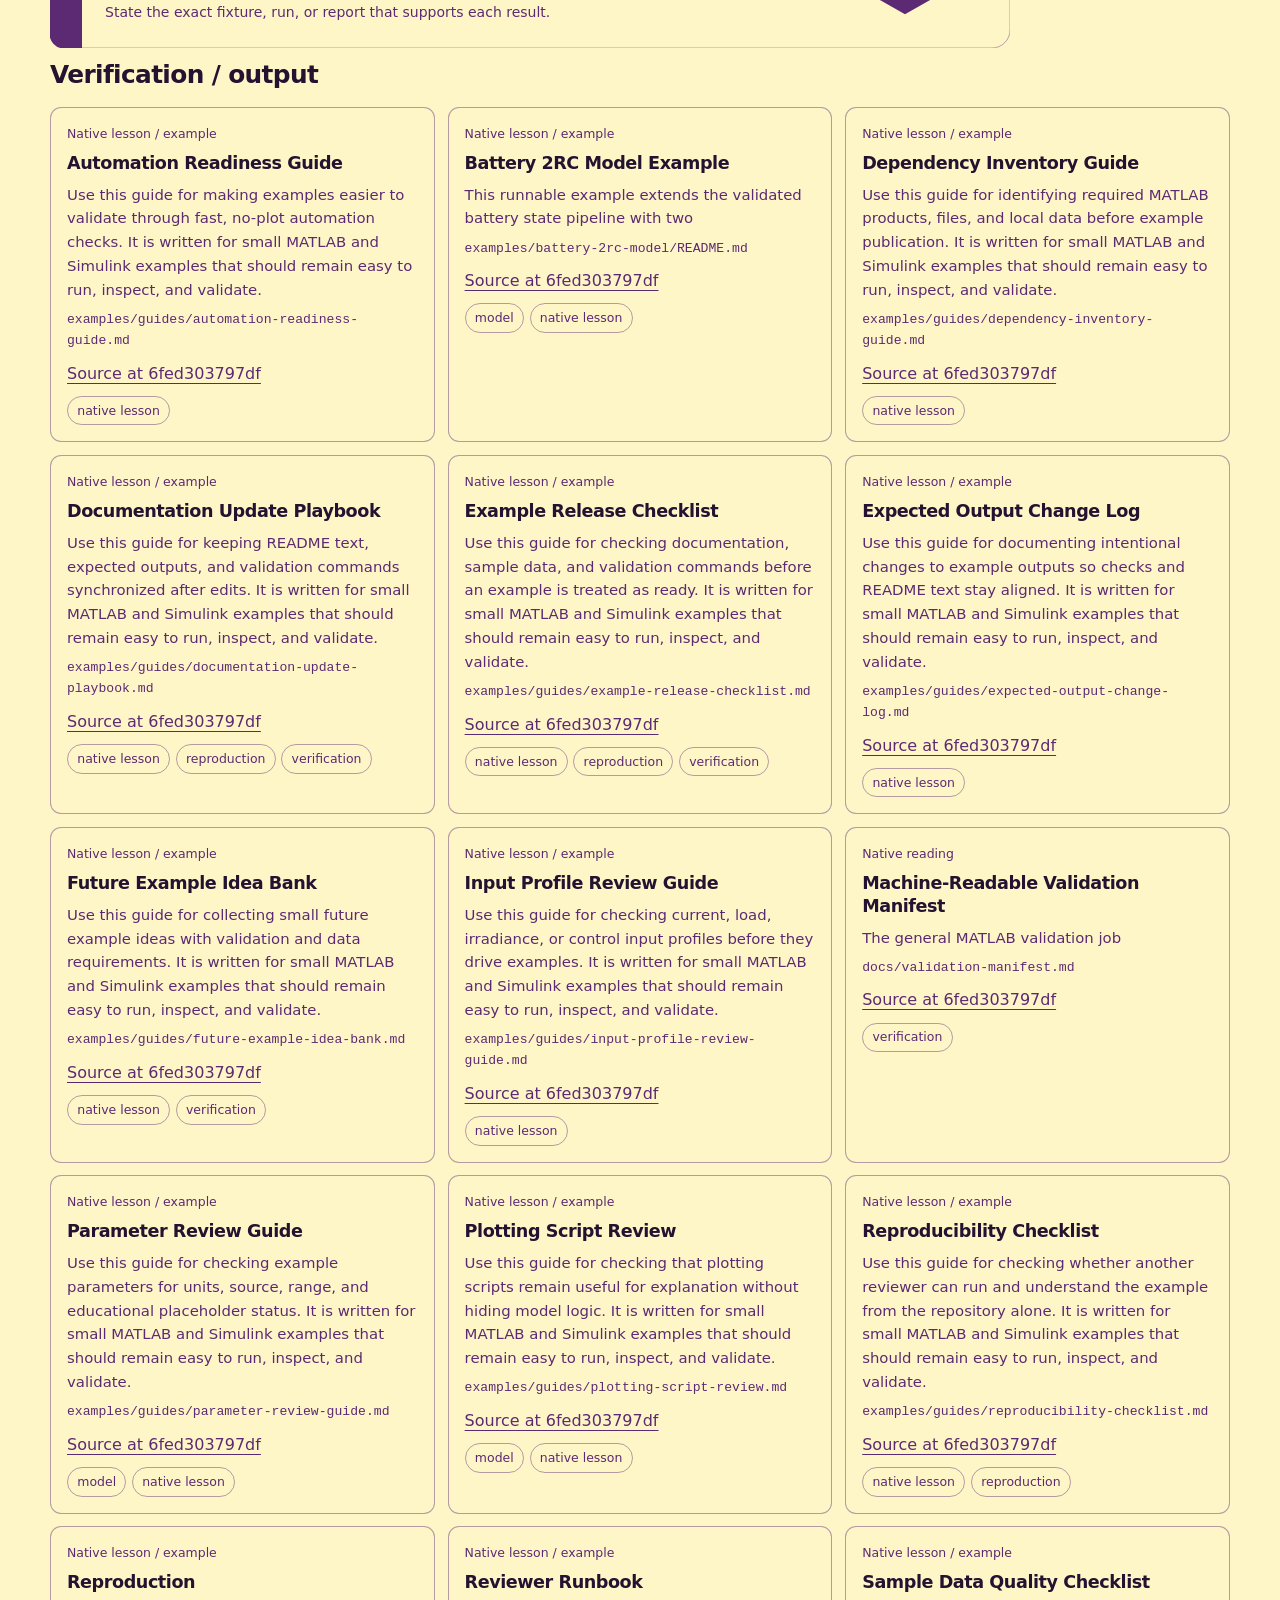
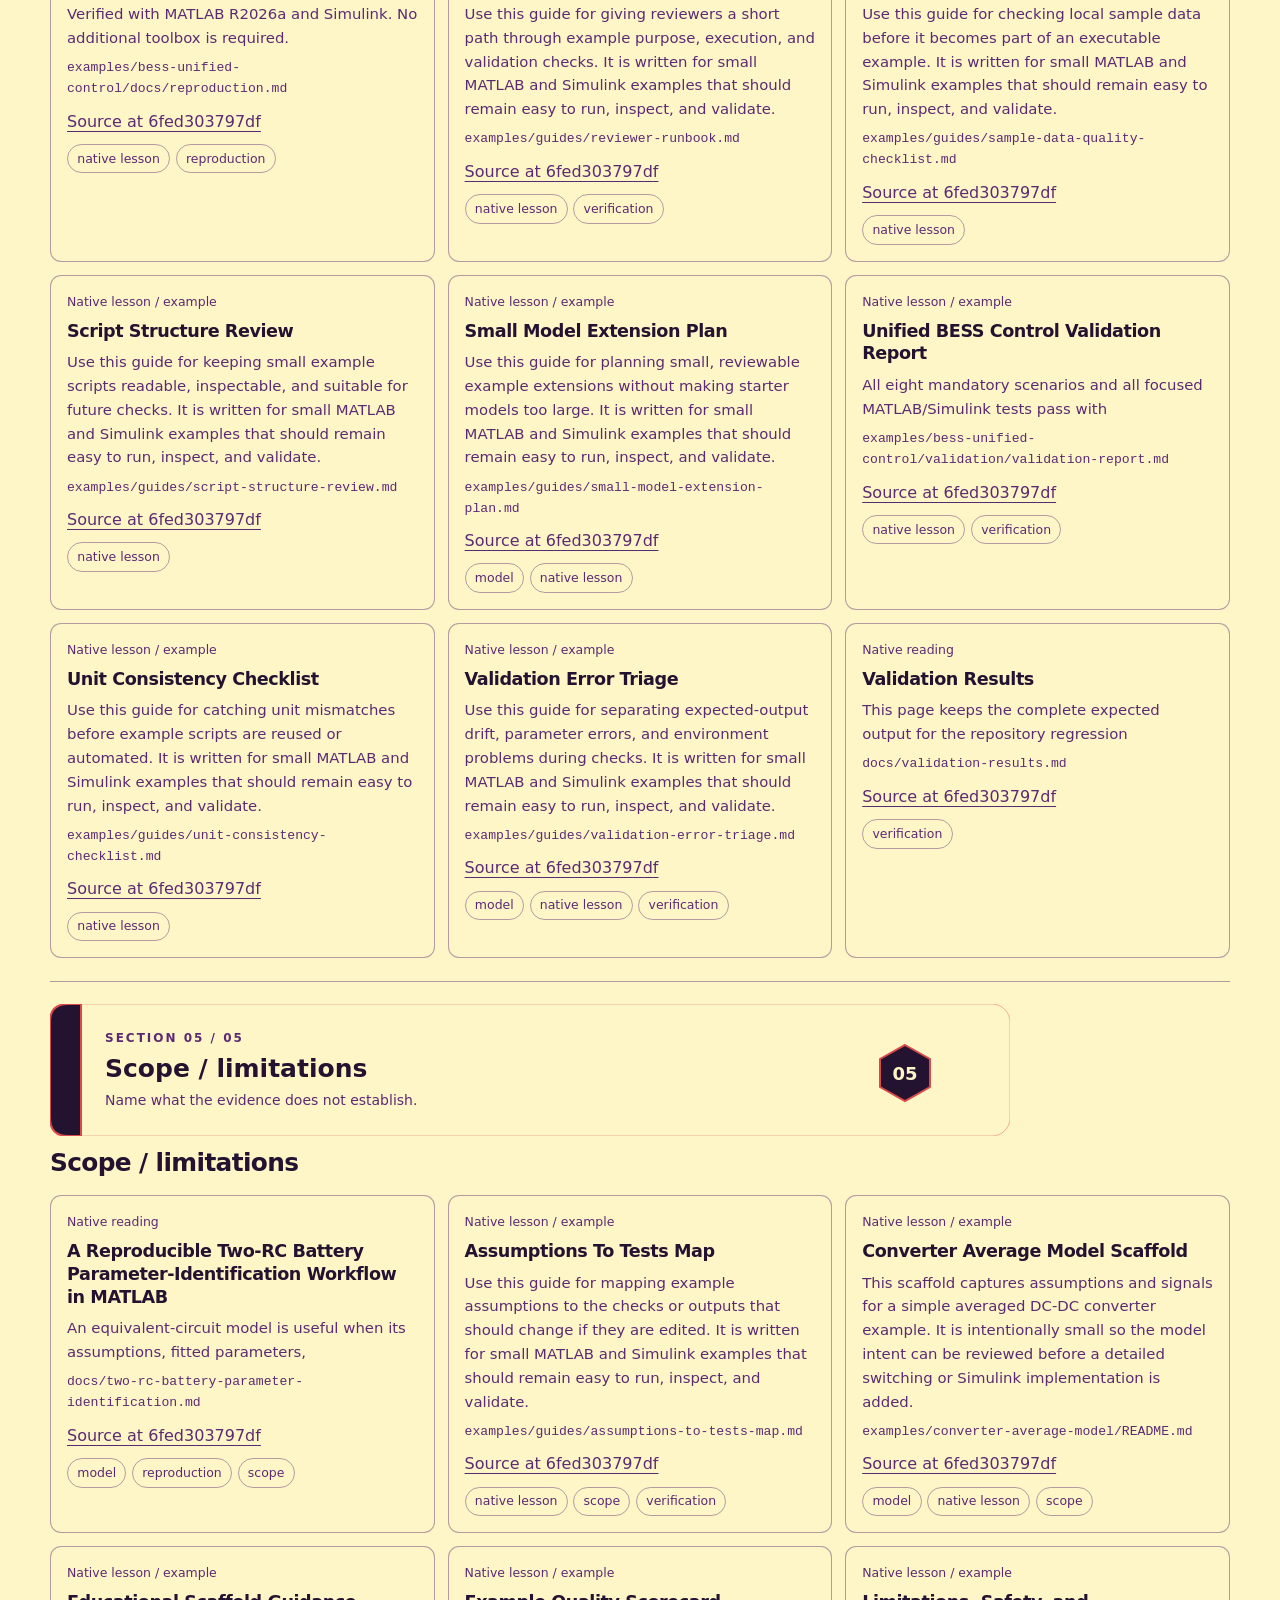
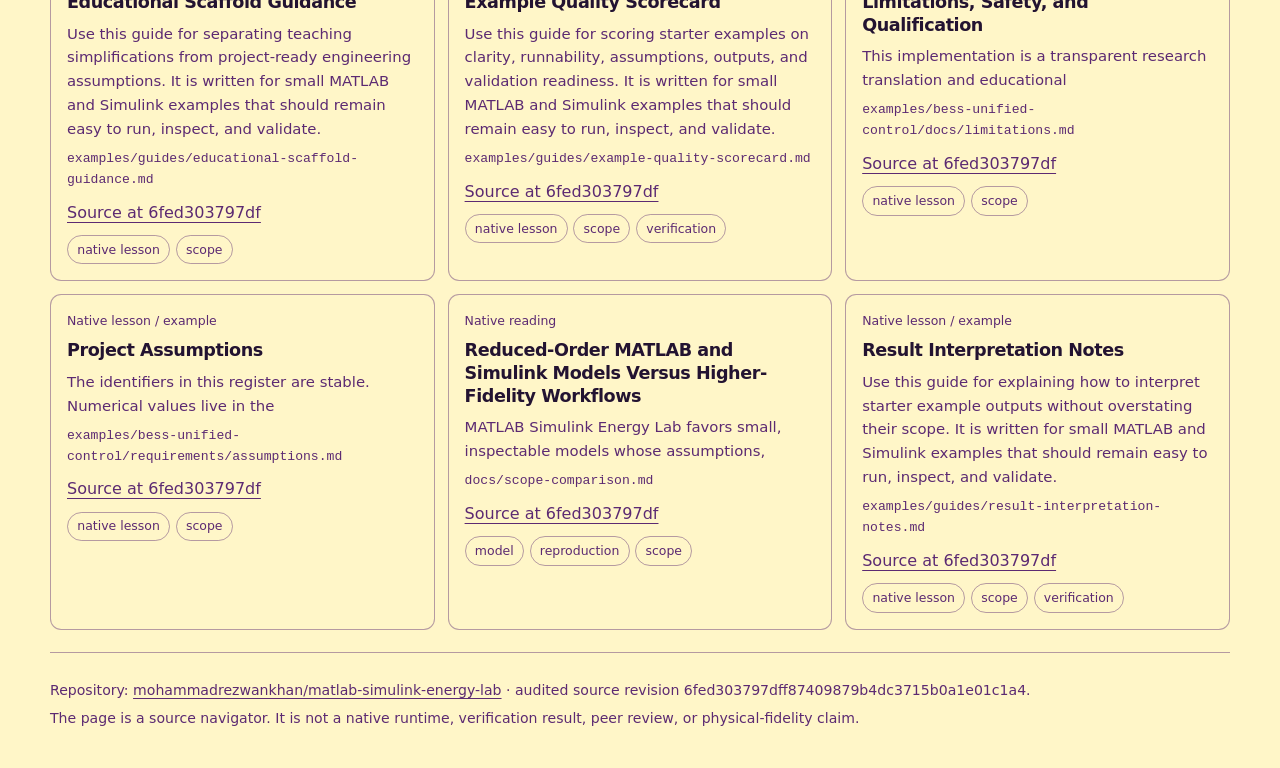
<file: docs/native-lessons.html>
<!doctype html>
<html data-avatar-brand="catalog" lang="en">
<head>
<meta charset="utf-8"><meta name="viewport" content="width=device-width, initial-scale=1"><meta name="color-scheme" content="light dark">
<meta name="description" content="Search source-backed native lessons, examples, commands, and scope notes for mohammadrezwankhan/matlab-simulink-energy-lab.">
<title>Matlab Simulink Energy Lab · Native lesson catalog</title>
<style>
:root{color-scheme:light dark;--bg:#fff6c8;--panel:#fff6c8;--ink:#231331;--muted:#fff6c8b8;--line:#fff6c8;--cyan:#5c2a72;--green:#5c2a72;--amber:#5c2a72;--violet:#5c2a72;--rose:#5c2a72;--focus:#5c2a72;font:16px/1.6 system-ui,-apple-system,Segoe UI,sans-serif}@media(prefers-color-scheme:dark){:root{--bg:#100b18;--panel:#231331;--ink:#fff6c8;--muted:#fff6c8;--line:#5c2a72;--cyan:#ffe66d;--green:#ff9f1c;--amber:#fff6c8;--violet:#fff6c8;--rose:#fff6c8;--focus:#fff6c8}}*{box-sizing:border-box}body{margin:0;background:var(--bg);color:var(--ink)}a{color:var(--cyan);text-underline-offset:.16em}a:hover{text-decoration-thickness:2px}button,input{font:inherit}button:focus-visible,a:focus-visible,input:focus-visible{outline:3px solid var(--focus);outline-offset:3px}.skip-link{position:absolute;top:-6rem;left:1rem;background:var(--panel);padding:.65rem 1rem;z-index:5}.skip-link:focus{top:1rem}.shell{width:min(1180px,calc(100% - 2rem));margin:auto}.surface-nav{display:flex;flex-wrap:wrap;gap:.8rem 1.2rem;align-items:center;padding:1rem 0;border-bottom:1px solid var(--line);font-size:.92rem}.surface-nav a[aria-current]{font-weight:700;color:var(--ink)}.hero{padding:2rem 0 1.4rem}h1{font-size:clamp(2rem,4vw,3.2rem);line-height:1.12;margin:.35rem 0 .75rem}h2{font-size:1.55rem;line-height:1.25;margin:1.4rem 0 .8rem}h3{font-size:1.1rem;line-height:1.3;margin:.2rem 0 .55rem}p{margin:.4rem 0}.eyebrow,.source-path,.command-source,.command-label,.revision{font-family:ui-monospace,SFMono-Regular,Consolas,monospace;font-size:.82rem}.eyebrow{letter-spacing:.1em;text-transform:uppercase;color:var(--muted)}.lede{max-width:78ch;color:var(--muted)}.revision{overflow-wrap:anywhere}.surface-note{margin:1rem 0;padding:1rem 1.1rem;border-left:5px solid var(--rose);background:var(--panel);border-radius:.35rem}.surface-note strong{color:var(--rose)}.model-figure{margin:1.2rem 0;padding:1rem;background:var(--panel);border:1px solid var(--line);border-radius:.65rem}.model-figure img{display:block;max-width:100%;height:auto;margin:auto}.model-figure figcaption{margin-top:.6rem;color:var(--muted);font-size:.9rem}.section-navigation{display:grid;grid-template-columns:repeat(auto-fit,minmax(180px,1fr));gap:.65rem;padding:1rem 0 1.4rem}.section-link{display:block;border-radius:.65rem;overflow:hidden}.section-link img,.section-banner img{display:block;width:100%;height:auto}.catalog-section{padding:1.4rem 0;border-top:1px solid var(--line);scroll-margin-top:1rem}.catalog-section h2{margin:.75rem 0 1rem}.lesson-grid{display:grid;grid-template-columns:repeat(auto-fit,minmax(min(100%,315px),1fr));gap:.8rem}.lesson-card,.command-card{background:var(--panel);border:1px solid var(--line);border-radius:.7rem;padding:1rem;min-width:0}.lesson-card[hidden]{display:none!important}.card-meta{display:flex;justify-content:space-between;gap:1rem;color:var(--muted);font-size:.78rem;margin-bottom:.5rem}.excerpt{color:var(--muted);font-size:.93rem}.source-path{overflow-wrap:anywhere;color:var(--muted)}.card-links{display:flex;flex-wrap:wrap;gap:.5rem 1rem;margin:.6rem 0}.tags{display:flex;flex-wrap:wrap;gap:.35rem}.tag,.filter-chip{border:1px solid var(--line);border-radius:999px;padding:.24rem .58rem;font-size:.78rem;color:var(--muted);background:transparent}.controls{padding:1rem;background:var(--panel);border:1px solid var(--line);border-radius:.7rem;margin:1.4rem 0}.controls label{display:block;font-weight:650;margin-bottom:.4rem}input[type=search]{width:min(100%,620px);padding:.65rem .75rem;background:var(--bg);border:1px solid var(--line);border-radius:.4rem;color:var(--ink)}.filter-list{display:flex;flex-wrap:wrap;gap:.4rem;margin-top:.7rem}.filter-chip[aria-pressed=true]{color:var(--ink);border-color:var(--cyan);box-shadow:inset 0 0 0 1px var(--cyan)}.results-count{color:var(--muted);font-size:.9rem}.reproduction{padding:1.25rem 0 1.6rem;border-top:1px solid var(--line)}.command-list{display:grid;gap:.7rem}.command-card{display:flex;align-items:flex-start;justify-content:space-between;gap:1rem}.command-card pre{margin:.2rem 0;white-space:pre-wrap;overflow-wrap:anywhere}.command-source,.command-label{color:var(--muted)}.copy-button{flex:none;border:1px solid var(--line);border-radius:.4rem;padding:.45rem .7rem;background:transparent;color:var(--ink);cursor:pointer}.copy-button:hover{border-color:var(--cyan)}.setup-note,.lab-provenance{color:var(--muted);font-size:.9rem;max-width:90ch}.footer{border-top:1px solid var(--line);padding:1.2rem 0 2rem;color:var(--muted);font-size:.88rem}@media(max-width:620px){.command-card{display:block}.copy-button{margin-top:.5rem}.surface-nav{gap:.55rem .85rem}}@media(prefers-reduced-motion:reduce){*,*::before,*::after{scroll-behavior:auto!important;animation:none!important;transition:none!important}}
</style><link rel="stylesheet" href="visuals/brand-uniformity/brand.css">
</head>
<body><a class="skip-link" href="#catalog">Skip to native catalog</a><main class="shell">
<nav class="surface-nav" aria-label="Learning surfaces"><img class="brand-avatar" data-brand-decoration="true" src="visuals/brand-uniformity/avatar.svg" width="48" height="48" alt="">
      <a href="index.html">Educational browser lab</a>
      <a href="portfolio/index.html">Source-linked portfolio guide</a>
      <a href="#catalog" aria-current="page">Native lesson catalog</a>
    </nav>
<section class="hero" aria-labelledby="page-title"><p class="eyebrow">Native source materials / 61 indexed</p><h1 id="page-title">Native lessons and source materials</h1>
<p class="lede">This index links to repository-authored course records, examples, tutorials, and technical reading. The separate browser lab is an educational surrogate; its sliders and checkpoints do not execute this repository's native engine.</p>
<p class="revision">Current audited native source: <a href="https://github.com/mohammadrezwankhan/matlab-simulink-energy-lab/tree/6fed303797dff87409879b4dc3715b0a1e01c1a4" target="_blank" rel="noopener noreferrer">6fed303797dff87409879b4dc3715b0a1e01c1a4</a></p>
<figure class="model-figure"><img src="visuals/brand-uniformity/diagrams/cell-rc-network.svg" alt="Conceptual teaching diagram selected from the repository visual mapping"><figcaption>Conceptual one-RC reference; not asserted as an exact example implementation.</figcaption></figure>
<aside class="surface-note"><strong>Two distinct surfaces.</strong> Use the <a href="index.html">browser teaching lab</a> for its clearly scoped surrogate model. Use the source links below to read the native lessons and implementation. This catalog does not run source code or claim native-engine results.</aside>
<p class="lab-provenance">Browser-lab provenance from the reconciled package: <a href="https://github.com/mohammadrezwankhan/matlab-simulink-energy-lab/tree/ed410f7db8c6f425c0d38ca5d03358975300872e" target="_blank" rel="noopener noreferrer">package source revision ed410f7db8c6f425c0d38ca5d03358975300872e</a>. This is separate from the current native source revision above.</p></section>
<nav class="section-navigation" aria-label="Five-color learning sections"><a class="section-link section-question" href="#question"><img src="visuals/brand-uniformity/sections/section-01-question.svg" alt="Section 01: Question / topology"></a>
<a class="section-link section-equations" href="#equations"><img src="visuals/brand-uniformity/sections/section-02-equations.svg" alt="Section 02: Equations / provenance"></a>
<a class="section-link section-reproduce" href="#reproduce"><img src="visuals/brand-uniformity/sections/section-03-reproduce.svg" alt="Section 03: Reproduce / parameters"></a>
<a class="section-link section-verification" href="#verification"><img src="visuals/brand-uniformity/sections/section-04-verification.svg" alt="Section 04: Verification / output"></a>
<a class="section-link section-scope" href="#scope"><img src="visuals/brand-uniformity/sections/section-05-scope.svg" alt="Section 05: Scope / limitations"></a></nav>
<section class="reproduction" id="reproduction" aria-labelledby="reproduction-title"><div class="section-banner"><img src="visuals/brand-uniformity/sections/section-03-reproduce.svg" alt="Section 03: Reproduce / parameters"></div>
<h2 id="reproduction-title">Source-defined reproduction commands</h2>
<p class="setup-note">These exact one-line commands were observed in the audited repository workflow records and link to their source location. Expected setup, tool licensing, data, and environment vary by repository; the dashboard does not execute these commands or promise a completion time.</p>
<div class="command-list"><article class="command-card">
          <div><p class="command-label">Source-defined MATLAB validation command · Context: MATLAB Command Window (matlab-actions/run-command; not shell)</p><pre><code>buildtool base</code></pre>
          <p class="command-source">Observed in <a href="https://github.com/mohammadrezwankhan/matlab-simulink-energy-lab/blob/6fed303797dff87409879b4dc3715b0a1e01c1a4/.github/workflows/matlab-validation.yml#L46" target="_blank" rel="noopener noreferrer">.github/workflows/matlab-validation.yml:L46</a></p></div>
          <button class="copy-button" type="button" data-copy="buildtool base" aria-label="Copy command 1">Copy command</button>
        </article><article class="command-card">
          <div><p class="command-label">Source-defined MATLAB validation command · Context: MATLAB Command Window (matlab-actions/run-command; not shell)</p><pre><code>addpath(&#x27;examples&#x27;); run(&#x27;examples/validation-manifest/check_validation_manifest.m&#x27;); generate_validation_manifest(getenv(&#x27;GITHUB_SHA&#x27;))</code></pre>
          <p class="command-source">Observed in <a href="https://github.com/mohammadrezwankhan/matlab-simulink-energy-lab/blob/6fed303797dff87409879b4dc3715b0a1e01c1a4/.github/workflows/matlab-validation.yml#L67" target="_blank" rel="noopener noreferrer">.github/workflows/matlab-validation.yml:L67</a></p></div>
          <button class="copy-button" type="button" data-copy="addpath(&#x27;examples&#x27;); run(&#x27;examples/validation-manifest/check_validation_manifest.m&#x27;); generate_validation_manifest(getenv(&#x27;GITHUB_SHA&#x27;))" aria-label="Copy command 2">Copy command</button>
        </article><article class="command-card">
          <div><p class="command-label">Source-defined MATLAB validation command · Context: MATLAB Command Window (matlab-actions/run-command; not shell)</p><pre><code>addpath(&#x27;examples/bess-unified-control&#x27;); run(&#x27;examples/bess-unified-control/check_bess_unified_control.m&#x27;)</code></pre>
          <p class="command-source">Observed in <a href="https://github.com/mohammadrezwankhan/matlab-simulink-energy-lab/blob/6fed303797dff87409879b4dc3715b0a1e01c1a4/.github/workflows/matlab-validation.yml#L96" target="_blank" rel="noopener noreferrer">.github/workflows/matlab-validation.yml:L96</a></p></div>
          <button class="copy-button" type="button" data-copy="addpath(&#x27;examples/bess-unified-control&#x27;); run(&#x27;examples/bess-unified-control/check_bess_unified_control.m&#x27;)" aria-label="Copy command 3">Copy command</button>
        </article><article class="command-card">
          <div><p class="command-label">Source-defined MATLAB validation command · Context: MATLAB Command Window (matlab-actions/run-command; not shell)</p><pre><code>addpath(&#x27;examples/bess-unified-control&#x27;); generate_bess_validation_evidence(getenv(&#x27;GITHUB_SHA&#x27;))</code></pre>
          <p class="command-source">Observed in <a href="https://github.com/mohammadrezwankhan/matlab-simulink-energy-lab/blob/6fed303797dff87409879b4dc3715b0a1e01c1a4/.github/workflows/matlab-validation.yml#L101" target="_blank" rel="noopener noreferrer">.github/workflows/matlab-validation.yml:L101</a></p></div>
          <button class="copy-button" type="button" data-copy="addpath(&#x27;examples/bess-unified-control&#x27;); generate_bess_validation_evidence(getenv(&#x27;GITHUB_SHA&#x27;))" aria-label="Copy command 4">Copy command</button>
        </article></div></section>
<section class="controls" id="catalog" aria-labelledby="catalog-title"><h2 id="catalog-title">Search the native catalog</h2><label for="lesson-search">Search titles, paths, descriptions, and tags</label><input id="lesson-search" type="search" autocomplete="off" placeholder="Try “validation”, “thermal”, or a filename">
<div class="filter-list" role="group" aria-label="Filter native materials by smart tag"><button class="filter-chip" type="button" data-tag-filter="model" aria-pressed="false">model</button>
<button class="filter-chip" type="button" data-tag-filter="native-lesson" aria-pressed="false">native lesson</button>
<button class="filter-chip" type="button" data-tag-filter="reproduction" aria-pressed="false">reproduction</button>
<button class="filter-chip" type="button" data-tag-filter="scope" aria-pressed="false">scope</button>
<button class="filter-chip" type="button" data-tag-filter="verification" aria-pressed="false">verification</button></div><p class="results-count" id="result-count" role="status" aria-live="polite">61 materials</p>
<p><a href="native-lessons.json">Read the machine-readable native catalog</a></p></section>
<section class="catalog-section section-question" id="question" aria-labelledby="heading-question">
          <div class="section-banner"><img src="visuals/brand-uniformity/sections/section-01-question.svg" alt="Section 01: Question / topology"></div>
          <h2 id="heading-question">Question / topology</h2>
          <div class="lesson-grid"><article class="lesson-card" data-search="battery soc hysteresis ekf examples/battery-soc-hysteresis-ekf/readme.md what happens when an soc estimator treats equilibrium voltage as a native lesson / example native-lesson" data-tags="native-lesson">
              <div class="card-meta"><span>Native lesson / example</span></div>
              <h3>Battery SOC Hysteresis EKF</h3><p class="excerpt">What happens when an SOC estimator treats equilibrium voltage as a</p>
              <p class="source-path"><code>examples/battery-soc-hysteresis-ekf/README.md</code></p>
              <div class="card-links"><a class="source-link" href="https://github.com/mohammadrezwankhan/matlab-simulink-energy-lab/blob/6fed303797dff87409879b4dc3715b0a1e01c1a4/examples/battery-soc-hysteresis-ekf/README.md#L1" target="_blank" rel="noopener noreferrer">Source at 6fed303797df</a></div><div class="tags"><span class="tag">native lesson</span></div>
            </article><article class="lesson-card" data-search="battery state-of-charge ekf examples/battery-soc-ekf/readme.md how can a transparent extended kalman filter correct a biased native lesson / example native-lesson" data-tags="native-lesson">
              <div class="card-meta"><span>Native lesson / example</span></div>
              <h3>Battery State-of-Charge EKF</h3><p class="excerpt">How can a transparent extended Kalman filter correct a biased</p>
              <p class="source-path"><code>examples/battery-soc-ekf/README.md</code></p>
              <div class="card-links"><a class="source-link" href="https://github.com/mohammadrezwankhan/matlab-simulink-energy-lab/blob/6fed303797dff87409879b4dc3715b0a1e01c1a4/examples/battery-soc-ekf/README.md#L1" target="_blank" rel="noopener noreferrer">Source at 6fed303797df</a></div><div class="tags"><span class="tag">native lesson</span></div>
            </article><article class="lesson-card" data-search="closed-loop averaged converter examples/converter-closed-loop-model/readme.md this base-matlab reference adds bounded closed-loop control to an averaged native lesson / example model native-lesson" data-tags="model native-lesson">
              <div class="card-meta"><span>Native lesson / example</span></div>
              <h3>Closed-Loop Averaged Converter</h3><p class="excerpt">This base-MATLAB reference adds bounded closed-loop control to an averaged</p>
              <p class="source-path"><code>examples/converter-closed-loop-model/README.md</code></p>
              <div class="card-links"><a class="source-link" href="https://github.com/mohammadrezwankhan/matlab-simulink-energy-lab/blob/6fed303797dff87409879b4dc3715b0a1e01c1a4/examples/converter-closed-loop-model/README.md#L1" target="_blank" rel="noopener noreferrer">Source at 6fed303797df</a></div><div class="tags"><span class="tag">model</span> <span class="tag">native lesson</span></div>
            </article><article class="lesson-card" data-search="sample timing contract examples/bess-unified-control/docs/sample-timing.md the runners record plant state at the input timestamp, before integrating native lesson / example native-lesson" data-tags="native-lesson">
              <div class="card-meta"><span>Native lesson / example</span></div>
              <h3>Sample timing contract</h3><p class="excerpt">The runners record plant state at the input timestamp, before integrating</p>
              <p class="source-path"><code>examples/bess-unified-control/docs/sample-timing.md</code></p>
              <div class="card-links"><a class="source-link" href="https://github.com/mohammadrezwankhan/matlab-simulink-energy-lab/blob/6fed303797dff87409879b4dc3715b0a1e01c1a4/examples/bess-unified-control/docs/sample-timing.md#L1" target="_blank" rel="noopener noreferrer">Source at 6fed303797df</a></div><div class="tags"><span class="tag">native lesson</span></div>
            </article><article class="lesson-card" data-search="switching buck converter examples/converter-switching-model/readme.md this base-matlab reference resolves ideal pulse-width modulation and the native lesson / example model native-lesson" data-tags="model native-lesson">
              <div class="card-meta"><span>Native lesson / example</span></div>
              <h3>Switching Buck Converter</h3><p class="excerpt">This Base-MATLAB reference resolves ideal pulse-width modulation and the</p>
              <p class="source-path"><code>examples/converter-switching-model/README.md</code></p>
              <div class="card-links"><a class="source-link" href="https://github.com/mohammadrezwankhan/matlab-simulink-energy-lab/blob/6fed303797dff87409879b4dc3715b0a1e01c1a4/examples/converter-switching-model/README.md#L1" target="_blank" rel="noopener noreferrer">Source at 6fed303797df</a></div><div class="tags"><span class="tag">model</span> <span class="tag">native lesson</span></div>
            </article><article class="lesson-card" data-search="switching closed-loop buck converter examples/converter-switching-closed-loop-model/readme.md this base-matlab benchmark connects a bounded cascaded voltage/current native lesson / example model native-lesson" data-tags="model native-lesson">
              <div class="card-meta"><span>Native lesson / example</span></div>
              <h3>Switching Closed-Loop Buck Converter</h3><p class="excerpt">This Base-MATLAB benchmark connects a bounded cascaded voltage/current</p>
              <p class="source-path"><code>examples/converter-switching-closed-loop-model/README.md</code></p>
              <div class="card-links"><a class="source-link" href="https://github.com/mohammadrezwankhan/matlab-simulink-energy-lab/blob/6fed303797dff87409879b4dc3715b0a1e01c1a4/examples/converter-switching-closed-loop-model/README.md#L1" target="_blank" rel="noopener noreferrer">Source at 6fed303797df</a></div><div class="tags"><span class="tag">model</span> <span class="tag">native lesson</span></div>
            </article></div>
        </section><section class="catalog-section section-equations" id="equations" aria-labelledby="heading-equations">
          <div class="section-banner"><img src="visuals/brand-uniformity/sections/section-02-equations.svg" alt="Section 02: Equations / provenance"></div>
          <h2 id="heading-equations">Equations / provenance</h2>
          <div class="lesson-grid"><article class="lesson-card" data-search="architecture examples/bess-unified-control/docs/architecture.md the generated simulink model is an executable shell around readable matlab native lesson / example model native-lesson" data-tags="model native-lesson">
              <div class="card-meta"><span>Native lesson / example</span></div>
              <h3>Architecture</h3><p class="excerpt">The generated Simulink model is an executable shell around readable MATLAB</p>
              <p class="source-path"><code>examples/bess-unified-control/docs/architecture.md</code></p>
              <div class="card-links"><a class="source-link" href="https://github.com/mohammadrezwankhan/matlab-simulink-energy-lab/blob/6fed303797dff87409879b4dc3715b0a1e01c1a4/examples/bess-unified-control/docs/architecture.md#L1" target="_blank" rel="noopener noreferrer">Source at 6fed303797df</a></div><div class="tags"><span class="tag">model</span> <span class="tag">native lesson</span></div>
            </article><article class="lesson-card" data-search="battery ocv hysteresis model examples/battery-ocv-hysteresis/readme.md how can a small equivalent-circuit model preserve charge/discharge history so native lesson / example model native-lesson" data-tags="model native-lesson">
              <div class="card-meta"><span>Native lesson / example</span></div>
              <h3>Battery OCV Hysteresis Model</h3><p class="excerpt">How can a small equivalent-circuit model preserve charge/discharge history so</p>
              <p class="source-path"><code>examples/battery-ocv-hysteresis/README.md</code></p>
              <div class="card-links"><a class="source-link" href="https://github.com/mohammadrezwankhan/matlab-simulink-energy-lab/blob/6fed303797dff87409879b4dc3715b0a1e01c1a4/examples/battery-ocv-hysteresis/README.md#L1" target="_blank" rel="noopener noreferrer">Source at 6fed303797df</a></div><div class="tags"><span class="tag">model</span> <span class="tag">native lesson</span></div>
            </article><article class="lesson-card" data-search="battery pulse-response lab in base matlab docs/battery-pulse-response-lab.md use a first-order equivalent-circuit model to explain how current pulses change native reading model" data-tags="model">
              <div class="card-meta"><span>Native reading</span></div>
              <h3>Battery pulse-response lab in Base MATLAB</h3><p class="excerpt">Use a first-order equivalent-circuit model to explain how current pulses change</p>
              <p class="source-path"><code>docs/battery-pulse-response-lab.md</code></p>
              <div class="card-links"><a class="source-link" href="https://github.com/mohammadrezwankhan/matlab-simulink-energy-lab/blob/6fed303797dff87409879b4dc3715b0a1e01c1a4/docs/battery-pulse-response-lab.md#L1" target="_blank" rel="noopener noreferrer">Source at 6fed303797df</a></div><div class="tags"><span class="tag">model</span></div>
            </article><article class="lesson-card" data-search="bess dc-link and soc reserve model examples/bess-dc-reserve-model/readme.md this base-matlab benchmark makes the battery and dc-side availability behind a native lesson / example model native-lesson" data-tags="model native-lesson">
              <div class="card-meta"><span>Native lesson / example</span></div>
              <h3>BESS DC-Link and SOC Reserve Model</h3><p class="excerpt">This Base-MATLAB benchmark makes the battery and DC-side availability behind a</p>
              <p class="source-path"><code>examples/bess-dc-reserve-model/README.md</code></p>
              <div class="card-links"><a class="source-link" href="https://github.com/mohammadrezwankhan/matlab-simulink-energy-lab/blob/6fed303797dff87409879b4dc3715b0a1e01c1a4/examples/bess-dc-reserve-model/README.md#L1" target="_blank" rel="noopener noreferrer">Source at 6fed303797df</a></div><div class="tags"><span class="tag">model</span> <span class="tag">native lesson</span></div>
            </article><article class="lesson-card" data-search="equations, frames, and conventions examples/bess-unified-control/docs/equations.md for three-phase rated apparent power \(s_b\), line-to-line rms voltage native lesson / example model native-lesson" data-tags="model native-lesson">
              <div class="card-meta"><span>Native lesson / example</span></div>
              <h3>Equations, Frames, and Conventions</h3><p class="excerpt">For three-phase rated apparent power \(S_b\), line-to-line RMS voltage</p>
              <p class="source-path"><code>examples/bess-unified-control/docs/equations.md</code></p>
              <div class="card-links"><a class="source-link" href="https://github.com/mohammadrezwankhan/matlab-simulink-energy-lab/blob/6fed303797dff87409879b4dc3715b0a1e01c1a4/examples/bess-unified-control/docs/equations.md#L3" target="_blank" rel="noopener noreferrer">Source at 6fed303797df</a></div><div class="tags"><span class="tag">model</span> <span class="tag">native lesson</span></div>
            </article><article class="lesson-card" data-search="model selection by engineering decision docs/model-selection-by-decision.md choose the smallest model that can answer the decision you actually need to native reading model" data-tags="model">
              <div class="card-meta"><span>Native reading</span></div>
              <h3>Model Selection by Engineering Decision</h3><p class="excerpt">Choose the smallest model that can answer the decision you actually need to</p>
              <p class="source-path"><code>docs/model-selection-by-decision.md</code></p>
              <div class="card-links"><a class="source-link" href="https://github.com/mohammadrezwankhan/matlab-simulink-energy-lab/blob/6fed303797dff87409879b4dc3715b0a1e01c1a4/docs/model-selection-by-decision.md#L3" target="_blank" rel="noopener noreferrer">Source at 6fed303797df</a></div><div class="tags"><span class="tag">model</span></div>
            </article><article class="lesson-card" data-search="tuning and parameter replacement examples/bess-unified-control/docs/tuning.md all tunable values live in bess_unified_control_parameters.m; callers can native lesson / example model native-lesson" data-tags="model native-lesson">
              <div class="card-meta"><span>Native lesson / example</span></div>
              <h3>Tuning and Parameter Replacement</h3><p class="excerpt">All tunable values live in bess_unified_control_parameters.m; callers can</p>
              <p class="source-path"><code>examples/bess-unified-control/docs/tuning.md</code></p>
              <div class="card-links"><a class="source-link" href="https://github.com/mohammadrezwankhan/matlab-simulink-energy-lab/blob/6fed303797dff87409879b4dc3715b0a1e01c1a4/examples/bess-unified-control/docs/tuning.md#L1" target="_blank" rel="noopener noreferrer">Source at 6fed303797df</a></div><div class="tags"><span class="tag">model</span> <span class="tag">native lesson</span></div>
            </article><article class="lesson-card" data-search="unified bess control work log examples/bess-unified-control/validation/work-log.md model repository: native lesson / example model native-lesson verification" data-tags="model native-lesson verification">
              <div class="card-meta"><span>Native lesson / example</span></div>
              <h3>Unified BESS Control Work Log</h3><p class="excerpt">Model repository:</p>
              <p class="source-path"><code>examples/bess-unified-control/validation/work-log.md</code></p>
              <div class="card-links"><a class="source-link" href="https://github.com/mohammadrezwankhan/matlab-simulink-energy-lab/blob/6fed303797dff87409879b4dc3715b0a1e01c1a4/examples/bess-unified-control/validation/work-log.md#L1" target="_blank" rel="noopener noreferrer">Source at 6fed303797df</a></div><div class="tags"><span class="tag">model</span> <span class="tag">native lesson</span> <span class="tag">verification</span></div>
            </article><article class="lesson-card" data-search="which matlab battery, converter, or bess model should i use? docs/model-selection-guide.md use this guide to choose the smallest model that answers your engineering native reading model" data-tags="model">
              <div class="card-meta"><span>Native reading</span></div>
              <h3>Which MATLAB Battery, Converter, or BESS Model Should I Use?</h3><p class="excerpt">Use this guide to choose the smallest model that answers your engineering</p>
              <p class="source-path"><code>docs/model-selection-guide.md</code></p>
              <div class="card-links"><a class="source-link" href="https://github.com/mohammadrezwankhan/matlab-simulink-energy-lab/blob/6fed303797dff87409879b4dc3715b0a1e01c1a4/docs/model-selection-guide.md#L3" target="_blank" rel="noopener noreferrer">Source at 6fed303797df</a></div><div class="tags"><span class="tag">model</span></div>
            </article></div>
        </section><section class="catalog-section section-reproduce" id="reproduce" aria-labelledby="heading-reproduce">
          <div class="section-banner"><img src="visuals/brand-uniformity/sections/section-03-reproduce.svg" alt="Section 03: Reproduce / parameters"></div>
          <h2 id="heading-reproduce">Reproduce / parameters</h2>
          <div class="lesson-grid"><article class="lesson-card" data-search="battery module liquid-cooling thermal network examples/battery-module-cooling-network/readme.md this base-matlab example models six battery-cell thermal masses along a serial native lesson / example model native-lesson" data-tags="model native-lesson">
              <div class="card-meta"><span>Native lesson / example</span></div>
              <h3>Battery Module Liquid-Cooling Thermal Network</h3><p class="excerpt">This base-MATLAB example models six battery-cell thermal masses along a serial</p>
              <p class="source-path"><code>examples/battery-module-cooling-network/README.md</code></p>
              <div class="card-links"><a class="source-link" href="https://github.com/mohammadrezwankhan/matlab-simulink-energy-lab/blob/6fed303797dff87409879b4dc3715b0a1e01c1a4/examples/battery-module-cooling-network/README.md#L3" target="_blank" rel="noopener noreferrer">Source at 6fed303797df</a></div><div class="tags"><span class="tag">model</span> <span class="tag">native lesson</span></div>
            </article><article class="lesson-card" data-search="battery rc model example examples/battery-rc-model/readme.md this runnable example implements a simple first-order battery equivalent-circuit model in matlab. native lesson / example model native-lesson" data-tags="model native-lesson">
              <div class="card-meta"><span>Native lesson / example</span></div>
              <h3>Battery RC Model Example</h3><p class="excerpt">This runnable example implements a simple first-order battery equivalent-circuit model in MATLAB.</p>
              <p class="source-path"><code>examples/battery-rc-model/README.md</code></p>
              <div class="card-links"><a class="source-link" href="https://github.com/mohammadrezwankhan/matlab-simulink-energy-lab/blob/6fed303797dff87409879b4dc3715b0a1e01c1a4/examples/battery-rc-model/README.md#L3" target="_blank" rel="noopener noreferrer">Source at 6fed303797df</a></div><div class="tags"><span class="tag">model</span> <span class="tag">native lesson</span></div>
            </article><article class="lesson-card" data-search="example troubleshooting notes examples/guides/example-troubleshooting-notes.md use these notes to triage common run, path, data, and expected-output problems in the matlab examples. native lesson / example native-lesson" data-tags="native-lesson">
              <div class="card-meta"><span>Native lesson / example</span></div>
              <h3>Example Troubleshooting Notes</h3><p class="excerpt">Use these notes to triage common run, path, data, and expected-output problems in the MATLAB examples.</p>
              <p class="source-path"><code>examples/guides/example-troubleshooting-notes.md</code></p>
              <div class="card-links"><a class="source-link" href="https://github.com/mohammadrezwankhan/matlab-simulink-energy-lab/blob/6fed303797dff87409879b4dc3715b0a1e01c1a4/examples/guides/example-troubleshooting-notes.md#L1" target="_blank" rel="noopener noreferrer">Source at 6fed303797df</a></div><div class="tags"><span class="tag">native lesson</span></div>
            </article><article class="lesson-card" data-search="grid-forming bess control in matlab and simulink: an executable walkthrough docs/grid-forming-bess-control.md grid-forming control is easiest to learn when operating modes, transition native reading native-lesson" data-tags="native-lesson">
              <div class="card-meta"><span>Native reading</span></div>
              <h3>Grid-Forming BESS Control in MATLAB and Simulink: An Executable Walkthrough</h3><p class="excerpt">Grid-forming control is easiest to learn when operating modes, transition</p>
              <p class="source-path"><code>docs/grid-forming-bess-control.md</code></p>
              <div class="card-links"><a class="source-link" href="https://github.com/mohammadrezwankhan/matlab-simulink-energy-lab/blob/6fed303797dff87409879b4dc3715b0a1e01c1a4/docs/grid-forming-bess-control.md#L3" target="_blank" rel="noopener noreferrer">Source at 6fed303797df</a></div><div class="tags"><span class="tag">native lesson</span></div>
            </article><article class="lesson-card" data-search="matlab examples index examples/readme.md this index lists the starter matlab examples, their purpose, key files, and run commands. native lesson / example native-lesson reproduction" data-tags="native-lesson reproduction">
              <div class="card-meta"><span>Native lesson / example</span></div>
              <h3>MATLAB Examples Index</h3><p class="excerpt">This index lists the starter MATLAB examples, their purpose, key files, and run commands.</p>
              <p class="source-path"><code>examples/README.md</code></p>
              <div class="card-links"><a class="source-link" href="https://github.com/mohammadrezwankhan/matlab-simulink-energy-lab/blob/6fed303797dff87409879b4dc3715b0a1e01c1a4/examples/README.md#L3" target="_blank" rel="noopener noreferrer">Source at 6fed303797df</a></div><div class="tags"><span class="tag">native lesson</span> <span class="tag">reproduction</span></div>
            </article><article class="lesson-card" data-search="modeling standards notes/modeling-standards.md use these standards for examples in this repository. native reading model native-lesson" data-tags="model native-lesson">
              <div class="card-meta"><span>Native reading</span></div>
              <h3>Modeling Standards</h3><p class="excerpt">Use these standards for examples in this repository.</p>
              <p class="source-path"><code>notes/modeling-standards.md</code></p>
              <div class="card-links"><a class="source-link" href="https://github.com/mohammadrezwankhan/matlab-simulink-energy-lab/blob/6fed303797dff87409879b4dc3715b0a1e01c1a4/notes/modeling-standards.md#L1" target="_blank" rel="noopener noreferrer">Source at 6fed303797df</a></div><div class="tags"><span class="tag">model</span> <span class="tag">native lesson</span></div>
            </article><article class="lesson-card" data-search="native simulink averaged buck converter examples/converter-simulink-model/readme.md this example generates a genuine simulink block diagram from readable matlab native lesson / example model native-lesson" data-tags="model native-lesson">
              <div class="card-meta"><span>Native lesson / example</span></div>
              <h3>Native Simulink Averaged Buck Converter</h3><p class="excerpt">This example generates a genuine Simulink block diagram from readable MATLAB</p>
              <p class="source-path"><code>examples/converter-simulink-model/README.md</code></p>
              <div class="card-links"><a class="source-link" href="https://github.com/mohammadrezwankhan/matlab-simulink-energy-lab/blob/6fed303797dff87409879b4dc3715b0a1e01c1a4/examples/converter-simulink-model/README.md#L1" target="_blank" rel="noopener noreferrer">Source at 6fed303797df</a></div><div class="tags"><span class="tag">model</span> <span class="tag">native lesson</span></div>
            </article><article class="lesson-card" data-search="native simulink battery 2rc model examples/battery-2rc-simulink-model/readme.md this example generates an inspectable simulink block diagram for the existing native lesson / example model native-lesson" data-tags="model native-lesson">
              <div class="card-meta"><span>Native lesson / example</span></div>
              <h3>Native Simulink Battery 2RC Model</h3><p class="excerpt">This example generates an inspectable Simulink block diagram for the existing</p>
              <p class="source-path"><code>examples/battery-2rc-simulink-model/README.md</code></p>
              <div class="card-links"><a class="source-link" href="https://github.com/mohammadrezwankhan/matlab-simulink-energy-lab/blob/6fed303797dff87409879b4dc3715b0a1e01c1a4/examples/battery-2rc-simulink-model/README.md#L1" target="_blank" rel="noopener noreferrer">Source at 6fed303797df</a></div><div class="tags"><span class="tag">model</span> <span class="tag">native lesson</span></div>
            </article><article class="lesson-card" data-search="native simulink battery rc model examples/battery-simulink-model/readme.md this example generates an inspectable simulink block diagram for the existing native lesson / example model native-lesson" data-tags="model native-lesson">
              <div class="card-meta"><span>Native lesson / example</span></div>
              <h3>Native Simulink Battery RC Model</h3><p class="excerpt">This example generates an inspectable Simulink block diagram for the existing</p>
              <p class="source-path"><code>examples/battery-simulink-model/README.md</code></p>
              <div class="card-links"><a class="source-link" href="https://github.com/mohammadrezwankhan/matlab-simulink-energy-lab/blob/6fed303797dff87409879b4dc3715b0a1e01c1a4/examples/battery-simulink-model/README.md#L1" target="_blank" rel="noopener noreferrer">Source at 6fed303797df</a></div><div class="tags"><span class="tag">model</span> <span class="tag">native lesson</span></div>
            </article><article class="lesson-card" data-search="native simulink battery thermal model examples/battery-thermal-simulink-model/readme.md this example generates an inspectable discrete simulink diagram for the native lesson / example model native-lesson" data-tags="model native-lesson">
              <div class="card-meta"><span>Native lesson / example</span></div>
              <h3>Native Simulink Battery Thermal Model</h3><p class="excerpt">This example generates an inspectable discrete Simulink diagram for the</p>
              <p class="source-path"><code>examples/battery-thermal-simulink-model/README.md</code></p>
              <div class="card-links"><a class="source-link" href="https://github.com/mohammadrezwankhan/matlab-simulink-energy-lab/blob/6fed303797dff87409879b4dc3715b0a1e01c1a4/examples/battery-thermal-simulink-model/README.md#L1" target="_blank" rel="noopener noreferrer">Source at 6fed303797df</a></div><div class="tags"><span class="tag">model</span> <span class="tag">native lesson</span></div>
            </article><article class="lesson-card" data-search="native simulink switching closed-loop buck examples/converter-switching-closed-loop-simulink-model/readme.md this example generates a genuine fixed-step simulink block diagram for the native lesson / example model native-lesson" data-tags="model native-lesson">
              <div class="card-meta"><span>Native lesson / example</span></div>
              <h3>Native Simulink Switching Closed-Loop Buck</h3><p class="excerpt">This example generates a genuine fixed-step Simulink block diagram for the</p>
              <p class="source-path"><code>examples/converter-switching-closed-loop-simulink-model/README.md</code></p>
              <div class="card-links"><a class="source-link" href="https://github.com/mohammadrezwankhan/matlab-simulink-energy-lab/blob/6fed303797dff87409879b4dc3715b0a1e01c1a4/examples/converter-switching-closed-loop-simulink-model/README.md#L1" target="_blank" rel="noopener noreferrer">Source at 6fed303797df</a></div><div class="tags"><span class="tag">model</span> <span class="tag">native lesson</span></div>
            </article><article class="lesson-card" data-search="pouch-cell through-thickness thermal gradient examples/pouch-cell-thermal-gradient/readme.md this base-matlab example resolves a pouch cell as a one-dimensional slab of native lesson / example model native-lesson" data-tags="model native-lesson">
              <div class="card-meta"><span>Native lesson / example</span></div>
              <h3>Pouch-Cell Through-Thickness Thermal Gradient</h3><p class="excerpt">This base-MATLAB example resolves a pouch cell as a one-dimensional slab of</p>
              <p class="source-path"><code>examples/pouch-cell-thermal-gradient/README.md</code></p>
              <div class="card-links"><a class="source-link" href="https://github.com/mohammadrezwankhan/matlab-simulink-energy-lab/blob/6fed303797dff87409879b4dc3715b0a1e01c1a4/examples/pouch-cell-thermal-gradient/README.md#L3" target="_blank" rel="noopener noreferrer">Source at 6fed303797df</a></div><div class="tags"><span class="tag">model</span> <span class="tag">native lesson</span></div>
            </article><article class="lesson-card" data-search="temperature-aware battery model examples/battery-thermal-model/readme.md this runnable matlab example couples a first-order battery equivalent circuit native lesson / example model native-lesson" data-tags="model native-lesson">
              <div class="card-meta"><span>Native lesson / example</span></div>
              <h3>Temperature-Aware Battery Model</h3><p class="excerpt">This runnable MATLAB example couples a first-order battery equivalent circuit</p>
              <p class="source-path"><code>examples/battery-thermal-model/README.md</code></p>
              <div class="card-links"><a class="source-link" href="https://github.com/mohammadrezwankhan/matlab-simulink-energy-lab/blob/6fed303797dff87409879b4dc3715b0a1e01c1a4/examples/battery-thermal-model/README.md#L3" target="_blank" rel="noopener noreferrer">Source at 6fed303797df</a></div><div class="tags"><span class="tag">model</span> <span class="tag">native lesson</span></div>
            </article><article class="lesson-card" data-search="unified bess control requirements examples/bess-unified-control/requirements/requirements.md this example is a transparent engineering translation of the unified bess native lesson / example native-lesson" data-tags="native-lesson">
              <div class="card-meta"><span>Native lesson / example</span></div>
              <h3>Unified BESS Control Requirements</h3><p class="excerpt">This example is a transparent engineering translation of the unified BESS</p>
              <p class="source-path"><code>examples/bess-unified-control/requirements/requirements.md</code></p>
              <div class="card-links"><a class="source-link" href="https://github.com/mohammadrezwankhan/matlab-simulink-energy-lab/blob/6fed303797dff87409879b4dc3715b0a1e01c1a4/examples/bess-unified-control/requirements/requirements.md#L1" target="_blank" rel="noopener noreferrer">Source at 6fed303797df</a></div><div class="tags"><span class="tag">native lesson</span></div>
            </article><article class="lesson-card" data-search="unified grid-tied and grid-forming bess control examples/bess-unified-control/readme.md this example is a transparent, executable engineering translation of the native lesson / example native-lesson" data-tags="native-lesson">
              <div class="card-meta"><span>Native lesson / example</span></div>
              <h3>Unified Grid-Tied and Grid-Forming BESS Control</h3><p class="excerpt">This example is a transparent, executable engineering translation of the</p>
              <p class="source-path"><code>examples/bess-unified-control/README.md</code></p>
              <div class="card-links"><a class="source-link" href="https://github.com/mohammadrezwankhan/matlab-simulink-energy-lab/blob/6fed303797dff87409879b4dc3715b0a1e01c1a4/examples/bess-unified-control/README.md#L3" target="_blank" rel="noopener noreferrer">Source at 6fed303797df</a></div><div class="tags"><span class="tag">native lesson</span></div>
            </article><article class="lesson-card" data-search="⚡ matlab simulink energy lab readme.md conceptual model-family artwork, not simulation output. run your first example. native overview model native-lesson" data-tags="model native-lesson">
              <div class="card-meta"><span>Native overview</span></div>
              <h3>⚡ MATLAB Simulink Energy Lab</h3><p class="excerpt">Conceptual model-family artwork, not simulation output. Run your first example.</p>
              <p class="source-path"><code>README.md</code></p>
              <div class="card-links"><a class="source-link" href="https://github.com/mohammadrezwankhan/matlab-simulink-energy-lab/blob/ed410f7db8c6f425c0d38ca5d03358975300872e/README.md#L3" target="_blank" rel="noopener noreferrer">Historical README/source guide at ed410f7db8c6</a></div><div class="tags"><span class="tag">model</span> <span class="tag">native lesson</span></div>
            </article></div>
        </section><section class="catalog-section section-verification" id="verification" aria-labelledby="heading-verification">
          <div class="section-banner"><img src="visuals/brand-uniformity/sections/section-04-verification.svg" alt="Section 04: Verification / output"></div>
          <h2 id="heading-verification">Verification / output</h2>
          <div class="lesson-grid"><article class="lesson-card" data-search="automation readiness guide examples/guides/automation-readiness-guide.md use this guide for making examples easier to validate through fast, no-plot automation checks. it is written for small matlab and simulink examples that should remain easy to run, inspect, and validate. native lesson / example native-lesson" data-tags="native-lesson">
              <div class="card-meta"><span>Native lesson / example</span></div>
              <h3>Automation Readiness Guide</h3><p class="excerpt">Use this guide for making examples easier to validate through fast, no-plot automation checks. It is written for small MATLAB and Simulink examples that should remain easy to run, inspect, and validate.</p>
              <p class="source-path"><code>examples/guides/automation-readiness-guide.md</code></p>
              <div class="card-links"><a class="source-link" href="https://github.com/mohammadrezwankhan/matlab-simulink-energy-lab/blob/6fed303797dff87409879b4dc3715b0a1e01c1a4/examples/guides/automation-readiness-guide.md#L1" target="_blank" rel="noopener noreferrer">Source at 6fed303797df</a></div><div class="tags"><span class="tag">native lesson</span></div>
            </article><article class="lesson-card" data-search="battery 2rc model example examples/battery-2rc-model/readme.md this runnable example extends the validated battery state pipeline with two native lesson / example model native-lesson" data-tags="model native-lesson">
              <div class="card-meta"><span>Native lesson / example</span></div>
              <h3>Battery 2RC Model Example</h3><p class="excerpt">This runnable example extends the validated battery state pipeline with two</p>
              <p class="source-path"><code>examples/battery-2rc-model/README.md</code></p>
              <div class="card-links"><a class="source-link" href="https://github.com/mohammadrezwankhan/matlab-simulink-energy-lab/blob/6fed303797dff87409879b4dc3715b0a1e01c1a4/examples/battery-2rc-model/README.md#L3" target="_blank" rel="noopener noreferrer">Source at 6fed303797df</a></div><div class="tags"><span class="tag">model</span> <span class="tag">native lesson</span></div>
            </article><article class="lesson-card" data-search="dependency inventory guide examples/guides/dependency-inventory-guide.md use this guide for identifying required matlab products, files, and local data before example publication. it is written for small matlab and simulink examples that should remain easy to run, inspect, and validate. native lesson / example native-lesson" data-tags="native-lesson">
              <div class="card-meta"><span>Native lesson / example</span></div>
              <h3>Dependency Inventory Guide</h3><p class="excerpt">Use this guide for identifying required MATLAB products, files, and local data before example publication. It is written for small MATLAB and Simulink examples that should remain easy to run, inspect, and validate.</p>
              <p class="source-path"><code>examples/guides/dependency-inventory-guide.md</code></p>
              <div class="card-links"><a class="source-link" href="https://github.com/mohammadrezwankhan/matlab-simulink-energy-lab/blob/6fed303797dff87409879b4dc3715b0a1e01c1a4/examples/guides/dependency-inventory-guide.md#L1" target="_blank" rel="noopener noreferrer">Source at 6fed303797df</a></div><div class="tags"><span class="tag">native lesson</span></div>
            </article><article class="lesson-card" data-search="documentation update playbook examples/guides/documentation-update-playbook.md use this guide for keeping readme text, expected outputs, and validation commands synchronized after edits. it is written for small matlab and simulink examples that should remain easy to run, inspect, and validate. native lesson / example native-lesson reproduction verification" data-tags="native-lesson reproduction verification">
              <div class="card-meta"><span>Native lesson / example</span></div>
              <h3>Documentation Update Playbook</h3><p class="excerpt">Use this guide for keeping README text, expected outputs, and validation commands synchronized after edits. It is written for small MATLAB and Simulink examples that should remain easy to run, inspect, and validate.</p>
              <p class="source-path"><code>examples/guides/documentation-update-playbook.md</code></p>
              <div class="card-links"><a class="source-link" href="https://github.com/mohammadrezwankhan/matlab-simulink-energy-lab/blob/6fed303797dff87409879b4dc3715b0a1e01c1a4/examples/guides/documentation-update-playbook.md#L1" target="_blank" rel="noopener noreferrer">Source at 6fed303797df</a></div><div class="tags"><span class="tag">native lesson</span> <span class="tag">reproduction</span> <span class="tag">verification</span></div>
            </article><article class="lesson-card" data-search="example release checklist examples/guides/example-release-checklist.md use this guide for checking documentation, sample data, and validation commands before an example is treated as ready. it is written for small matlab and simulink examples that should remain easy to run, inspect, and validate. native lesson / example native-lesson reproduction verification" data-tags="native-lesson reproduction verification">
              <div class="card-meta"><span>Native lesson / example</span></div>
              <h3>Example Release Checklist</h3><p class="excerpt">Use this guide for checking documentation, sample data, and validation commands before an example is treated as ready. It is written for small MATLAB and Simulink examples that should remain easy to run, inspect, and validate.</p>
              <p class="source-path"><code>examples/guides/example-release-checklist.md</code></p>
              <div class="card-links"><a class="source-link" href="https://github.com/mohammadrezwankhan/matlab-simulink-energy-lab/blob/6fed303797dff87409879b4dc3715b0a1e01c1a4/examples/guides/example-release-checklist.md#L1" target="_blank" rel="noopener noreferrer">Source at 6fed303797df</a></div><div class="tags"><span class="tag">native lesson</span> <span class="tag">reproduction</span> <span class="tag">verification</span></div>
            </article><article class="lesson-card" data-search="expected output change log examples/guides/expected-output-change-log.md use this guide for documenting intentional changes to example outputs so checks and readme text stay aligned. it is written for small matlab and simulink examples that should remain easy to run, inspect, and validate. native lesson / example native-lesson" data-tags="native-lesson">
              <div class="card-meta"><span>Native lesson / example</span></div>
              <h3>Expected Output Change Log</h3><p class="excerpt">Use this guide for documenting intentional changes to example outputs so checks and README text stay aligned. It is written for small MATLAB and Simulink examples that should remain easy to run, inspect, and validate.</p>
              <p class="source-path"><code>examples/guides/expected-output-change-log.md</code></p>
              <div class="card-links"><a class="source-link" href="https://github.com/mohammadrezwankhan/matlab-simulink-energy-lab/blob/6fed303797dff87409879b4dc3715b0a1e01c1a4/examples/guides/expected-output-change-log.md#L1" target="_blank" rel="noopener noreferrer">Source at 6fed303797df</a></div><div class="tags"><span class="tag">native lesson</span></div>
            </article><article class="lesson-card" data-search="future example idea bank examples/guides/future-example-idea-bank.md use this guide for collecting small future example ideas with validation and data requirements. it is written for small matlab and simulink examples that should remain easy to run, inspect, and validate. native lesson / example native-lesson verification" data-tags="native-lesson verification">
              <div class="card-meta"><span>Native lesson / example</span></div>
              <h3>Future Example Idea Bank</h3><p class="excerpt">Use this guide for collecting small future example ideas with validation and data requirements. It is written for small MATLAB and Simulink examples that should remain easy to run, inspect, and validate.</p>
              <p class="source-path"><code>examples/guides/future-example-idea-bank.md</code></p>
              <div class="card-links"><a class="source-link" href="https://github.com/mohammadrezwankhan/matlab-simulink-energy-lab/blob/6fed303797dff87409879b4dc3715b0a1e01c1a4/examples/guides/future-example-idea-bank.md#L1" target="_blank" rel="noopener noreferrer">Source at 6fed303797df</a></div><div class="tags"><span class="tag">native lesson</span> <span class="tag">verification</span></div>
            </article><article class="lesson-card" data-search="input profile review guide examples/guides/input-profile-review-guide.md use this guide for checking current, load, irradiance, or control input profiles before they drive examples. it is written for small matlab and simulink examples that should remain easy to run, inspect, and validate. native lesson / example native-lesson" data-tags="native-lesson">
              <div class="card-meta"><span>Native lesson / example</span></div>
              <h3>Input Profile Review Guide</h3><p class="excerpt">Use this guide for checking current, load, irradiance, or control input profiles before they drive examples. It is written for small MATLAB and Simulink examples that should remain easy to run, inspect, and validate.</p>
              <p class="source-path"><code>examples/guides/input-profile-review-guide.md</code></p>
              <div class="card-links"><a class="source-link" href="https://github.com/mohammadrezwankhan/matlab-simulink-energy-lab/blob/6fed303797dff87409879b4dc3715b0a1e01c1a4/examples/guides/input-profile-review-guide.md#L1" target="_blank" rel="noopener noreferrer">Source at 6fed303797df</a></div><div class="tags"><span class="tag">native lesson</span></div>
            </article><article class="lesson-card" data-search="machine-readable validation manifest docs/validation-manifest.md the general matlab validation job native reading verification" data-tags="verification">
              <div class="card-meta"><span>Native reading</span></div>
              <h3>Machine-Readable Validation Manifest</h3><p class="excerpt">The general MATLAB validation job</p>
              <p class="source-path"><code>docs/validation-manifest.md</code></p>
              <div class="card-links"><a class="source-link" href="https://github.com/mohammadrezwankhan/matlab-simulink-energy-lab/blob/6fed303797dff87409879b4dc3715b0a1e01c1a4/docs/validation-manifest.md#L1" target="_blank" rel="noopener noreferrer">Source at 6fed303797df</a></div><div class="tags"><span class="tag">verification</span></div>
            </article><article class="lesson-card" data-search="parameter review guide examples/guides/parameter-review-guide.md use this guide for checking example parameters for units, source, range, and educational placeholder status. it is written for small matlab and simulink examples that should remain easy to run, inspect, and validate. native lesson / example model native-lesson" data-tags="model native-lesson">
              <div class="card-meta"><span>Native lesson / example</span></div>
              <h3>Parameter Review Guide</h3><p class="excerpt">Use this guide for checking example parameters for units, source, range, and educational placeholder status. It is written for small MATLAB and Simulink examples that should remain easy to run, inspect, and validate.</p>
              <p class="source-path"><code>examples/guides/parameter-review-guide.md</code></p>
              <div class="card-links"><a class="source-link" href="https://github.com/mohammadrezwankhan/matlab-simulink-energy-lab/blob/6fed303797dff87409879b4dc3715b0a1e01c1a4/examples/guides/parameter-review-guide.md#L1" target="_blank" rel="noopener noreferrer">Source at 6fed303797df</a></div><div class="tags"><span class="tag">model</span> <span class="tag">native lesson</span></div>
            </article><article class="lesson-card" data-search="plotting script review examples/guides/plotting-script-review.md use this guide for checking that plotting scripts remain useful for explanation without hiding model logic. it is written for small matlab and simulink examples that should remain easy to run, inspect, and validate. native lesson / example model native-lesson" data-tags="model native-lesson">
              <div class="card-meta"><span>Native lesson / example</span></div>
              <h3>Plotting Script Review</h3><p class="excerpt">Use this guide for checking that plotting scripts remain useful for explanation without hiding model logic. It is written for small MATLAB and Simulink examples that should remain easy to run, inspect, and validate.</p>
              <p class="source-path"><code>examples/guides/plotting-script-review.md</code></p>
              <div class="card-links"><a class="source-link" href="https://github.com/mohammadrezwankhan/matlab-simulink-energy-lab/blob/6fed303797dff87409879b4dc3715b0a1e01c1a4/examples/guides/plotting-script-review.md#L1" target="_blank" rel="noopener noreferrer">Source at 6fed303797df</a></div><div class="tags"><span class="tag">model</span> <span class="tag">native lesson</span></div>
            </article><article class="lesson-card" data-search="reproducibility checklist examples/guides/reproducibility-checklist.md use this guide for checking whether another reviewer can run and understand the example from the repository alone. it is written for small matlab and simulink examples that should remain easy to run, inspect, and validate. native lesson / example native-lesson reproduction" data-tags="native-lesson reproduction">
              <div class="card-meta"><span>Native lesson / example</span></div>
              <h3>Reproducibility Checklist</h3><p class="excerpt">Use this guide for checking whether another reviewer can run and understand the example from the repository alone. It is written for small MATLAB and Simulink examples that should remain easy to run, inspect, and validate.</p>
              <p class="source-path"><code>examples/guides/reproducibility-checklist.md</code></p>
              <div class="card-links"><a class="source-link" href="https://github.com/mohammadrezwankhan/matlab-simulink-energy-lab/blob/6fed303797dff87409879b4dc3715b0a1e01c1a4/examples/guides/reproducibility-checklist.md#L1" target="_blank" rel="noopener noreferrer">Source at 6fed303797df</a></div><div class="tags"><span class="tag">native lesson</span> <span class="tag">reproduction</span></div>
            </article><article class="lesson-card" data-search="reproduction examples/bess-unified-control/docs/reproduction.md verified with matlab r2026a and simulink. no additional toolbox is required. native lesson / example native-lesson reproduction" data-tags="native-lesson reproduction">
              <div class="card-meta"><span>Native lesson / example</span></div>
              <h3>Reproduction</h3><p class="excerpt">Verified with MATLAB R2026a and Simulink. No additional toolbox is required.</p>
              <p class="source-path"><code>examples/bess-unified-control/docs/reproduction.md</code></p>
              <div class="card-links"><a class="source-link" href="https://github.com/mohammadrezwankhan/matlab-simulink-energy-lab/blob/6fed303797dff87409879b4dc3715b0a1e01c1a4/examples/bess-unified-control/docs/reproduction.md#L1" target="_blank" rel="noopener noreferrer">Source at 6fed303797df</a></div><div class="tags"><span class="tag">native lesson</span> <span class="tag">reproduction</span></div>
            </article><article class="lesson-card" data-search="reviewer runbook examples/guides/reviewer-runbook.md use this guide for giving reviewers a short path through example purpose, execution, and validation checks. it is written for small matlab and simulink examples that should remain easy to run, inspect, and validate. native lesson / example native-lesson verification" data-tags="native-lesson verification">
              <div class="card-meta"><span>Native lesson / example</span></div>
              <h3>Reviewer Runbook</h3><p class="excerpt">Use this guide for giving reviewers a short path through example purpose, execution, and validation checks. It is written for small MATLAB and Simulink examples that should remain easy to run, inspect, and validate.</p>
              <p class="source-path"><code>examples/guides/reviewer-runbook.md</code></p>
              <div class="card-links"><a class="source-link" href="https://github.com/mohammadrezwankhan/matlab-simulink-energy-lab/blob/6fed303797dff87409879b4dc3715b0a1e01c1a4/examples/guides/reviewer-runbook.md#L1" target="_blank" rel="noopener noreferrer">Source at 6fed303797df</a></div><div class="tags"><span class="tag">native lesson</span> <span class="tag">verification</span></div>
            </article><article class="lesson-card" data-search="sample data quality checklist examples/guides/sample-data-quality-checklist.md use this guide for checking local sample data before it becomes part of an executable example. it is written for small matlab and simulink examples that should remain easy to run, inspect, and validate. native lesson / example native-lesson" data-tags="native-lesson">
              <div class="card-meta"><span>Native lesson / example</span></div>
              <h3>Sample Data Quality Checklist</h3><p class="excerpt">Use this guide for checking local sample data before it becomes part of an executable example. It is written for small MATLAB and Simulink examples that should remain easy to run, inspect, and validate.</p>
              <p class="source-path"><code>examples/guides/sample-data-quality-checklist.md</code></p>
              <div class="card-links"><a class="source-link" href="https://github.com/mohammadrezwankhan/matlab-simulink-energy-lab/blob/6fed303797dff87409879b4dc3715b0a1e01c1a4/examples/guides/sample-data-quality-checklist.md#L1" target="_blank" rel="noopener noreferrer">Source at 6fed303797df</a></div><div class="tags"><span class="tag">native lesson</span></div>
            </article><article class="lesson-card" data-search="script structure review examples/guides/script-structure-review.md use this guide for keeping small example scripts readable, inspectable, and suitable for future checks. it is written for small matlab and simulink examples that should remain easy to run, inspect, and validate. native lesson / example native-lesson" data-tags="native-lesson">
              <div class="card-meta"><span>Native lesson / example</span></div>
              <h3>Script Structure Review</h3><p class="excerpt">Use this guide for keeping small example scripts readable, inspectable, and suitable for future checks. It is written for small MATLAB and Simulink examples that should remain easy to run, inspect, and validate.</p>
              <p class="source-path"><code>examples/guides/script-structure-review.md</code></p>
              <div class="card-links"><a class="source-link" href="https://github.com/mohammadrezwankhan/matlab-simulink-energy-lab/blob/6fed303797dff87409879b4dc3715b0a1e01c1a4/examples/guides/script-structure-review.md#L1" target="_blank" rel="noopener noreferrer">Source at 6fed303797df</a></div><div class="tags"><span class="tag">native lesson</span></div>
            </article><article class="lesson-card" data-search="small model extension plan examples/guides/small-model-extension-plan.md use this guide for planning small, reviewable example extensions without making starter models too large. it is written for small matlab and simulink examples that should remain easy to run, inspect, and validate. native lesson / example model native-lesson" data-tags="model native-lesson">
              <div class="card-meta"><span>Native lesson / example</span></div>
              <h3>Small Model Extension Plan</h3><p class="excerpt">Use this guide for planning small, reviewable example extensions without making starter models too large. It is written for small MATLAB and Simulink examples that should remain easy to run, inspect, and validate.</p>
              <p class="source-path"><code>examples/guides/small-model-extension-plan.md</code></p>
              <div class="card-links"><a class="source-link" href="https://github.com/mohammadrezwankhan/matlab-simulink-energy-lab/blob/6fed303797dff87409879b4dc3715b0a1e01c1a4/examples/guides/small-model-extension-plan.md#L1" target="_blank" rel="noopener noreferrer">Source at 6fed303797df</a></div><div class="tags"><span class="tag">model</span> <span class="tag">native lesson</span></div>
            </article><article class="lesson-card" data-search="unified bess control validation report examples/bess-unified-control/validation/validation-report.md all eight mandatory scenarios and all focused matlab/simulink tests pass with native lesson / example native-lesson verification" data-tags="native-lesson verification">
              <div class="card-meta"><span>Native lesson / example</span></div>
              <h3>Unified BESS Control Validation Report</h3><p class="excerpt">All eight mandatory scenarios and all focused MATLAB/Simulink tests pass with</p>
              <p class="source-path"><code>examples/bess-unified-control/validation/validation-report.md</code></p>
              <div class="card-links"><a class="source-link" href="https://github.com/mohammadrezwankhan/matlab-simulink-energy-lab/blob/6fed303797dff87409879b4dc3715b0a1e01c1a4/examples/bess-unified-control/validation/validation-report.md#L3" target="_blank" rel="noopener noreferrer">Source at 6fed303797df</a></div><div class="tags"><span class="tag">native lesson</span> <span class="tag">verification</span></div>
            </article><article class="lesson-card" data-search="unit consistency checklist examples/guides/unit-consistency-checklist.md use this guide for catching unit mismatches before example scripts are reused or automated. it is written for small matlab and simulink examples that should remain easy to run, inspect, and validate. native lesson / example native-lesson" data-tags="native-lesson">
              <div class="card-meta"><span>Native lesson / example</span></div>
              <h3>Unit Consistency Checklist</h3><p class="excerpt">Use this guide for catching unit mismatches before example scripts are reused or automated. It is written for small MATLAB and Simulink examples that should remain easy to run, inspect, and validate.</p>
              <p class="source-path"><code>examples/guides/unit-consistency-checklist.md</code></p>
              <div class="card-links"><a class="source-link" href="https://github.com/mohammadrezwankhan/matlab-simulink-energy-lab/blob/6fed303797dff87409879b4dc3715b0a1e01c1a4/examples/guides/unit-consistency-checklist.md#L1" target="_blank" rel="noopener noreferrer">Source at 6fed303797df</a></div><div class="tags"><span class="tag">native lesson</span></div>
            </article><article class="lesson-card" data-search="validation error triage examples/guides/validation-error-triage.md use this guide for separating expected-output drift, parameter errors, and environment problems during checks. it is written for small matlab and simulink examples that should remain easy to run, inspect, and validate. native lesson / example model native-lesson verification" data-tags="model native-lesson verification">
              <div class="card-meta"><span>Native lesson / example</span></div>
              <h3>Validation Error Triage</h3><p class="excerpt">Use this guide for separating expected-output drift, parameter errors, and environment problems during checks. It is written for small MATLAB and Simulink examples that should remain easy to run, inspect, and validate.</p>
              <p class="source-path"><code>examples/guides/validation-error-triage.md</code></p>
              <div class="card-links"><a class="source-link" href="https://github.com/mohammadrezwankhan/matlab-simulink-energy-lab/blob/6fed303797dff87409879b4dc3715b0a1e01c1a4/examples/guides/validation-error-triage.md#L1" target="_blank" rel="noopener noreferrer">Source at 6fed303797df</a></div><div class="tags"><span class="tag">model</span> <span class="tag">native lesson</span> <span class="tag">verification</span></div>
            </article><article class="lesson-card" data-search="validation results docs/validation-results.md this page keeps the complete expected output for the repository regression native reading verification" data-tags="verification">
              <div class="card-meta"><span>Native reading</span></div>
              <h3>Validation Results</h3><p class="excerpt">This page keeps the complete expected output for the repository regression</p>
              <p class="source-path"><code>docs/validation-results.md</code></p>
              <div class="card-links"><a class="source-link" href="https://github.com/mohammadrezwankhan/matlab-simulink-energy-lab/blob/6fed303797dff87409879b4dc3715b0a1e01c1a4/docs/validation-results.md#L3" target="_blank" rel="noopener noreferrer">Source at 6fed303797df</a></div><div class="tags"><span class="tag">verification</span></div>
            </article></div>
        </section><section class="catalog-section section-scope" id="scope" aria-labelledby="heading-scope">
          <div class="section-banner"><img src="visuals/brand-uniformity/sections/section-05-scope.svg" alt="Section 05: Scope / limitations"></div>
          <h2 id="heading-scope">Scope / limitations</h2>
          <div class="lesson-grid"><article class="lesson-card" data-search="a reproducible two-rc battery parameter-identification workflow in matlab docs/two-rc-battery-parameter-identification.md an equivalent-circuit model is useful when its assumptions, fitted parameters, native reading model reproduction scope" data-tags="model reproduction scope">
              <div class="card-meta"><span>Native reading</span></div>
              <h3>A Reproducible Two-RC Battery Parameter-Identification Workflow in MATLAB</h3><p class="excerpt">An equivalent-circuit model is useful when its assumptions, fitted parameters,</p>
              <p class="source-path"><code>docs/two-rc-battery-parameter-identification.md</code></p>
              <div class="card-links"><a class="source-link" href="https://github.com/mohammadrezwankhan/matlab-simulink-energy-lab/blob/6fed303797dff87409879b4dc3715b0a1e01c1a4/docs/two-rc-battery-parameter-identification.md#L3" target="_blank" rel="noopener noreferrer">Source at 6fed303797df</a></div><div class="tags"><span class="tag">model</span> <span class="tag">reproduction</span> <span class="tag">scope</span></div>
            </article><article class="lesson-card" data-search="assumptions to tests map examples/guides/assumptions-to-tests-map.md use this guide for mapping example assumptions to the checks or outputs that should change if they are edited. it is written for small matlab and simulink examples that should remain easy to run, inspect, and validate. native lesson / example native-lesson scope verification" data-tags="native-lesson scope verification">
              <div class="card-meta"><span>Native lesson / example</span></div>
              <h3>Assumptions To Tests Map</h3><p class="excerpt">Use this guide for mapping example assumptions to the checks or outputs that should change if they are edited. It is written for small MATLAB and Simulink examples that should remain easy to run, inspect, and validate.</p>
              <p class="source-path"><code>examples/guides/assumptions-to-tests-map.md</code></p>
              <div class="card-links"><a class="source-link" href="https://github.com/mohammadrezwankhan/matlab-simulink-energy-lab/blob/6fed303797dff87409879b4dc3715b0a1e01c1a4/examples/guides/assumptions-to-tests-map.md#L1" target="_blank" rel="noopener noreferrer">Source at 6fed303797df</a></div><div class="tags"><span class="tag">native lesson</span> <span class="tag">scope</span> <span class="tag">verification</span></div>
            </article><article class="lesson-card" data-search="converter average model scaffold examples/converter-average-model/readme.md this scaffold captures assumptions and signals for a simple averaged dc-dc converter example. it is intentionally small so the model intent can be reviewed before a detailed switching or simulink implementation is added. native lesson / example model native-lesson scope" data-tags="model native-lesson scope">
              <div class="card-meta"><span>Native lesson / example</span></div>
              <h3>Converter Average Model Scaffold</h3><p class="excerpt">This scaffold captures assumptions and signals for a simple averaged DC-DC converter example. It is intentionally small so the model intent can be reviewed before a detailed switching or Simulink implementation is added.</p>
              <p class="source-path"><code>examples/converter-average-model/README.md</code></p>
              <div class="card-links"><a class="source-link" href="https://github.com/mohammadrezwankhan/matlab-simulink-energy-lab/blob/6fed303797dff87409879b4dc3715b0a1e01c1a4/examples/converter-average-model/README.md#L1" target="_blank" rel="noopener noreferrer">Source at 6fed303797df</a></div><div class="tags"><span class="tag">model</span> <span class="tag">native lesson</span> <span class="tag">scope</span></div>
            </article><article class="lesson-card" data-search="educational scaffold guidance examples/guides/educational-scaffold-guidance.md use this guide for separating teaching simplifications from project-ready engineering assumptions. it is written for small matlab and simulink examples that should remain easy to run, inspect, and validate. native lesson / example native-lesson scope" data-tags="native-lesson scope">
              <div class="card-meta"><span>Native lesson / example</span></div>
              <h3>Educational Scaffold Guidance</h3><p class="excerpt">Use this guide for separating teaching simplifications from project-ready engineering assumptions. It is written for small MATLAB and Simulink examples that should remain easy to run, inspect, and validate.</p>
              <p class="source-path"><code>examples/guides/educational-scaffold-guidance.md</code></p>
              <div class="card-links"><a class="source-link" href="https://github.com/mohammadrezwankhan/matlab-simulink-energy-lab/blob/6fed303797dff87409879b4dc3715b0a1e01c1a4/examples/guides/educational-scaffold-guidance.md#L1" target="_blank" rel="noopener noreferrer">Source at 6fed303797df</a></div><div class="tags"><span class="tag">native lesson</span> <span class="tag">scope</span></div>
            </article><article class="lesson-card" data-search="example quality scorecard examples/guides/example-quality-scorecard.md use this guide for scoring starter examples on clarity, runnability, assumptions, outputs, and validation readiness. it is written for small matlab and simulink examples that should remain easy to run, inspect, and validate. native lesson / example native-lesson scope verification" data-tags="native-lesson scope verification">
              <div class="card-meta"><span>Native lesson / example</span></div>
              <h3>Example Quality Scorecard</h3><p class="excerpt">Use this guide for scoring starter examples on clarity, runnability, assumptions, outputs, and validation readiness. It is written for small MATLAB and Simulink examples that should remain easy to run, inspect, and validate.</p>
              <p class="source-path"><code>examples/guides/example-quality-scorecard.md</code></p>
              <div class="card-links"><a class="source-link" href="https://github.com/mohammadrezwankhan/matlab-simulink-energy-lab/blob/6fed303797dff87409879b4dc3715b0a1e01c1a4/examples/guides/example-quality-scorecard.md#L1" target="_blank" rel="noopener noreferrer">Source at 6fed303797df</a></div><div class="tags"><span class="tag">native lesson</span> <span class="tag">scope</span> <span class="tag">verification</span></div>
            </article><article class="lesson-card" data-search="limitations, safety, and qualification examples/bess-unified-control/docs/limitations.md this implementation is a transparent research translation and educational native lesson / example native-lesson scope" data-tags="native-lesson scope">
              <div class="card-meta"><span>Native lesson / example</span></div>
              <h3>Limitations, Safety, and Qualification</h3><p class="excerpt">This implementation is a transparent research translation and educational</p>
              <p class="source-path"><code>examples/bess-unified-control/docs/limitations.md</code></p>
              <div class="card-links"><a class="source-link" href="https://github.com/mohammadrezwankhan/matlab-simulink-energy-lab/blob/6fed303797dff87409879b4dc3715b0a1e01c1a4/examples/bess-unified-control/docs/limitations.md#L1" target="_blank" rel="noopener noreferrer">Source at 6fed303797df</a></div><div class="tags"><span class="tag">native lesson</span> <span class="tag">scope</span></div>
            </article><article class="lesson-card" data-search="project assumptions examples/bess-unified-control/requirements/assumptions.md the identifiers in this register are stable. numerical values live in the native lesson / example native-lesson scope" data-tags="native-lesson scope">
              <div class="card-meta"><span>Native lesson / example</span></div>
              <h3>Project Assumptions</h3><p class="excerpt">The identifiers in this register are stable. Numerical values live in the</p>
              <p class="source-path"><code>examples/bess-unified-control/requirements/assumptions.md</code></p>
              <div class="card-links"><a class="source-link" href="https://github.com/mohammadrezwankhan/matlab-simulink-energy-lab/blob/6fed303797dff87409879b4dc3715b0a1e01c1a4/examples/bess-unified-control/requirements/assumptions.md#L1" target="_blank" rel="noopener noreferrer">Source at 6fed303797df</a></div><div class="tags"><span class="tag">native lesson</span> <span class="tag">scope</span></div>
            </article><article class="lesson-card" data-search="reduced-order matlab and simulink models versus higher-fidelity workflows docs/scope-comparison.md matlab simulink energy lab favors small, inspectable models whose assumptions, native reading model reproduction scope" data-tags="model reproduction scope">
              <div class="card-meta"><span>Native reading</span></div>
              <h3>Reduced-Order MATLAB and Simulink Models Versus Higher-Fidelity Workflows</h3><p class="excerpt">MATLAB Simulink Energy Lab favors small, inspectable models whose assumptions,</p>
              <p class="source-path"><code>docs/scope-comparison.md</code></p>
              <div class="card-links"><a class="source-link" href="https://github.com/mohammadrezwankhan/matlab-simulink-energy-lab/blob/6fed303797dff87409879b4dc3715b0a1e01c1a4/docs/scope-comparison.md#L3" target="_blank" rel="noopener noreferrer">Source at 6fed303797df</a></div><div class="tags"><span class="tag">model</span> <span class="tag">reproduction</span> <span class="tag">scope</span></div>
            </article><article class="lesson-card" data-search="result interpretation notes examples/guides/result-interpretation-notes.md use this guide for explaining how to interpret starter example outputs without overstating their scope. it is written for small matlab and simulink examples that should remain easy to run, inspect, and validate. native lesson / example native-lesson scope verification" data-tags="native-lesson scope verification">
              <div class="card-meta"><span>Native lesson / example</span></div>
              <h3>Result Interpretation Notes</h3><p class="excerpt">Use this guide for explaining how to interpret starter example outputs without overstating their scope. It is written for small MATLAB and Simulink examples that should remain easy to run, inspect, and validate.</p>
              <p class="source-path"><code>examples/guides/result-interpretation-notes.md</code></p>
              <div class="card-links"><a class="source-link" href="https://github.com/mohammadrezwankhan/matlab-simulink-energy-lab/blob/6fed303797dff87409879b4dc3715b0a1e01c1a4/examples/guides/result-interpretation-notes.md#L1" target="_blank" rel="noopener noreferrer">Source at 6fed303797df</a></div><div class="tags"><span class="tag">native lesson</span> <span class="tag">scope</span> <span class="tag">verification</span></div>
            </article></div>
        </section>
<footer class="footer"><p>Repository: <a href="https://github.com/mohammadrezwankhan/matlab-simulink-energy-lab" target="_blank" rel="noopener noreferrer">mohammadrezwankhan/matlab-simulink-energy-lab</a> · audited source revision 6fed303797dff87409879b4dc3715b0a1e01c1a4.</p><p>The page is a source navigator. It is not a native runtime, verification result, peer review, or physical-fidelity claim.</p></footer>
</main><script>
(() => {
  const search = document.getElementById('lesson-search');
  const cards = [...document.querySelectorAll('.lesson-card')];
  const filters = new Set();
  const count = document.getElementById('result-count');
  const filterButtons = [...document.querySelectorAll('[data-tag-filter]')];
  function applyFilters() {
    const query = (search.value || '').trim().toLocaleLowerCase();
    let shown = 0;
    for (const card of cards) {
      const matchesText = !query || card.dataset.search.includes(query);
      const cardTags = new Set((card.dataset.tags || '').split(/\s+/).filter(Boolean));
      const matchesTags = filters.size === 0 || [...filters].every(tag => cardTags.has(tag));
      card.hidden = !(matchesText && matchesTags);
      if (!card.hidden) shown += 1;
    }
    count.textContent = `${shown} of ${cards.length} materials`;
  }
  search.addEventListener('input', applyFilters);
  for (const button of filterButtons) button.addEventListener('click', () => {
    const tag = button.dataset.tagFilter;
    if (filters.has(tag)) filters.delete(tag); else filters.add(tag);
    button.setAttribute('aria-pressed', filters.has(tag) ? 'true' : 'false');
    applyFilters();
  });
  async function copyText(text) {
    try { if (navigator.clipboard && navigator.clipboard.writeText) { await navigator.clipboard.writeText(text); return true; } } catch (_) {}
    const field = document.createElement('textarea');
    field.value = text; field.setAttribute('readonly', '');
    field.style.position = 'fixed'; field.style.opacity = '0';
    document.body.append(field); field.select();
    let copied = false;
    try { copied = document.execCommand('copy'); } catch (_) { copied = false; }
    field.remove(); return copied;
  }
  for (const button of document.querySelectorAll('[data-copy]')) button.addEventListener('click', async () => {
    const original = button.textContent;
    const copied = await copyText(button.dataset.copy || '');
    button.textContent = copied ? 'Copied' : 'Select command';
    if (!copied) {
      const code = button.closest('.command-card').querySelector('code');
      const range = document.createRange(); range.selectNodeContents(code);
      const selection = window.getSelection(); selection.removeAllRanges(); selection.addRange(range);
      code.setAttribute('tabindex', '-1'); code.focus();
    }
    window.setTimeout(() => { button.textContent = original; }, 1800);
  });
  applyFilters();
})();
</script></body></html>
</file>
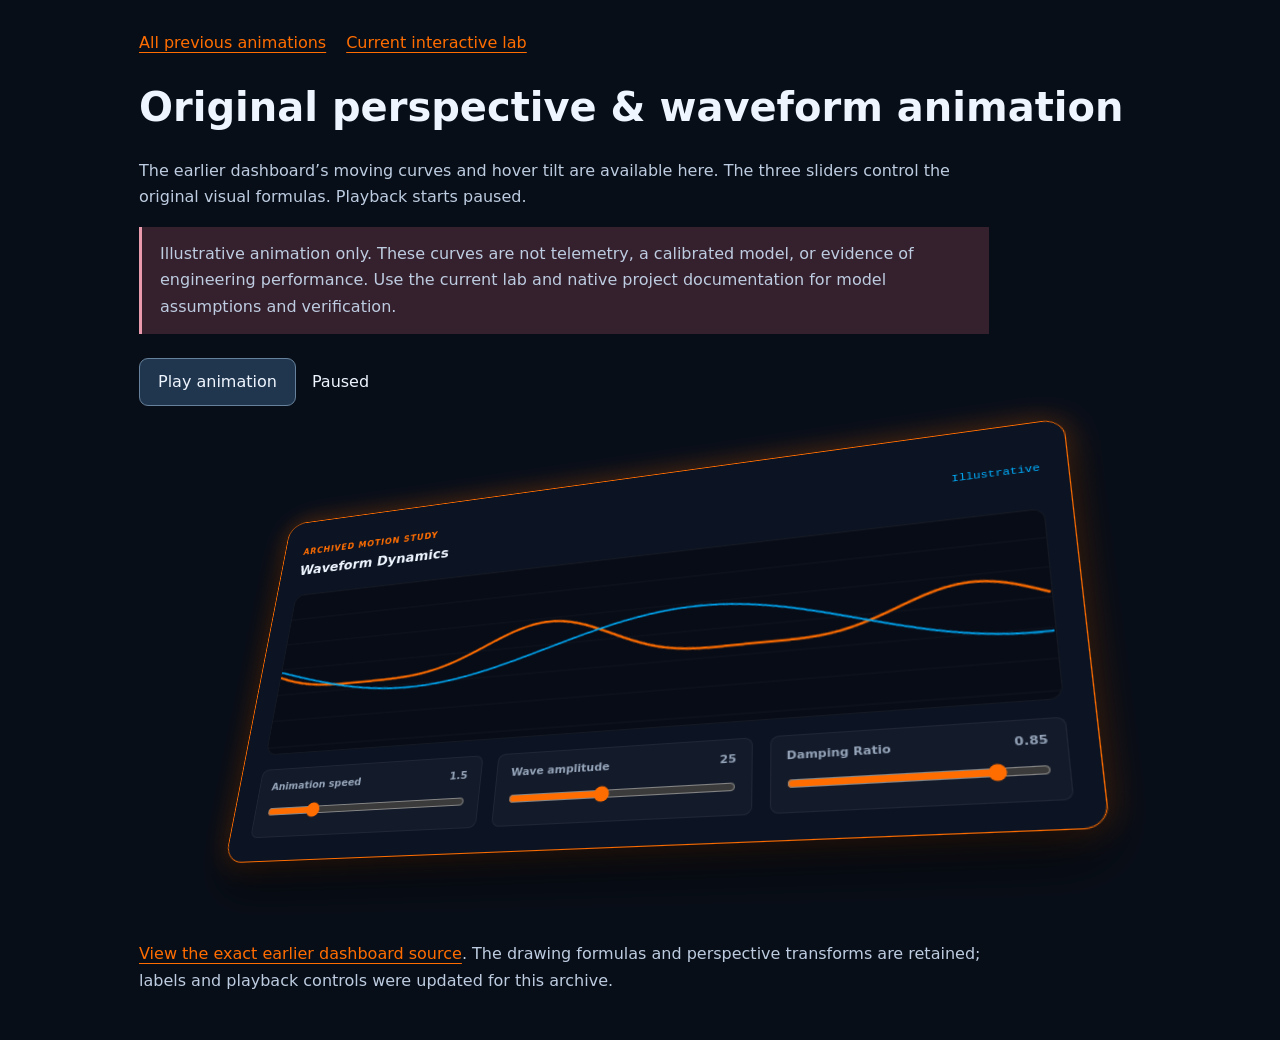
<file: docs/animations/waveform.html>
<!doctype html>
<html lang="en"><head><meta charset="utf-8"><meta name="viewport" content="width=device-width,initial-scale=1"><meta name="color-scheme" content="dark"><title>Previous waveform animation · matlab-simulink-energy-lab</title><style>:root {
      --primary: #FF6D00;
      --secondary: #00B0FF;
      --surface: #1A1412;
      --glow: rgba(255, 109, 0, 0.35);
      --bg: #060911;
      --card-bg: rgba(13, 21, 39, 0.72);
      --card-border: rgba(255, 255, 255, 0.08);
      --text-main: #F8FAFC;
      --text-muted: #94A3B8;
      --ease-out-expo: cubic-bezier(0.22, 1, 0.36, 1);
    }
.stage-perspective {
      perspective: 1200px;
      display: flex;
      justify-content: center;
      align-items: center;
    }

    .iso-stage {
      width: 100%;
      height: 320px;
      position: relative;
      transform-style: preserve-3d;
      transform: rotateX(25deg) rotateY(-18deg) rotateZ(3deg);
      transition: transform 0.6s var(--ease-out-expo);
      cursor: pointer;
    }

    .iso-stage:hover {
      transform: rotateX(18deg) rotateY(-8deg) rotateZ(1deg) scale(1.03);
    }

    .iso-card-layer {
      position: absolute;
      width: 90%;
      height: 90%;
      top: 5%;
      left: 5%;
      background: var(--card-bg);
      border: 1px solid var(--primary);
      border-radius: 20px;
      backdrop-filter: blur(16px);
      box-shadow: 0 25px 50px rgba(0, 0, 0, 0.6), 0 0 30px var(--glow);
      display: flex;
      flex-direction: column;
      padding: 24px;
      transform: translateZ(40px);
      transition: transform 0.45s var(--ease-out-expo);
    }

    .iso-stage:hover .iso-card-layer {
      transform: translateZ(65px);
    }

    .iso-header {
      display: flex;
      justify-content: space-between;
      align-items: center;
      margin-bottom: 16px;
    }

    .canvas-container {
      flex: 1;
      width: 100%;
      background: rgba(0, 0, 0, 0.35);
      border-radius: 12px;
      border: 1px solid rgba(255, 255, 255, 0.05);
      position: relative;
      overflow: hidden;
    }

    canvas {
      width: 100%;
      height: 100%;
      display: block;
    }

    /* Controls Bar */
    .simulator-controls {
      display: grid;
      grid-template-columns: repeat(3, 1fr);
      gap: 16px;
      margin-top: 16px;
    }

    .control-item {
      background: rgba(255, 255, 255, 0.03);
      padding: 10px 14px;
      border-radius: 8px;
      border: 1px solid rgba(255, 255, 255, 0.05);
    }

    .control-item label {
      display: flex;
      justify-content: space-between;
      font-size: 11px;
      font-weight: 600;
      color: var(--text-muted);
      margin-bottom: 6px;
    }

    .control-item input[type="range"] {
      width: 100%;
      accent-color: var(--primary);
      cursor: pointer;
    }


*{box-sizing:border-box}body{margin:0;background:#080e18;color:#eef5ff;font:16px/1.65 system-ui,sans-serif}main{max-width:1050px;margin:auto;padding:30px 24px}h1{font-size:clamp(27px,4vw,40px);line-height:1.2}p{color:#bdcce0;max-width:850px}a{color:var(--primary);text-underline-offset:4px}nav{display:flex;gap:20px;flex-wrap:wrap}button{font:inherit;color:#eef5ff;background:#20364e;border:1px solid #66819b;border-radius:9px;padding:10px 18px;min-height:44px;cursor:pointer}button:focus-visible,a:focus-visible,input:focus-visible{outline:3px solid var(--primary);outline-offset:4px}.playback{display:flex;gap:16px;align-items:center;margin:24px 0}.stage-perspective{margin:40px 0 55px}.iso-stage{max-width:930px;height:440px}.iso-header{gap:12px}.iso-header h4{margin:0}.canvas-container{min-height:100px}.control-item{min-width:0}.control-item label{gap:6px;flex-wrap:wrap}.control-item input{margin:0}.boundary{border-left:3px solid #e99aac;padding:14px 18px;background:#35202e}body[data-playing=false] .iso-stage,body[data-playing=false] .iso-card-layer{transition:none!important}@media(max-width:620px){main{padding:24px 16px}.iso-stage{height:540px;transform:none}.iso-stage:hover{transform:none}.iso-card-layer{padding:16px;width:100%;left:0}.simulator-controls{grid-template-columns:1fr;gap:7px}.control-item{padding:6px 10px}.stage-perspective{margin:15px 0 40px}}@media(prefers-reduced-motion:reduce){*{transition:none!important}.iso-stage,.iso-stage:hover{transform:none!important}.iso-card-layer,.iso-stage:hover .iso-card-layer{transform:none!important}}</style></head>
<body data-playing="false"><main><nav aria-label="Animation navigation"><a href="index.html">All previous animations</a><a href="../index.html">Current interactive lab</a></nav>
<h1>Original perspective &amp; waveform animation</h1><p>The earlier dashboard’s moving curves and hover tilt are available here. The three sliders control the original visual formulas. Playback starts paused.</p>
<p class="boundary">Illustrative animation only. These curves are not telemetry, a calibrated model, or evidence of engineering performance. Use the current lab and native project documentation for model assumptions and verification.</p>
<div class="playback"><button id="toggle" aria-pressed="false">Play animation</button><span id="status" role="status">Paused</span></div><div class="stage-perspective">
        <div class="iso-stage" id="isoStage" title="Hover to tilt the original perspective card">
          <div class="iso-card-layer">
            <div class="iso-header">
              <div>
                <span style="font-size:10px; font-weight:700; color:var(--primary); letter-spacing:1px;">ARCHIVED MOTION STUDY</span>
                <h4 style="font-size:16px; font-weight:800;">Waveform Dynamics</h4>
              </div>
              <span id="fpsCounter" style="font-family:monospace; font-size:11px; color:var(--secondary);">Illustrative</span>
            </div>

            <div class="canvas-container">
              <canvas id="telemetryCanvas" role="img" aria-label="Two illustrative moving waveforms; these are decorative curves, not measured data."></canvas>
            </div>

            <div class="simulator-controls">
              <div class="control-item">
                <label for="rateSlider"><span>Animation speed</span><span id="rateVal">1.5</span></label>
                <input type="range" id="rateSlider" min="0.5" max="5.0" step="0.1" value="1.5">
              </div>
              <div class="control-item">
                <label for="tempSlider"><span>Wave amplitude</span><span id="tempVal">25</span></label>
                <input type="range" id="tempSlider" min="0" max="60" step="1" value="25">
              </div>
              <div class="control-item">
                <label for="dampSlider"><span>Damping Ratio</span><span id="dampVal">0.85</span></label>
                <input type="range" id="dampSlider" min="0.1" max="1.0" step="0.05" value="0.85">
              </div>
            </div>
          </div>
        </div>
      </div>
<p><a href="https://github.com/mohammadrezwankhan/matlab-simulink-energy-lab/blob/6fed303797dff87409879b4dc3715b0a1e01c1a4/docs/index.html">View the exact earlier dashboard source</a>. The drawing formulas and perspective transforms are retained; labels and playback controls were updated for this archive.</p>
<noscript><p>JavaScript is required to play the waveform. The source link remains available.</p></noscript></main><script>const canvas = document.getElementById('telemetryCanvas');
const ctx = canvas.getContext('2d');
const rateSlider = document.getElementById('rateSlider');
const tempSlider = document.getElementById('tempSlider');
const dampSlider = document.getElementById('dampSlider');
const toggle = document.getElementById('toggle');
let phase = 0, running = false, frame = 0;
function resizeCanvas(){canvas.width=canvas.parentElement.clientWidth;canvas.height=canvas.parentElement.clientHeight;if(!running)animateTelemetry();}
function animateTelemetry(){
      ctx.clearRect(0, 0, canvas.width, canvas.height);

      const rate = parseFloat(rateSlider.value);
      const temp = parseFloat(tempSlider.value);
      const damp = parseFloat(dampSlider.value);

      if (running) phase += 0.04 * rate;

      // Draw Grid Lines
      ctx.strokeStyle = 'rgba(255, 255, 255, 0.05)';
      ctx.lineWidth = 1;
      for (let y = 0; y < canvas.height; y += 30) {
        ctx.beginPath();
        ctx.moveTo(0, y);
        ctx.lineTo(canvas.width, y);
        ctx.stroke();
      }

      // Waveform 1: Primary Response
      ctx.beginPath();
      ctx.lineWidth = 2.5;
      ctx.strokeStyle = '#FF6D00';
      for (let x = 0; x < canvas.width; x++) {
        const normX = x / canvas.width;
        const decay = Math.exp(-normX * (1 - damp) * 2);
        const y = canvas.height / 2 + Math.sin(normX * 12 + phase) * (35 * rate / 2) * decay + Math.cos(normX * 24 + phase * 1.5) * 6;
        if (x === 0) ctx.moveTo(x, y);
        else ctx.lineTo(x, y);
      }
      ctx.stroke();

      // Waveform 2: Secondary Harmonic / Thermal Lag
      ctx.beginPath();
      ctx.lineWidth = 1.8;
      ctx.strokeStyle = '#00B0FF';
      for (let x = 0; x < canvas.width; x++) {
        const normX = x / canvas.width;
        const y = canvas.height / 2 + Math.sin(normX * 8 + phase * 0.7) * (20 + temp * 0.4);
        if (x === 0) ctx.moveTo(x, y);
        else ctx.lineTo(x, y);
      }
      ctx.stroke();

      if (running) frame = requestAnimationFrame(animateTelemetry);
}
function setRunning(value){running=value;cancelAnimationFrame(frame);document.body.dataset.playing=String(value);toggle.setAttribute('aria-pressed',String(value));toggle.textContent=value?'Pause animation':'Play animation';document.getElementById('status').textContent=value?'Playing · illustrative curves':'Paused';animateTelemetry();}
toggle.addEventListener('click',()=>setRunning(!running));
for(const [control,output] of [[rateSlider,'rateVal'],[tempSlider,'tempVal'],[dampSlider,'dampVal']])control.addEventListener('input',()=>{document.getElementById(output).textContent=control.value;if(!running)animateTelemetry();});
window.addEventListener('resize',resizeCanvas);
document.addEventListener('visibilitychange',()=>{if(document.hidden)setRunning(false);});
window.matchMedia('(prefers-reduced-motion: reduce)').addEventListener('change',()=>setRunning(false));
resizeCanvas();
</script></body></html>
</file>
<file: docs/visuals/brand-uniformity/brand.css>
/* Exact energy-core palette. Presentation only; no lesson or model state. */
:root[data-avatar-brand] {
  --primary: #ff9f1c !important;
  --secondary: #ffe66d !important;
  --accent: #ff9f1c !important;
  --surface: #100b18 !important;
  --bg: #100b18;
  --panel: #231331;
  --ink: #fff6c8;
  --muted: #fff6c8c7;
  --faint: #fff6c8b3;
  --line: #5c2a72;
  --border: #5c2a7299;
  --card: #231331;
  --radius: 12px;
  --glow: transparent !important;
  --p-rgb: 255,159,28 !important;
  --s-rgb: 255,230,109 !important;
  --cyan: #ff9f1c;
  --green: #ffe66d;
  --amber: #ff9f1c;
  --violet: #fff6c8;
  --rose: #d94a4a;
  --focus: #ff9f1c;
  scrollbar-color: #5c2a72 #100b18;
}
html[data-avatar-brand] body { background: var(--bg); color: var(--ink); }
[data-avatar-brand] ::selection { background: #ff9f1c; color: #100b18; }
[data-avatar-brand] :is(input, textarea) { caret-color: var(--accent); }
[data-avatar-brand] :is(h1, h2, h3) { letter-spacing: -.025em; }
[data-avatar-brand] :is(button, a, input, select, textarea, summary):focus-visible {
  outline: 3px solid var(--focus);
  outline-offset: 4px;
}
[data-avatar-brand] a { text-underline-offset: .22em; }
[data-avatar-brand] :is(.hero-summary, .lede, .boundary p) { max-width: 72ch; }
[data-avatar-brand] :is(.metric, .stat, .revision, .source-path) { font-variant-numeric: tabular-nums; }
[data-avatar-brand] .brand-avatar { width: 46px; height: 46px; flex: 0 0 46px; display: block; }
[data-avatar-brand] .brand-icon { display: none; }
[data-avatar-brand] .mark { width: auto; height: auto; border: 0; background: transparent; box-shadow: none; color: var(--muted); font-size: 11px; }
[data-avatar-brand] :is(.native-surface-note, .surface-note, .disclosure) { border-left-width: 1px; border-radius: 10px; }
[data-avatar-brand] :is(.surface-note, .surface-note strong) { color: var(--ink); }
[data-avatar-brand] :is(.btn.primary, button.primary, .tag.active) { background: #ff9f1c; color: #100b18; border-color: #ff9f1c; box-shadow: none; }
[data-avatar-brand] :is(.btn.primary, button.primary, .tag.active):hover { background: #ffe66d; border-color: #ffe66d; }
[data-avatar-brand] .hero-art { box-shadow: none; border-radius: 12px; border: 1px solid var(--line); overflow: hidden; }
[data-avatar-brand] .hero-art > svg { display: block; width: 100%; height: auto; }
[data-avatar-brand] .hero-art :is(.flow, .float, .signal) { animation-duration: 4.8s; animation-iteration-count: 1; animation-fill-mode: both; }
[data-avatar-brand="portfolio"] .visual { background: #100b18; border-radius: 12px; height: 360px; }
[data-avatar-brand="portfolio"] .visual::before { display: none; }
[data-avatar-brand="portfolio"] .isometric { position: absolute; inset: 0; width: 100%; height: 100%; perspective: none; transform: none; z-index: 1; }
[data-avatar-brand="portfolio"] .plate { display: none; }
[data-avatar-brand="portfolio"] .champion-art { position: absolute; inset: 0; margin: auto; width: min(100%, 500px); height: 100%; display: block; }
[data-avatar-brand="portfolio"] .node { background: #231331; border-color: #5c2a72; color: #fff6c8; box-shadow: none; }
[data-avatar-brand="portfolio"] .node.one { left: 4%; top: 19%; }
[data-avatar-brand="portfolio"] .node.two { right: 2%; left: auto; top: 59%; }
[data-avatar-brand="portfolio"] .node.three { left: 8%; top: 78%; bottom: auto; color: #ffe66d; }
[data-avatar-brand="portfolio"] .visual-caption { color: var(--muted); bottom: 2px; z-index: 2; }
[data-avatar-brand="portfolio"] :is(.lesson, .metrics, .boundary) { box-shadow: none; border-color: #5c2a72; border-radius: 12px; }
[data-avatar-brand="portfolio"] .lesson { background: #231331; }
[data-avatar-brand="portfolio"] .lesson:hover { border-color: #ff9f1c; transform: none; }
[data-avatar-brand="portfolio"] .lesson.complete::after { color: #ffe66d; }
[data-avatar-brand="catalog"] .surface-nav .brand-avatar { width: 38px; height: 38px; flex-basis: 38px; }
[data-avatar-brand="catalog"] .lesson-card h3 { overflow-wrap: anywhere; }
[data-avatar-brand="catalog"] .section-banner { max-width: 960px; }
[data-avatar-brand="catalog"] .section-link { outline-offset: 4px; }
[data-avatar-brand="catalog"] .model-figure { background: var(--panel); }
[data-avatar-brand="catalog"] .model-figure img { max-height: 560px; }
@media (prefers-color-scheme: light) {
  :root[data-avatar-brand="catalog"] {
    --bg: #fff6c8; --panel: #fff6c8; --ink: #231331; --muted: #5c2a72;
    --line: #5c2a7273; --accent: #5c2a72 !important; --cyan: #5c2a72;
    --green: #5c2a72; --amber: #5c2a72; --violet: #5c2a72; --rose: #5c2a72; --focus: #5c2a72;
    scrollbar-color: #5c2a72 #fff6c8;
  }
}
@media (max-width: 800px) {
  [data-avatar-brand] .topbar { flex-wrap: wrap; }
  [data-avatar-brand] .topnav { gap: 14px; flex-wrap: wrap; padding-bottom: 12px; }
  [data-avatar-brand] .brand-avatar { width: 40px; height: 40px; flex-basis: 40px; }
  [data-avatar-brand="portfolio"] .visual { height: 300px; }
  [data-avatar-brand="portfolio"] .toplinks { flex-wrap: wrap; }
  [data-avatar-brand="portfolio"] .node { font-size: 11px; padding: 6px 8px; }
  [data-avatar-brand="portfolio"] .node.one { left: 1%; top: 13%; }
  [data-avatar-brand="portfolio"] .node.two { right: 0; top: 57%; }
  [data-avatar-brand="portfolio"] .node.three { left: 0; top: 79%; }
}
@media (prefers-reduced-motion: reduce) {
  [data-avatar-brand] *, [data-avatar-brand] *::before, [data-avatar-brand] *::after { animation: none !important; scroll-behavior: auto !important; }
}
body[data-motion="off"] .champion-art * { animation: none !important; }
@media print {
  [data-avatar-brand] .champion-art, [data-avatar-brand] .brand-avatar { display: none; }
  html[data-avatar-brand] body { color: #100b18; background: white; }
  [data-avatar-brand="portfolio"] :is(.lesson, .metrics, .boundary) {
    background: white;
    border-color: #5c2a72;
    color: #100b18;
    --ink: #100b18;
    --muted: #231331;
    --faint: #231331;
  }
  [data-avatar-brand="portfolio"] :is(.lesson, .metrics, .boundary) * { color: #100b18; }
  [data-avatar-brand="portfolio"] :is(.lesson, .metrics, .boundary) a { color: #5c2a72; text-decoration: underline; }
  [data-avatar-brand="portfolio"] .lesson.complete::after { color: #5c2a72; }
}
</file>
<file: docs/animations/gallery.css>
:root{color-scheme:dark;--bg:#080e18;--panel:#101b2a;--ink:#eef5ff;--muted:#b6c4d7;--line:#33465d;--accent:#70e6d0;font:16px/1.65 system-ui,-apple-system,Segoe UI,sans-serif;background:var(--bg);color:var(--ink)}
*{box-sizing:border-box}body{margin:0;background:radial-gradient(ellipse at 95% 0,#18384a55,transparent 55%)}a{color:var(--accent);text-underline-offset:4px}a:hover{color:#fff}button,a{touch-action:manipulation}button:focus-visible,a:focus-visible,summary:focus-visible{outline:3px solid var(--accent);outline-offset:5px}button{font:inherit;cursor:pointer;color:var(--ink);background:#193349;border:1px solid #54718c;border-radius:9px;min-height:44px;padding:9px 15px}button:hover{background:#244863}main,header,footer{width:min(1180px,calc(100% - 44px));margin:auto}header{padding:25px 0;border-bottom:1px solid var(--line)}nav{display:flex;gap:12px 24px;flex-wrap:wrap;font-size:14px}.eyebrow{color:var(--accent);font:600 12px/1.5 ui-monospace,monospace;letter-spacing:.13em;text-transform:uppercase;margin:0 0 15px}.intro{padding:56px 0 34px;max-width:850px}h1{font-size:clamp(32px,5vw,58px);line-height:1.1;letter-spacing:-.045em;margin:0 0 23px}h2{font-size:23px;line-height:1.3;margin:0 0 12px}h3{font-size:17px;line-height:1.4}p{margin:0 0 17px}.intro p,.card p,footer{color:var(--muted)}.intro .repo{overflow-wrap:anywhere;font:13px/1.6 ui-monospace,monospace;color:var(--accent)}.current{display:flex;align-items:center;gap:16px 32px;flex-wrap:wrap;border:1px solid #368878;background:#102921;border-radius:14px;padding:21px 25px;margin-bottom:28px}.current p{margin:0;flex:1;min-width:200px}.current strong{display:block;color:#b5f4d6}.grid{display:grid;grid-template-columns:repeat(2,minmax(0,1fr));gap:22px}.card{min-width:0;border:1px solid var(--line);border-radius:18px;background:linear-gradient(145deg,#16253a,#0d1725);padding:25px;overflow:hidden}.badge{font:600 11px/1.5 ui-monospace,monospace;letter-spacing:.1em;color:#bacdff;text-transform:uppercase;display:block;margin-bottom:13px}.preview{aspect-ratio:16/9;border:1px solid #34465c;background:radial-gradient(ellipse at center,#223d56,#080f19);border-radius:12px;display:grid;place-items:center;margin:20px 0;overflow:hidden}.preview img{display:block;width:100%;height:100%;object-fit:contain}.preview span{padding:22px;color:#b8cadd;text-align:center}.actions{display:flex;align-items:center;gap:12px 20px;flex-wrap:wrap}.actions a{font-size:14px}.source{margin-top:20px;font-size:12px;color:var(--muted);overflow-wrap:anywhere}.source summary{cursor:pointer;padding:5px 0}.source ul{padding-left:20px}.source li{margin:7px 0}.native{margin-top:32px}.native li{margin:15px 0}.native small{display:block;color:var(--muted);margin-top:3px}.scope{border-left:3px solid #e99aac;padding:14px 20px;background:#35202e;margin:30px 0;border-radius:0 10px 10px 0;font-size:14px}.portfolio{margin:32px 0;padding:23px;border:1px solid var(--line);border-radius:14px}.portfolio summary{cursor:pointer;font-weight:650}.portfolio ul{columns:2;padding-left:20px}.portfolio li{break-inside:avoid;margin:8px 0;overflow-wrap:anywhere}footer{border-top:1px solid var(--line);padding:26px 0 38px;font-size:12px}video{width:100%;max-height:380px;background:#060b12;border-radius:10px}code{overflow-wrap:anywhere}noscript p{padding:18px;background:#35202e}.motion-note{font-size:13px;color:var(--muted);margin:18px 0}.card:target{outline:2px solid var(--accent);outline-offset:5px}
@media(max-width:720px){main,header,footer{width:calc(100% - 32px)}.grid{grid-template-columns:1fr}.intro{padding-top:36px}.card{padding:21px}.portfolio ul{columns:1}.current{padding:20px}.actions{align-items:flex-start}}
@media(prefers-reduced-motion:reduce){*,*:before,*:after{animation:none!important;transition:none!important;scroll-behavior:auto!important}}
</file>
